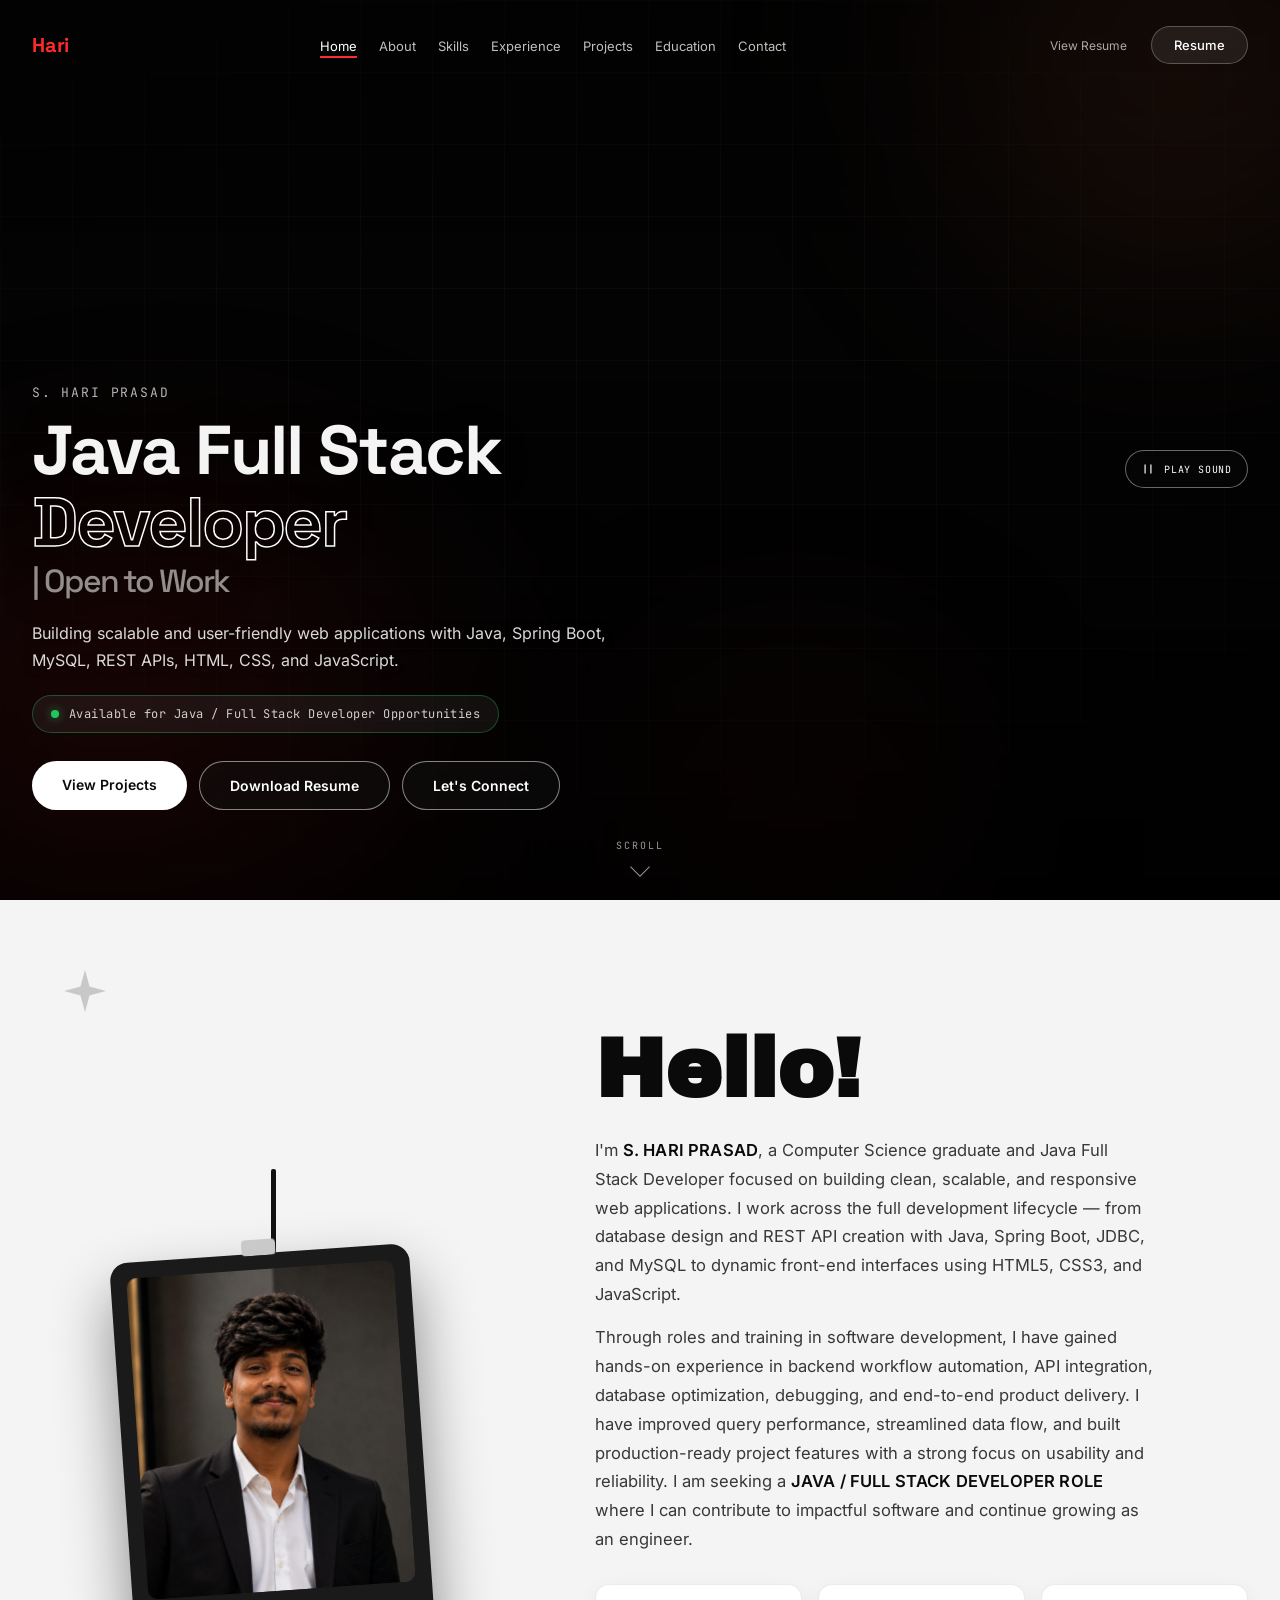
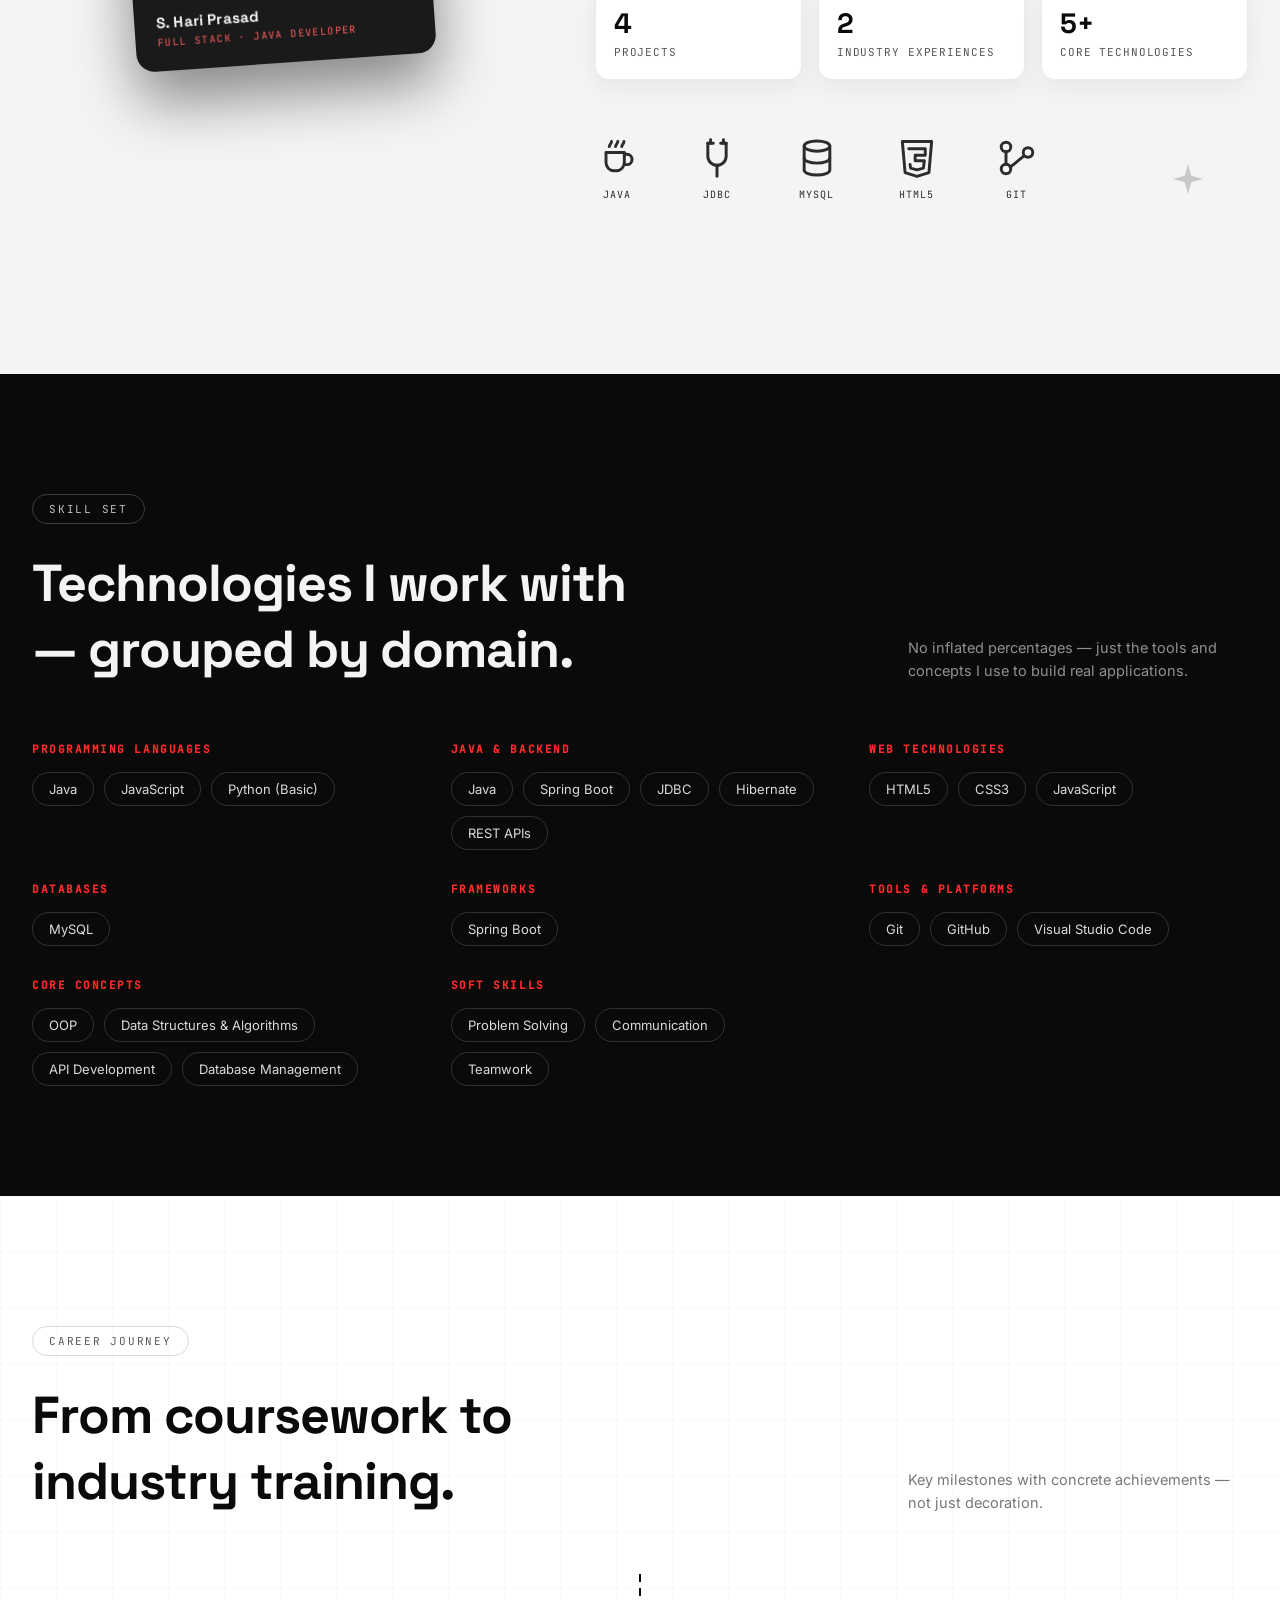
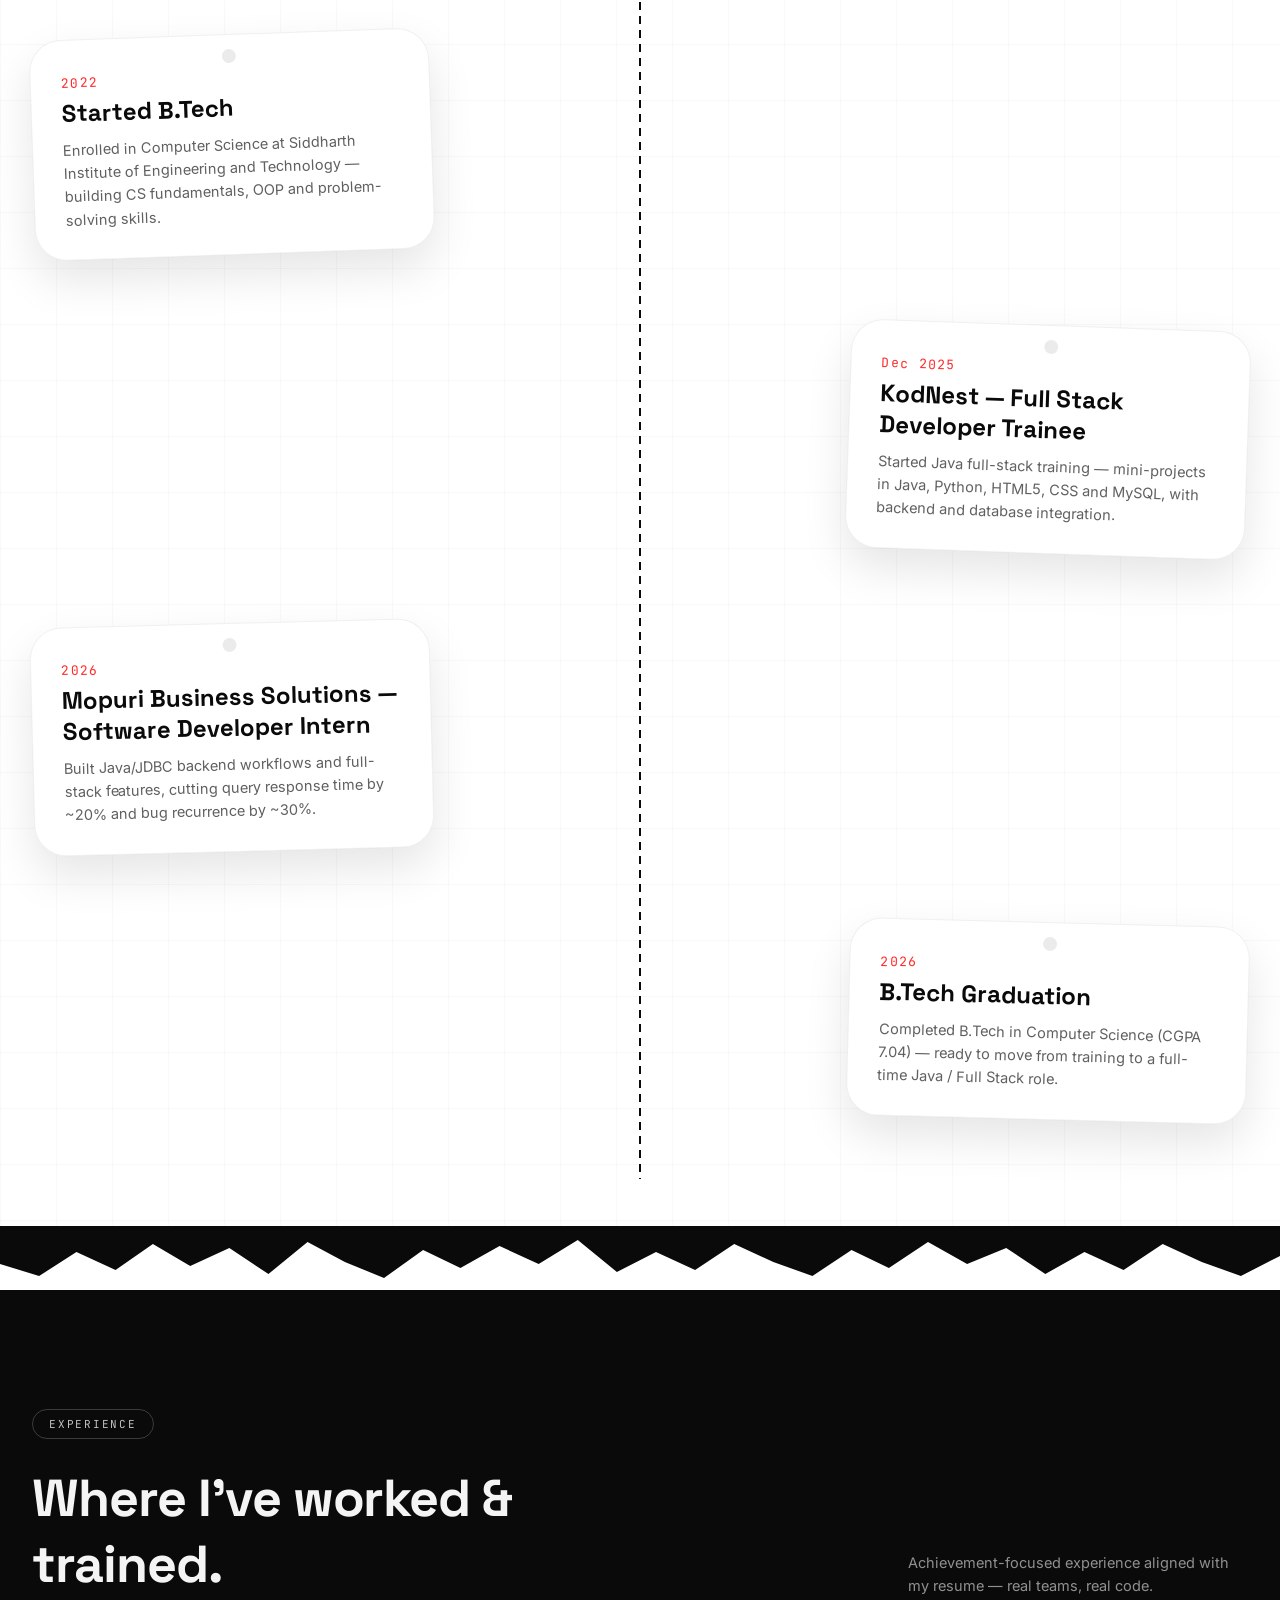
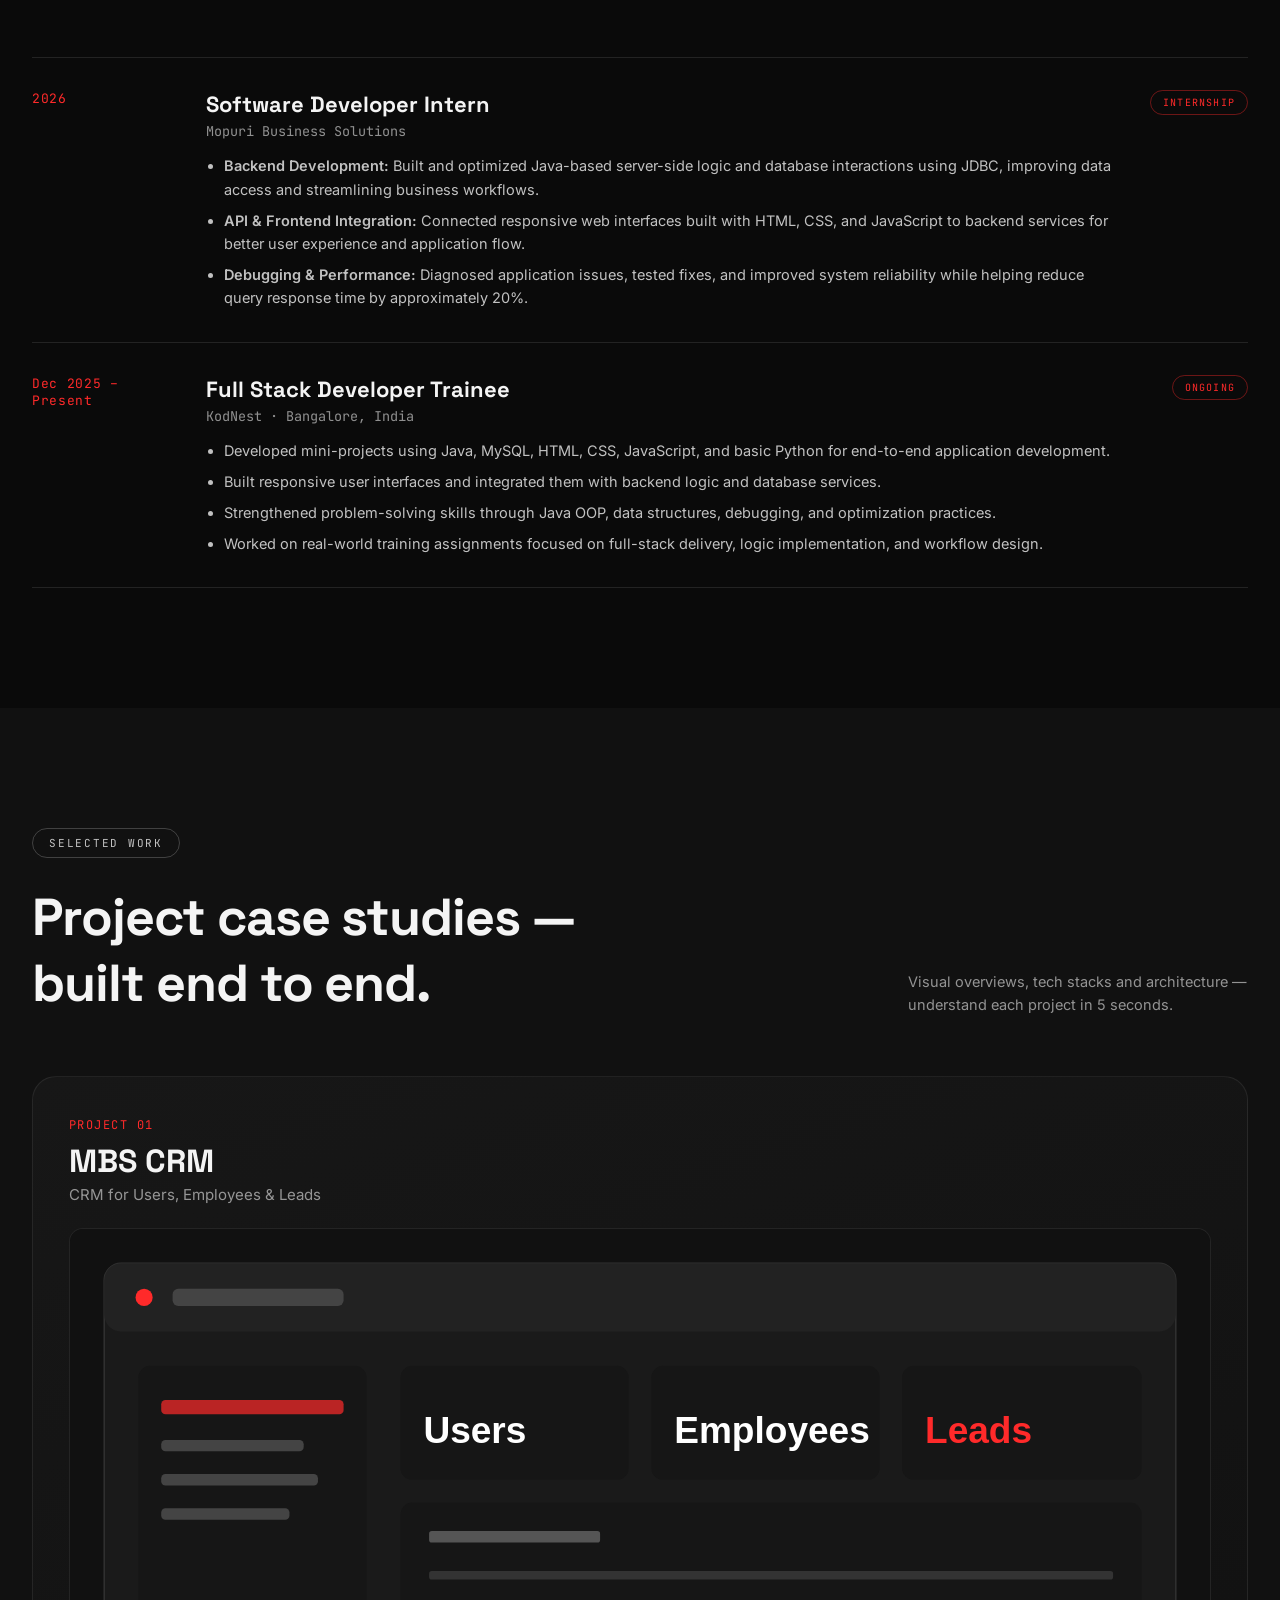
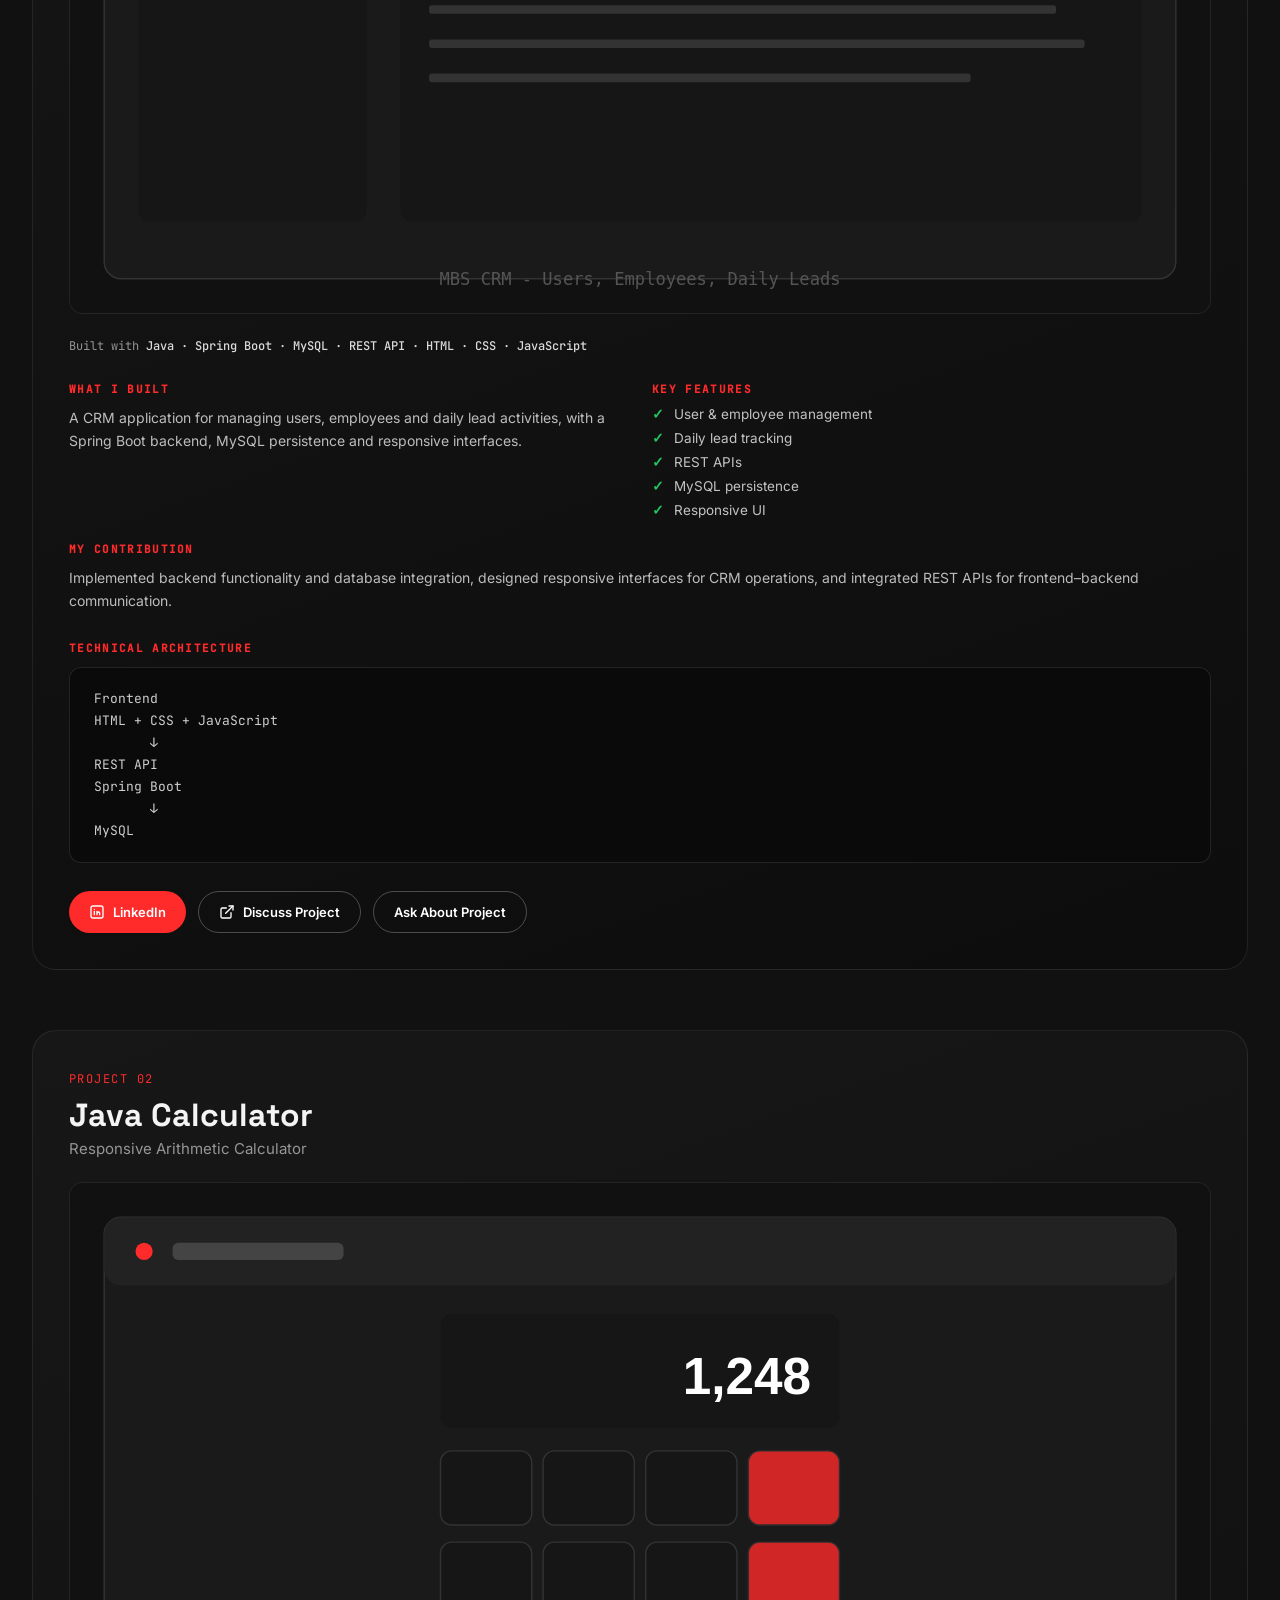
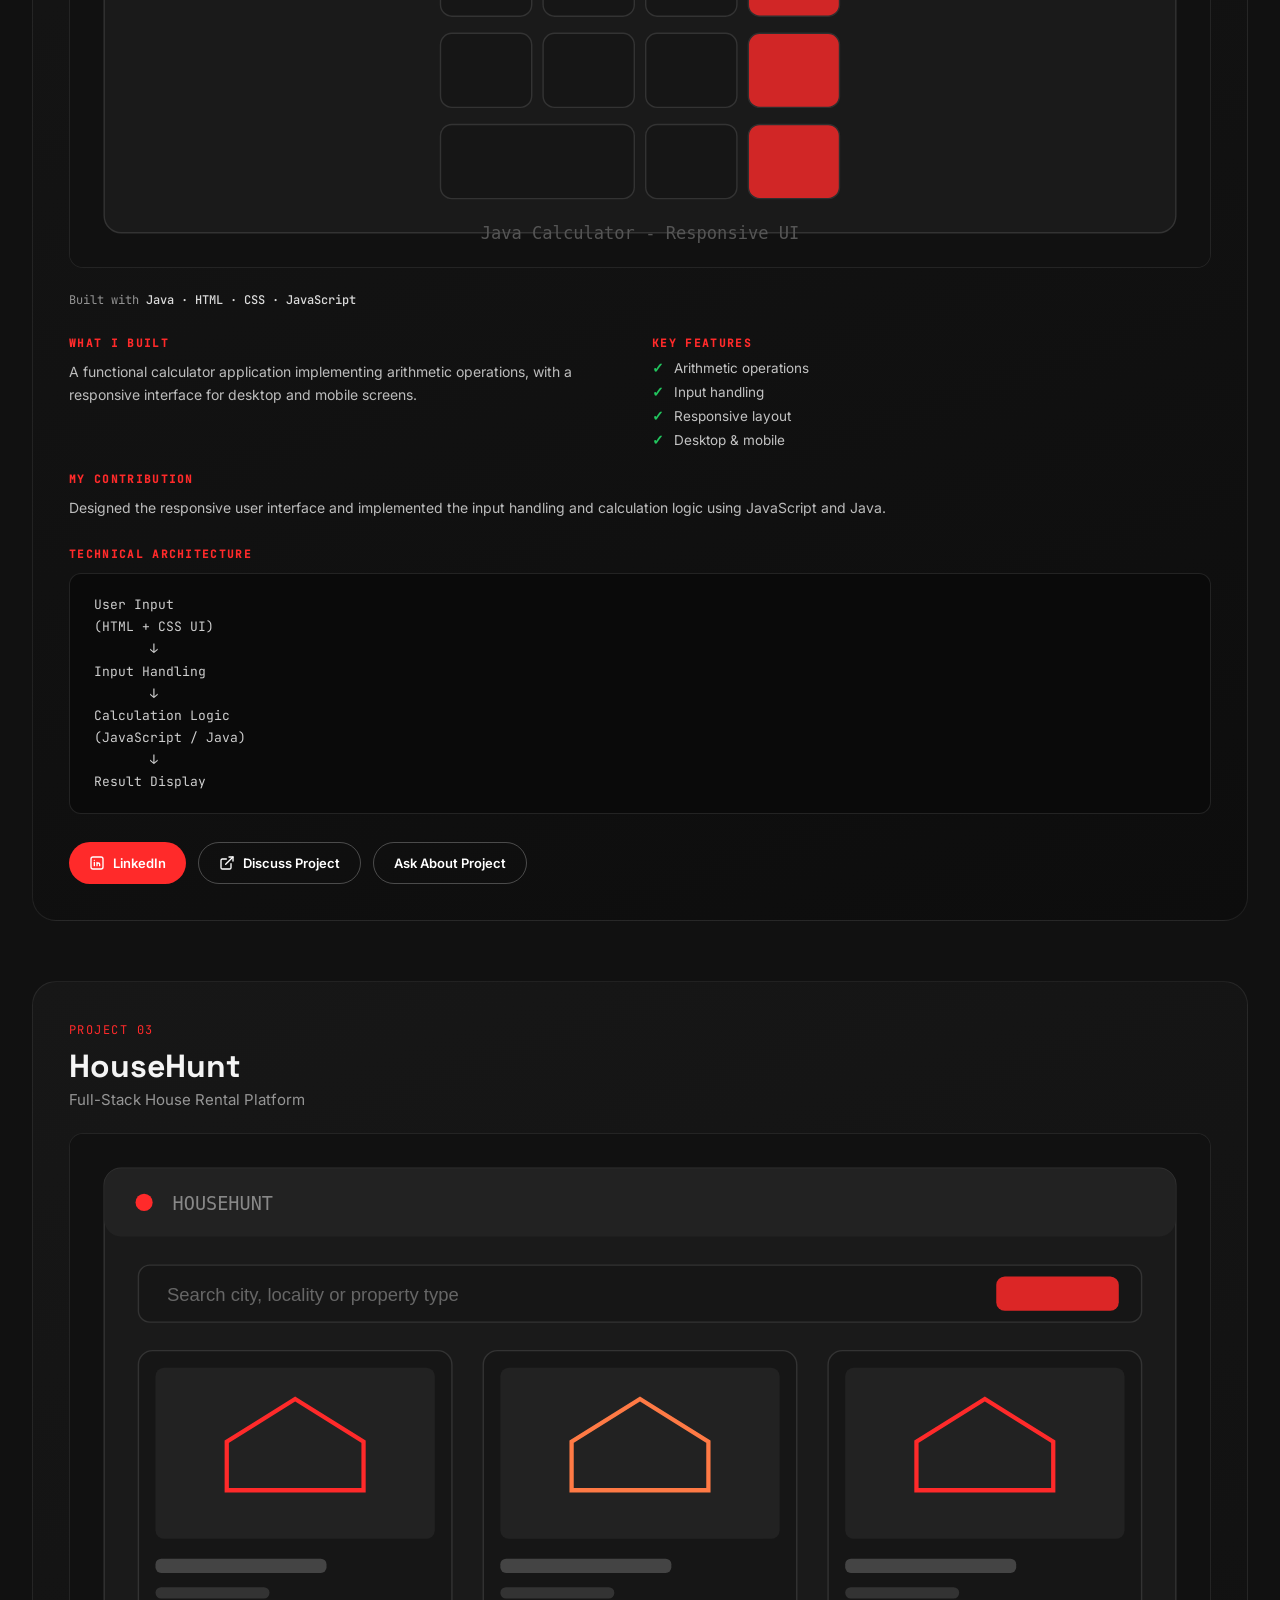
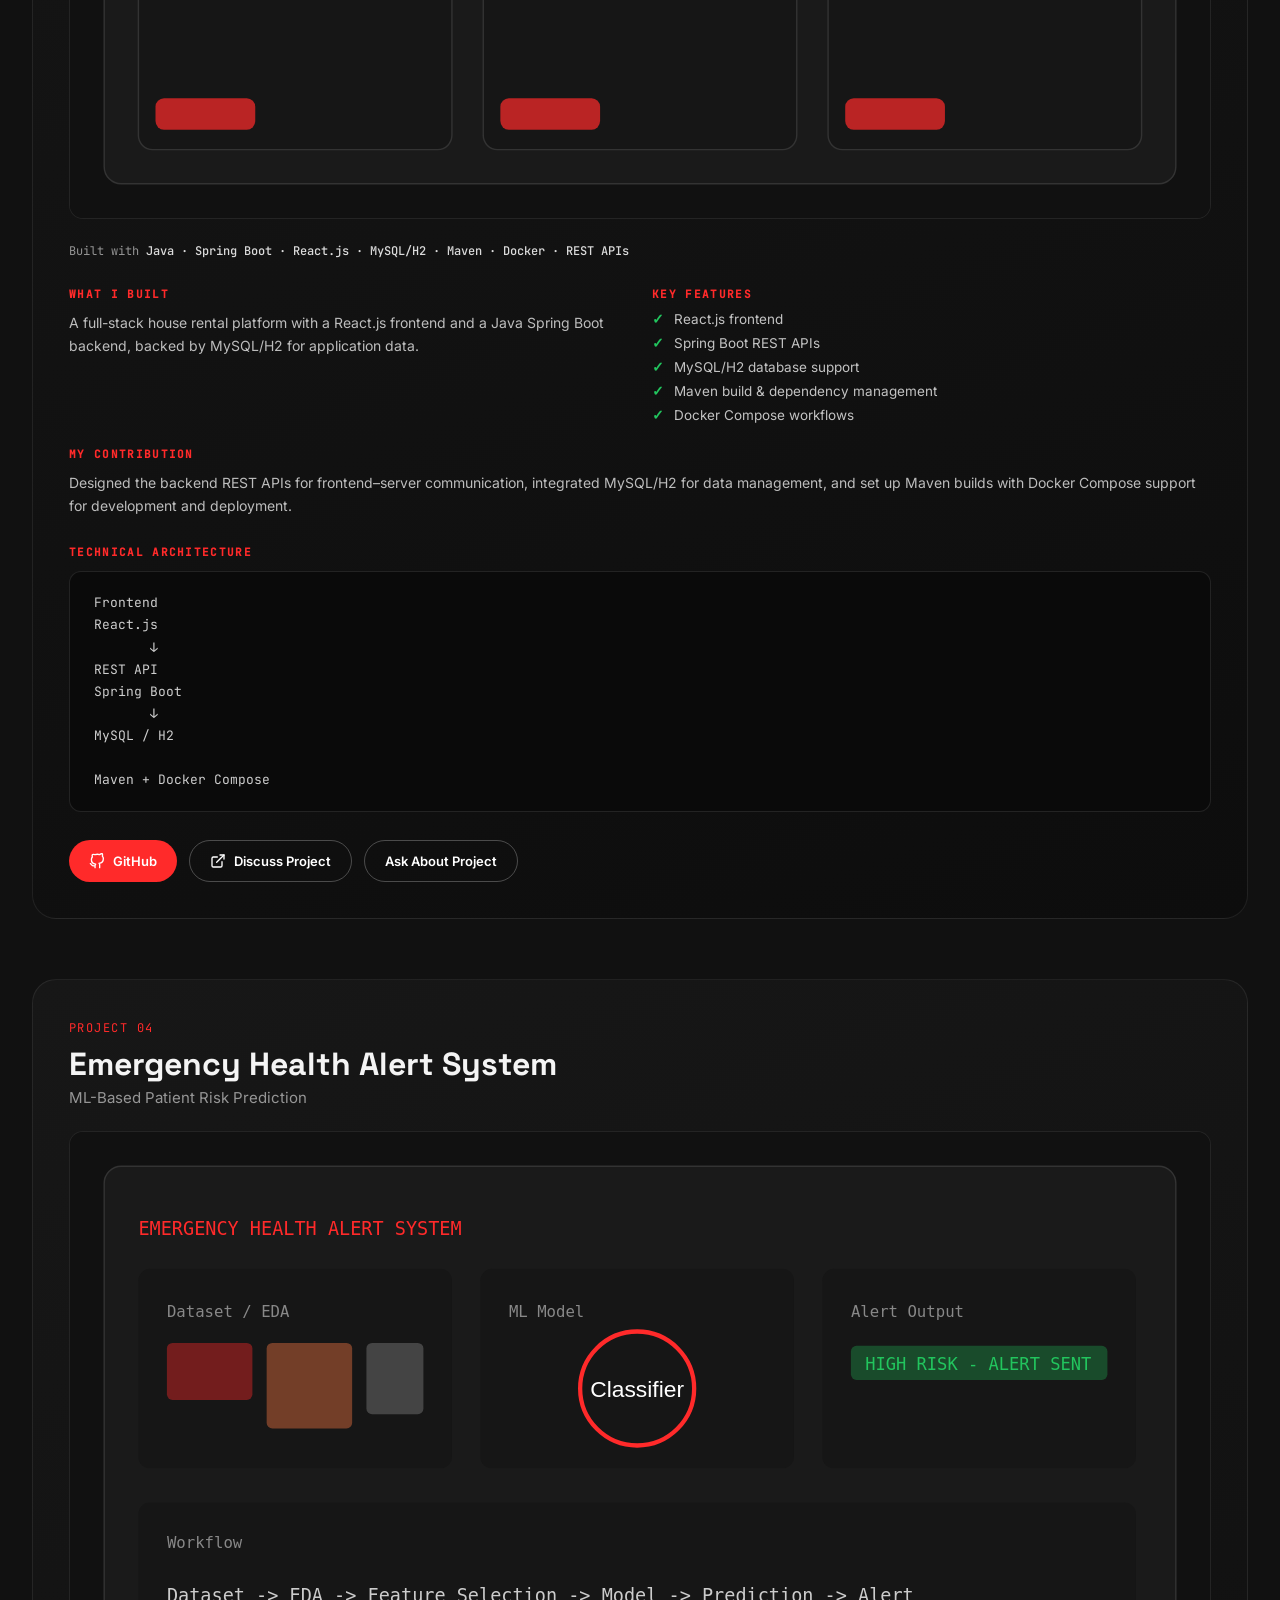
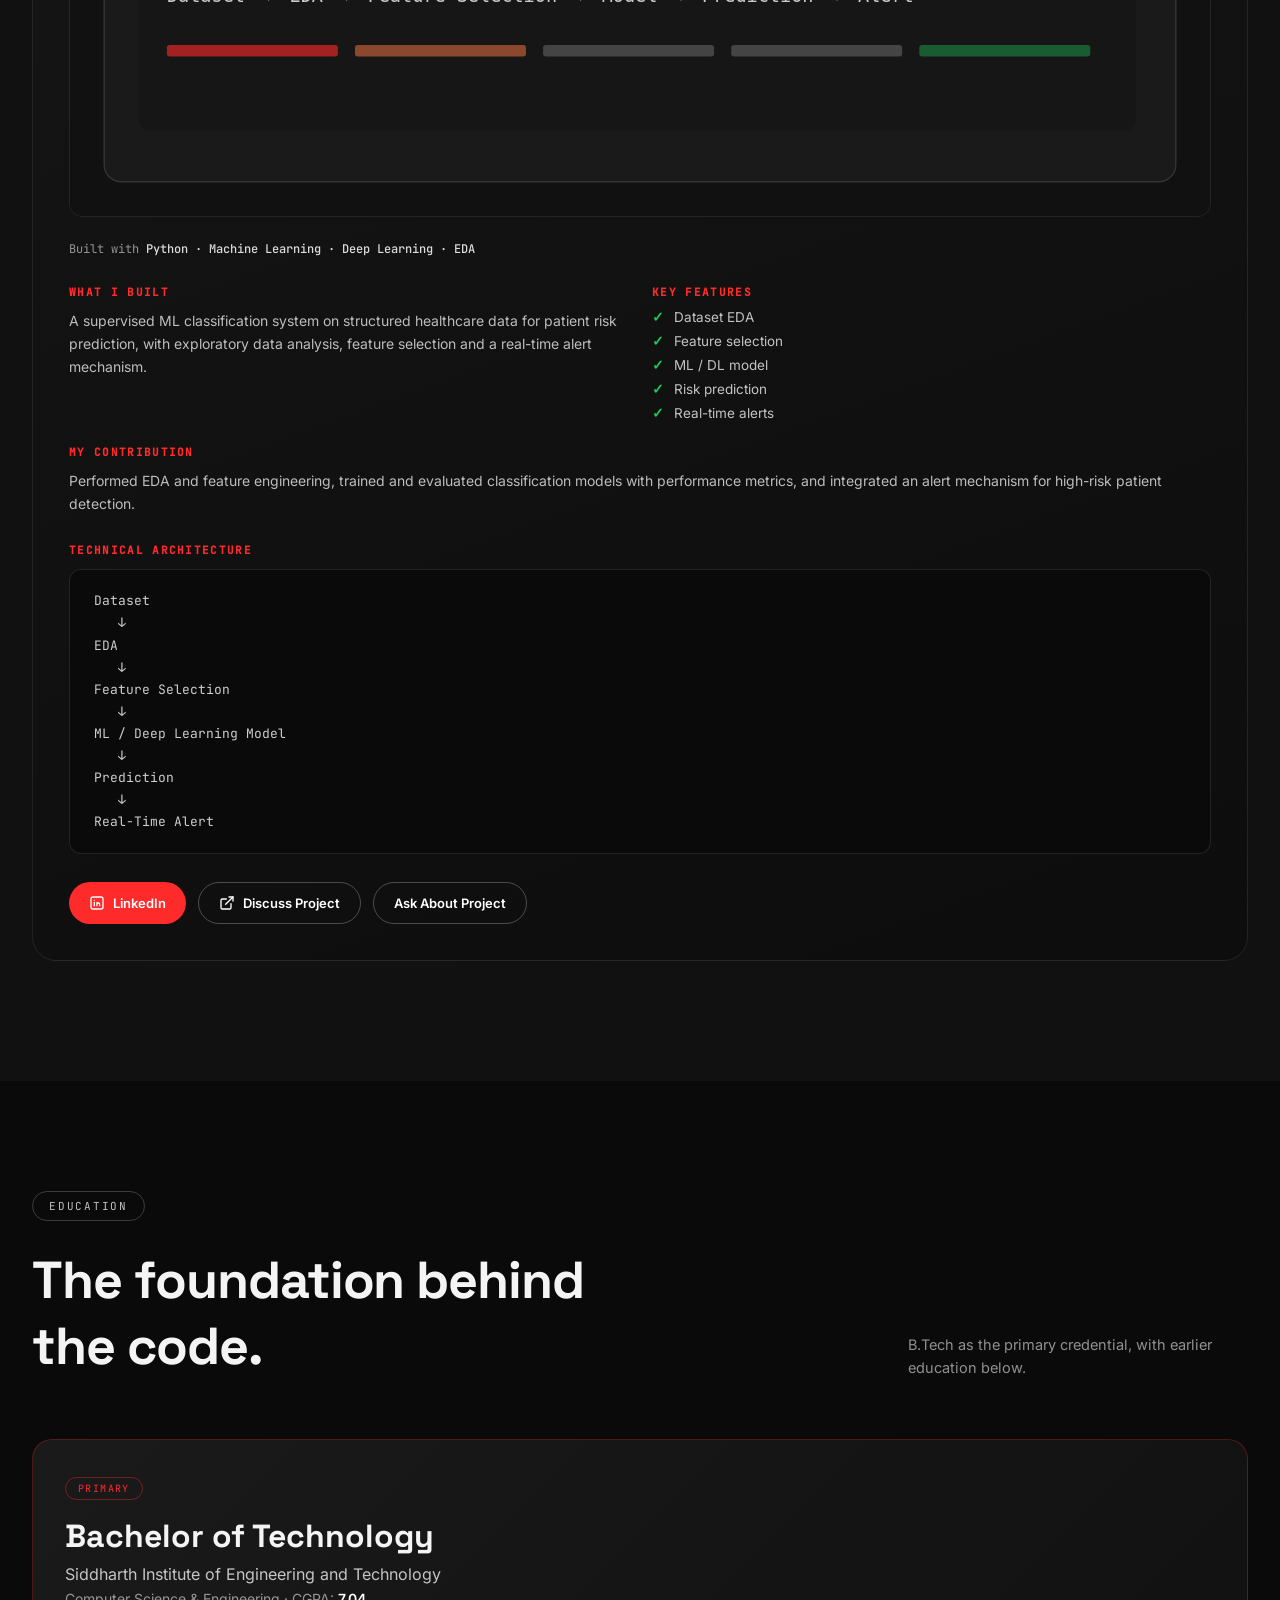
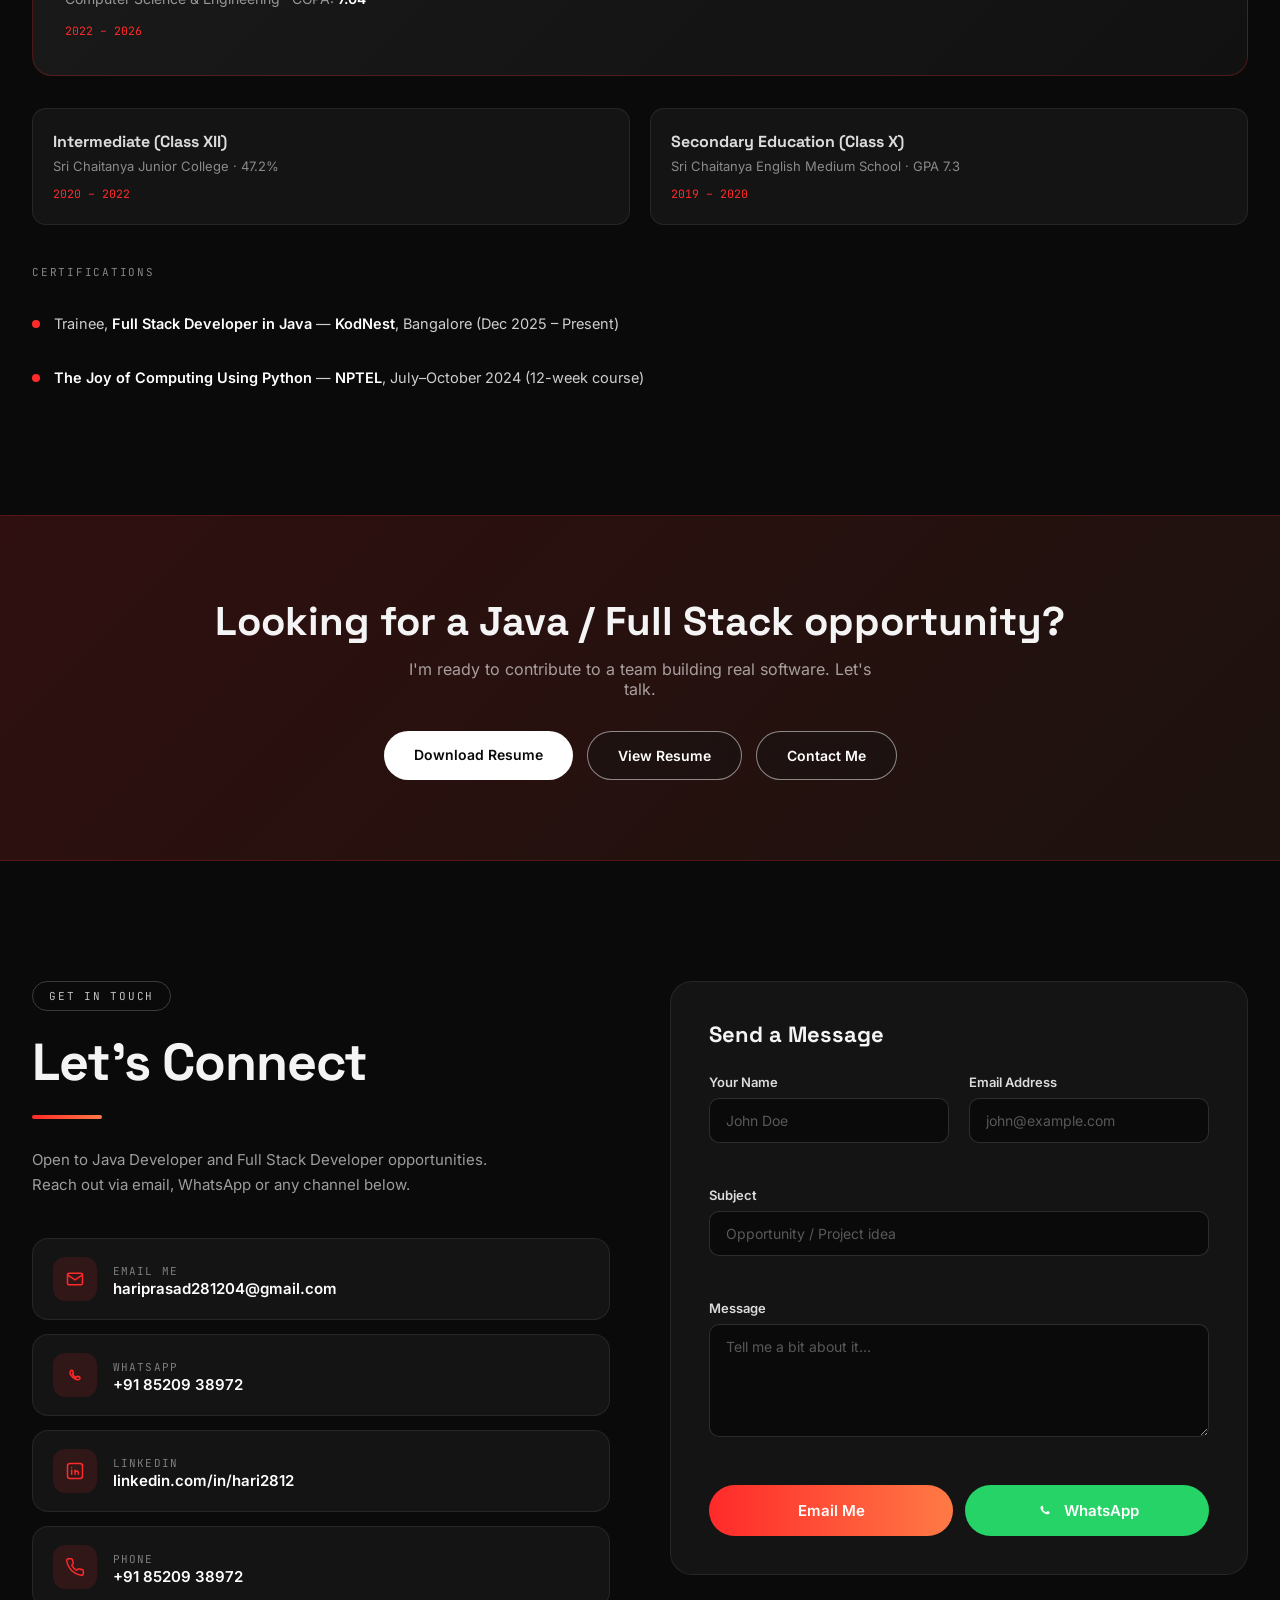
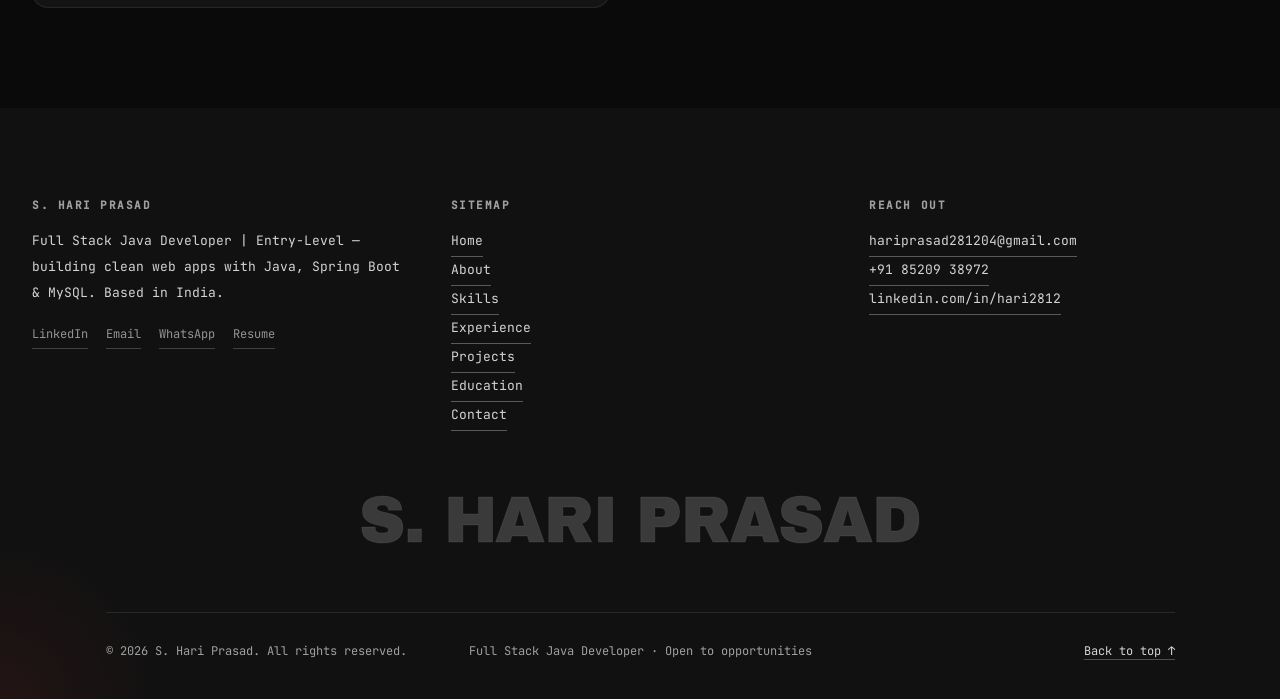
<file: index.html>
<!DOCTYPE html>
<html lang="en">
<head>
<meta charset="UTF-8">
<meta name="viewport" content="width=device-width, initial-scale=1.0">
<title>S. Hari Prasad — Java Full Stack Developer | Open to Opportunities</title>
<meta name="description" content="Portfolio of S. Hari Prasad — Java Full Stack Developer focused on building responsive web applications, REST APIs, and database-driven systems with Java, Spring Boot, MySQL, JDBC, HTML, CSS, and JavaScript.">
<meta name="keywords" content="Java Full Stack Developer, Full Stack Java Developer, Java Developer, Spring Boot, Hibernate, JDBC, MySQL, REST APIs, HTML, CSS, JavaScript, portfolio, Bangalore">
<meta name="author" content="S. Hari Prasad">
<meta name="theme-color" content="#0A0A0A">
<link rel="canonical" href="https://hariprasad.dev/">
<meta property="og:type" content="website">
<meta property="og:title" content="S. Hari Prasad — Full Stack Java Developer">
<meta property="og:description" content="Building responsive web applications and backend systems using Java, Spring Boot, MySQL, REST APIs, HTML, CSS and JavaScript. Open to Full Stack / Java Developer opportunities.">
<meta property="og:image" content="assets/og-image.svg">
<meta property="og:url" content="https://hariprasad.dev/">
<meta name="twitter:card" content="summary_large_image">
<meta name="twitter:title" content="S. Hari Prasad — Full Stack Java Developer">
<meta name="twitter:description" content="Java, SQL, REST APIs, HTML, CSS & JavaScript. Open to Full Stack / Java Developer opportunities.">
<meta name="twitter:image" content="assets/og-image.svg">
<link rel="icon" href="data:image/svg+xml,%3Csvg xmlns='http://www.w3.org/2000/svg' viewBox='0 0 64 64'%3E%3Crect width='64' height='64' rx='14' fill='%23FF2A2A'/%3E%3Ctext x='32' y='45' font-family='Arial Black,Arial' font-size='34' font-weight='900' fill='white' text-anchor='middle'%3EH%3C/text%3E%3C/svg%3E">
<link rel="preload" href="assets/fonts/f17.woff2" as="font" type="font/woff2" crossorigin>
<link rel="stylesheet" href="assets/fonts/fonts.css">
<link rel="stylesheet" href="styles.css">
<script type="application/ld+json">
{
  "@context": "https://schema.org",
  "@type": "Person",
  "name": "S. Hari Prasad",
  "jobTitle": "Full Stack Java Developer",
  "url": "https://hariprasad.dev/",
  "email": "hariprasad281204@gmail.com",
  "telephone": "+918520938972",
  "sameAs": [
    "https://www.linkedin.com/in/hari2812/"
  ],
  "knowsAbout": ["Java", "Spring Boot", "Hibernate", "JDBC", "MySQL", "REST APIs", "HTML", "CSS", "JavaScript", "Git"],
  "alumniOf": {
    "@type": "CollegeOrUniversity",
    "name": "Siddharth Institute of Engineering and Technology"
  }
}
</script>
</head>
<body>

<!-- ================= PRELOADER ================= -->
<div id="preloader" aria-hidden="true">
  <div class="preload-textwrap">
    <span class="preload-ghost">Hari Prasad</span>
    <span class="preload-fill">Hari Prasad</span>
  </div>
</div>

<!-- ================= NAVBAR ================= -->
<header id="navbar">
  <nav class="container nav-inner">
    <a href="#hero" class="nav-logo">Hari</a>
    <ul class="nav-menu">
      <li><a href="#hero" data-nav="hero">Home</a></li>
      <li><a href="#about" data-nav="about">About</a></li>
      <li><a href="#skills" data-nav="skills">Skills</a></li>
      <li><a href="#experience" data-nav="experience">Experience</a></li>
      <li><a href="#projects" data-nav="projects">Projects</a></li>
      <li><a href="#education" data-nav="education">Education</a></li>
      <li><a href="#contact" data-nav="contact">Contact</a></li>
    </ul>
    <div class="nav-actions">
      <a href="assets/Hari_Prasad_Resume.pdf" class="nav-resume-view" target="_blank" rel="noopener">View Resume</a>
      <a href="assets/Hari_Prasad_Resume.pdf" class="hire-btn" download="Hari_Prasad_Resume.pdf">Resume</a>
    </div>
    <button class="nav-burger" id="burgerBtn" aria-label="Open menu" aria-expanded="false">
      <span></span><span></span><span></span>
    </button>
  </nav>
</header>

<div id="mobile-panel" aria-hidden="true">
  <button class="close-btn" id="closeBurger" aria-label="Close menu">&times;</button>
  <ul>
    <li><a href="#hero" data-nav="hero">Home</a></li>
    <li><a href="#about" data-nav="about">About</a></li>
    <li><a href="#skills" data-nav="skills">Skills</a></li>
    <li><a href="#experience" data-nav="experience">Experience</a></li>
    <li><a href="#projects" data-nav="projects">Projects</a></li>
    <li><a href="#education" data-nav="education">Education</a></li>
    <li><a href="#contact" data-nav="contact">Contact</a></li>
    <li><a href="assets/Hari_Prasad_Resume.pdf" target="_blank" rel="noopener">View Resume</a></li>
    <li><a href="assets/Hari_Prasad_Resume.pdf" download="Hari_Prasad_Resume.pdf">Download Resume</a></li>
  </ul>
</div>

<!-- ================= HERO ================= -->
<section id="hero">
  <div class="hero-bg" aria-hidden="true">
    <video class="hero-video" autoplay muted loop playsinline preload="auto" aria-hidden="true">
      <source src="uploads/combined_video.mp4" type="video/mp4">
    </video>
    <div class="hero-orb orb-1"></div>
    <div class="hero-orb orb-2"></div>
    <div class="hero-orb orb-3"></div>
    <div class="hero-grid-bg"></div>
    <div class="hero-scan"></div>
  </div>
  <div class="hero-overlay"></div>
  <button class="hero-video-toggle" id="hero-video-toggle" type="button" aria-label="Play video with sound" aria-pressed="false">
    <svg class="video-icon video-icon-play" viewBox="0 0 24 24" aria-hidden="true"><path d="m8 5 11 7-11 7Z"/></svg>
    <svg class="video-icon video-icon-pause" viewBox="0 0 24 24" aria-hidden="true"><path d="M7 5v14M17 5v14"/></svg>
    <span>Play video</span>
  </button>

  <div class="hero-content container">
    <p class="hero-name">S. Hari Prasad</p>
    <h1 class="hero-heading">
      <span class="line">Java Full Stack</span>
      <span class="line outline-text">Developer</span>
      <span class="line hero-role-sub">| Open to Work</span>
    </h1>
    <p class="hero-sub">
      Building scalable and user-friendly web applications with Java, Spring Boot,
      MySQL, REST APIs, HTML, CSS, and JavaScript.
    </p>
    <div class="hero-status" role="status">
      <span class="status-dot" aria-hidden="true"></span>
      Available for Java / Full Stack Developer Opportunities
    </div>
    <div class="hero-btns">
      <a href="#projects" class="btn-primary magnetic-btn">View Projects</a>
      <a href="assets/Hari_Prasad_Resume.pdf" class="btn-secondary magnetic-btn" download="Hari_Prasad_Resume.pdf">Download Resume</a>
      <a href="#contact" class="btn-secondary magnetic-btn">Let's Connect</a>
    </div>
  </div>

  <div class="scroll-indicator" aria-hidden="true">
    <span>SCROLL</span>
    <div class="scroll-arrow"></div>
  </div>
</section>

<!-- ================= ABOUT ================= -->
<section id="about">
  <svg class="star-deco" style="top:70px; left:5%; width:42px; height:42px;" viewBox="0 0 24 24" fill="currentColor" aria-hidden="true"><path d="M12 0l2.6 9.4L24 12l-9.4 2.6L12 24l-2.6-9.4L0 12l9.4-2.6z"/></svg>
  <svg class="star-deco" style="bottom:180px; right:6%; width:30px; height:30px; animation-delay:1.2s;" viewBox="0 0 24 24" fill="currentColor" aria-hidden="true"><path d="M12 0l2.6 9.4L24 12l-9.4 2.6L12 24l-2.6-9.4L0 12l9.4-2.6z"/></svg>

  <div class="container">
    <div class="about-grid">
      <div class="badge-wrap reveal">
        <div class="lanyard"></div>
        <div class="badge-card tilt-card">
          <div class="badge-clip"></div>
          <div class="badge-photo">
            <img src="assets/profile.jpg" alt="S. Hari Prasad — Full Stack Java Developer" loading="eager" width="268" height="322">
          </div>
          <div class="badge-info">
            <div class="b-name">S. Hari Prasad</div>
            <div class="b-role">Full Stack · Java Developer</div>
          </div>
        </div>
      </div>

      <div class="about-copy reveal">
        <h2>Hello!</h2>
        <p>
          I'm <strong>S. Hari Prasad</strong>, a Computer Science graduate and Java Full Stack
          Developer focused on building clean, scalable, and responsive web applications. I work
          across the full development lifecycle &mdash; from database design and REST API creation
          with Java, Spring Boot, JDBC, and MySQL to dynamic front-end interfaces using HTML5,
          CSS3, and JavaScript.
        </p>
        <p>
          Through roles and training in software development, I have gained hands-on experience in
          backend workflow automation, API integration, database optimization, debugging, and
          end-to-end product delivery. I have improved query performance, streamlined data flow,
          and built production-ready project features with a strong focus on usability and reliability.
          I am seeking a <strong>Java / Full Stack Developer role</strong> where I can contribute to
          impactful software and continue growing as an engineer.
        </p>
        <div class="stat-cards">
          <div class="stat-card">
            <span class="stat-num">4</span>
            <span class="stat-label">Projects</span>
          </div>
          <div class="stat-card">
            <span class="stat-num">2</span>
            <span class="stat-label">Industry Experiences</span>
          </div>
          <div class="stat-card">
            <span class="stat-num">5+</span>
            <span class="stat-label">Core Technologies</span>
          </div>
        </div>
        <div class="tech-row">
          <div class="tlogo">
            <svg viewBox="0 0 24 24" aria-hidden="true"><path d="M6 9h10v5.5A4.5 4.5 0 0 1 11.5 19h-1A4.5 4.5 0 0 1 6 14.5Z"/><path d="M16 10h1.4a2.8 2.8 0 0 1 0 5.6H16"/><path d="M9 3c0 1.2-1.2 1.6-1.2 2.8M12.4 3c0 1.2-1.2 1.6-1.2 2.8M15.8 3c0 1.2-1.2 1.6-1.2 2.8"/></svg>
            <span>JAVA</span>
          </div>
          <div class="tlogo">
            <svg viewBox="0 0 24 24" aria-hidden="true"><path d="M7 4v7a5 5 0 0 0 10 0V4"/><path d="M7 4h3M14 4h3"/><path d="M8.5 2v2M15.5 2v2"/><path d="M12 16v6"/></svg>
            <span>JDBC</span>
          </div>
          <div class="tlogo">
            <svg viewBox="0 0 24 24" aria-hidden="true"><ellipse cx="12" cy="5.5" rx="7" ry="2.8"/><path d="M5 5.5V12c0 1.6 3.1 2.8 7 2.8s7-1.2 7-2.8V5.5"/><path d="M5 12v6.5c0 1.6 3.1 2.8 7 2.8s7-1.2 7-2.8V12"/></svg>
            <span>MYSQL</span>
          </div>
          <div class="tlogo">
            <svg viewBox="0 0 24 24" aria-hidden="true"><path d="M4 3h16l-1.5 17L12 22l-6.5-2Z"/><path d="M7.5 7h9v3.5h-5.5v3H16l-.5 4-3.5 1-3.5-1-.3-2"/></svg>
            <span>HTML5</span>
          </div>
          <div class="tlogo">
            <svg viewBox="0 0 24 24" aria-hidden="true"><circle cx="6" cy="6" r="2.6"/><circle cx="6" cy="18" r="2.6"/><circle cx="18" cy="9" r="2.6"/><path d="M6 8.6v6.8"/><path d="M8.3 17l7.4-6"/></svg>
            <span>GIT</span>
          </div>
        </div>
      </div>
    </div>
  </div>

  <svg class="about-torn" viewBox="0 0 1440 64" preserveAspectRatio="none" aria-hidden="true">
    <path d="M0,0 L1440,0 L1440,26 L1402,40 L1366,18 L1326,48 L1286,24 L1244,44 L1200,16 L1162,38 L1120,22 L1078,50 L1034,26 L994,42 L952,18 L910,36 L866,52 L824,24 L780,40 L738,16 L694,46 L652,26 L608,40 L564,14 L524,34 L480,50 L436,20 L394,38 L350,16 L308,46 L266,24 L224,42 L180,18 L138,36 L94,50 L52,22 L26,34 L0,20 Z"></path>
  </svg>
</section>

<!-- ================= SKILLS ================= -->
<section id="skills">
  <div class="container">
    <div class="reveal">
      <span class="section-eyebrow">Skill set</span>
      <div class="section-head">
        <h2 class="section-title">Technologies I work with — grouped by domain.</h2>
        <p class="section-note">No inflated percentages — just the tools and concepts I use to
          build real applications.</p>
      </div>
    </div>

    <div class="skill-categories">
      <div class="skill-cat reveal">
        <h4>Programming Languages</h4>
        <div class="tag-row">
          <span class="tag">Java</span>
          <span class="tag">JavaScript</span>
          <span class="tag">Python (Basic)</span>
        </div>
      </div>
      <div class="skill-cat reveal">
        <h4>Java &amp; Backend</h4>
        <div class="tag-row">
          <span class="tag">Java</span>
          <span class="tag">Spring Boot</span>
          <span class="tag">JDBC</span>
          <span class="tag">Hibernate</span>
          <span class="tag">REST APIs</span>
        </div>
      </div>
      <div class="skill-cat reveal">
        <h4>Web Technologies</h4>
        <div class="tag-row">
          <span class="tag">HTML5</span>
          <span class="tag">CSS3</span>
          <span class="tag">JavaScript</span>
        </div>
      </div>
      <div class="skill-cat reveal">
        <h4>Databases</h4>
        <div class="tag-row">
          <span class="tag">MySQL</span>
        </div>
      </div>
      <div class="skill-cat reveal">
        <h4>Frameworks</h4>
        <div class="tag-row">
          <span class="tag">Spring Boot</span>
        </div>
      </div>
      <div class="skill-cat reveal">
        <h4>Tools &amp; Platforms</h4>
        <div class="tag-row">
          <span class="tag">Git</span>
          <span class="tag">GitHub</span>
          <span class="tag">Visual Studio Code</span>
        </div>
      </div>
      <div class="skill-cat reveal">
        <h4>Core Concepts</h4>
        <div class="tag-row">
          <span class="tag">OOP</span>
          <span class="tag">Data Structures &amp; Algorithms</span>
          <span class="tag">API Development</span>
          <span class="tag">Database Management</span>
        </div>
      </div>
      <div class="skill-cat reveal">
        <h4>Soft Skills</h4>
        <div class="tag-row">
          <span class="tag">Problem Solving</span>
          <span class="tag">Communication</span>
          <span class="tag">Teamwork</span>
        </div>
      </div>
    </div>
  </div>
</section>

<!-- ================= JOURNEY ================= -->
<section id="journey">
  <div class="grid-bg" aria-hidden="true"></div>
  <div class="container">
    <div class="reveal">
      <span class="section-eyebrow">Career journey</span>
      <div class="section-head">
        <h2 class="section-title">From coursework to industry training.</h2>
        <p class="section-note">Key milestones with concrete achievements — not just decoration.</p>
      </div>
    </div>

    <div class="timeline-track">
      <div class="track-line"></div>
      <div class="journey-cards">
        <div class="jcard reveal">
          <div class="jyear">2022</div>
          <h3>Started B.Tech</h3>
          <p>Enrolled in Computer Science at Siddharth Institute of Engineering and Technology &mdash; building CS fundamentals, OOP and problem-solving skills.</p>
        </div>
        <div class="jcard reveal">
          <div class="jyear">Dec 2025</div>
          <h3>KodNest &mdash; Full Stack Developer Trainee</h3>
          <p>Started Java full-stack training &mdash; mini-projects in Java, Python, HTML5, CSS and MySQL, with backend and database integration.</p>
        </div>
        <div class="jcard reveal">
          <div class="jyear">2026</div>
          <h3>Mopuri Business Solutions &mdash; Software Developer Intern</h3>
          <p>Built Java/JDBC backend workflows and full-stack features, cutting query response time by ~20% and bug recurrence by ~30%.</p>
        </div>
        <div class="jcard reveal">
          <div class="jyear">2026</div>
          <h3>B.Tech Graduation</h3>
          <p>Completed B.Tech in Computer Science (CGPA 7.04) &mdash; ready to move from training to a full-time Java / Full Stack role.</p>
        </div>
      </div>
    </div>
  </div>

  <svg class="exp-torn" viewBox="0 0 1440 64" preserveAspectRatio="none" aria-hidden="true" style="position:absolute; bottom:-1px; left:0;">
    <path d="M0,64 L0,38 L44,50 L86,26 L130,44 L172,18 L214,40 L258,22 L302,48 L346,16 L388,36 L432,52 L476,24 L518,42 L562,20 L606,38 L650,14 L694,46 L738,26 L782,44 L826,18 L870,36 L914,50 L958,24 L1000,42 L1044,16 L1088,38 L1132,22 L1176,48 L1220,26 L1264,44 L1308,18 L1352,36 L1396,50 L1440,30 L1440,64 Z"></path>
  </svg>
</section>

<!-- ================= EXPERIENCE ================= -->
<section id="experience">
  <div class="container">
    <div class="reveal">
      <span class="section-eyebrow">Experience</span>
      <div class="section-head">
        <h2 class="section-title">Where I've worked &amp; trained.</h2>
        <p class="section-note">Achievement-focused experience aligned with my resume — real teams, real code.</p>
      </div>
    </div>

    <div class="exp-list">
      <div class="exp-row reveal">
        <div class="exp-year">2026</div>
        <div class="exp-body">
          <h3>Software Developer Intern</h3>
          <div class="exp-org">Mopuri Business Solutions</div>
          <ul>
            <li><strong>Backend Development:</strong> Built and optimized Java-based server-side logic and database interactions using JDBC, improving data access and streamlining business workflows.</li>
            <li><strong>API &amp; Frontend Integration:</strong> Connected responsive web interfaces built with HTML, CSS, and JavaScript to backend services for better user experience and application flow.</li>
            <li><strong>Debugging &amp; Performance:</strong> Diagnosed application issues, tested fixes, and improved system reliability while helping reduce query response time by approximately 20%.</li>
          </ul>
        </div>
        <span class="exp-badge">Internship</span>
      </div>

      <div class="exp-row reveal">
        <div class="exp-year">Dec 2025 &ndash; Present</div>
        <div class="exp-body">
          <h3>Full Stack Developer Trainee</h3>
          <div class="exp-org">KodNest &middot; Bangalore, India</div>
          <ul>
            <li>Developed mini-projects using Java, MySQL, HTML, CSS, JavaScript, and basic Python for end-to-end application development.</li>
            <li>Built responsive user interfaces and integrated them with backend logic and database services.</li>
            <li>Strengthened problem-solving skills through Java OOP, data structures, debugging, and optimization practices.</li>
            <li>Worked on real-world training assignments focused on full-stack delivery, logic implementation, and workflow design.</li>
          </ul>
        </div>
        <span class="exp-badge">Ongoing</span>
      </div>
    </div>
  </div>
</section>

<!-- ================= PROJECTS ================= -->
<section id="projects">
  <div class="container">
    <div class="reveal">
      <span class="section-eyebrow">Selected work</span>
      <div class="section-head">
        <h2 class="section-title">Project case studies — built end to end.</h2>
        <p class="section-note">Visual overviews, tech stacks and architecture — understand each
          project in 5 seconds.</p>
      </div>
    </div>

    <div class="case-studies">
            <!-- PROJECT 01 -->
      <article class="case-study reveal">
        <div class="case-header">
          <span class="case-num">PROJECT 01</span>
          <h3>MBS CRM</h3>
          <p class="case-subtitle">CRM for Users, Employees &amp; Leads</p>
        </div>
        <div class="case-image-wrap">
          <img src="assets/projects/crm-preview.svg" alt="MBS CRM dashboard showing users, employees and daily lead activity" loading="lazy" width="800" height="480" class="case-image">
        </div>
        <div class="case-built">Built with <strong>Java &middot; Spring Boot &middot; MySQL &middot; REST API &middot; HTML &middot; CSS &middot; JavaScript</strong></div>

        <div class="case-grid">
          <div class="case-block">
            <h4>What I built</h4>
            <p>A CRM application for managing users, employees and daily lead activities, with a Spring Boot backend, MySQL persistence and responsive interfaces.</p>
          </div>
          <div class="case-block">
            <h4>Key features</h4>
            <ul class="feat-checks">
              <li>User &amp; employee management</li>
              <li>Daily lead tracking</li>
              <li>REST APIs</li>
              <li>MySQL persistence</li>
              <li>Responsive UI</li>
            </ul>
          </div>
          <div class="case-block case-full">
            <h4>My contribution</h4>
            <p>Implemented backend functionality and database integration, designed responsive interfaces for CRM operations, and integrated REST APIs for frontend&ndash;backend communication.</p>
          </div>
        </div>

        <div class="arch-diagram">
          <h4>Technical Architecture</h4>
          <pre class="arch-flow" aria-label="MBS CRM architecture diagram"><code>Frontend
HTML + CSS + JavaScript
       ↓
REST API
Spring Boot
       ↓
MySQL</code></pre>
        </div>

        <div class="case-actions">
          <a href="https://www.linkedin.com/in/hari2812/" class="case-btn" target="_blank" rel="noopener">
            <svg viewBox="0 0 24 24" aria-hidden="true"><rect x="3" y="3" width="18" height="18" rx="3"/><path d="M8 11v5M8 8v.01M12 16v-5M12 14c0-1.1.9-2 2-2s2 .9 2 2v2"/></svg>
            LinkedIn
          </a>
          <a href="#contact" class="case-btn case-btn-outline">
            <svg viewBox="0 0 24 24" aria-hidden="true"><path d="M18 13v6a2 2 0 0 1-2 2H5a2 2 0 0 1-2-2V8a2 2 0 0 1 2-2h6"/><path d="M15 3h6v6"/><path d="M10 14 21 3"/></svg>
            Discuss Project
          </a>
          <a href="#contact" class="case-btn case-btn-outline">Ask About Project</a>
        </div>
      </article>

      <!-- PROJECT 02 -->
      <article class="case-study reveal">
        <div class="case-header">
          <span class="case-num">PROJECT 02</span>
          <h3>Java Calculator</h3>
          <p class="case-subtitle">Responsive Arithmetic Calculator</p>
        </div>
        <div class="case-image-wrap">
          <img src="assets/projects/calculator-preview.svg" alt="Java Calculator interface with number keypad and arithmetic operations" loading="lazy" width="800" height="480" class="case-image">
        </div>
        <div class="case-built">Built with <strong>Java &middot; HTML &middot; CSS &middot; JavaScript</strong></div>

        <div class="case-grid">
          <div class="case-block">
            <h4>What I built</h4>
            <p>A functional calculator application implementing arithmetic operations, with a responsive interface for desktop and mobile screens.</p>
          </div>
          <div class="case-block">
            <h4>Key features</h4>
            <ul class="feat-checks">
              <li>Arithmetic operations</li>
              <li>Input handling</li>
              <li>Responsive layout</li>
              <li>Desktop &amp; mobile</li>
            </ul>
          </div>
          <div class="case-block case-full">
            <h4>My contribution</h4>
            <p>Designed the responsive user interface and implemented the input handling and calculation logic using JavaScript and Java.</p>
          </div>
        </div>

        <div class="arch-diagram">
          <h4>Technical Architecture</h4>
          <pre class="arch-flow" aria-label="Java Calculator architecture diagram"><code>User Input
(HTML + CSS UI)
       ↓
Input Handling
       ↓
Calculation Logic
(JavaScript / Java)
       ↓
Result Display</code></pre>
        </div>

        <div class="case-actions">
          <a href="https://www.linkedin.com/in/hari2812/" class="case-btn" target="_blank" rel="noopener">
            <svg viewBox="0 0 24 24" aria-hidden="true"><rect x="3" y="3" width="18" height="18" rx="3"/><path d="M8 11v5M8 8v.01M12 16v-5M12 14c0-1.1.9-2 2-2s2 .9 2 2v2"/></svg>
            LinkedIn
          </a>
          <a href="#contact" class="case-btn case-btn-outline">
            <svg viewBox="0 0 24 24" aria-hidden="true"><path d="M18 13v6a2 2 0 0 1-2 2H5a2 2 0 0 1-2-2V8a2 2 0 0 1 2-2h6"/><path d="M15 3h6v6"/><path d="M10 14 21 3"/></svg>
            Discuss Project
          </a>
          <a href="#contact" class="case-btn case-btn-outline">Ask About Project</a>
        </div>
      </article>

      <!-- PROJECT 03 -->
      <article class="case-study reveal">
        <div class="case-header">
          <span class="case-num">PROJECT 03</span>
          <h3>HouseHunt</h3>
          <p class="case-subtitle">Full-Stack House Rental Platform</p>
        </div>
        <div class="case-image-wrap">
          <img src="assets/projects/househunt-preview.svg" alt="HouseHunt house rental platform showing a property search bar and listing cards" loading="lazy" width="800" height="480" class="case-image">
        </div>
        <div class="case-built">Built with <strong>Java &middot; Spring Boot &middot; React.js &middot; MySQL/H2 &middot; Maven &middot; Docker &middot; REST APIs</strong></div>

        <div class="case-grid">
          <div class="case-block">
            <h4>What I built</h4>
            <p>A full-stack house rental platform with a React.js frontend and a Java Spring Boot backend, backed by MySQL/H2 for application data.</p>
          </div>
          <div class="case-block">
            <h4>Key features</h4>
            <ul class="feat-checks">
              <li>React.js frontend</li>
              <li>Spring Boot REST APIs</li>
              <li>MySQL/H2 database support</li>
              <li>Maven build &amp; dependency management</li>
              <li>Docker Compose workflows</li>
            </ul>
          </div>
          <div class="case-block case-full">
            <h4>My contribution</h4>
            <p>Designed the backend REST APIs for frontend&ndash;server communication, integrated MySQL/H2 for data management, and set up Maven builds with Docker Compose support for development and deployment.</p>
          </div>
        </div>

        <div class="arch-diagram">
          <h4>Technical Architecture</h4>
          <pre class="arch-flow" aria-label="HouseHunt architecture diagram"><code>Frontend
React.js
       ↓
REST API
Spring Boot
       ↓
MySQL / H2

Maven + Docker Compose</code></pre>
        </div>

        <div class="case-actions">
          <a href="https://github.com/Hariprasad2812/HouseHunt" class="case-btn" target="_blank" rel="noopener">
            <svg viewBox="0 0 24 24" aria-hidden="true"><path d="M9 19c-5 1.5-5-2.5-7-3m14 6v-3.9a3.4 3.4 0 0 0-.9-2.6c3.1-.3 6.4-1.5 6.4-7a5.4 5.4 0 0 0-1.5-3.8 5 5 0 0 0-.1-3.7s-1.2-.4-3.9 1.4a13.4 13.4 0 0 0-7 0C6.4 1.9 5.2 2.3 5.2 2.3a5 5 0 0 0-.1 3.7A5.4 5.4 0 0 0 3.6 9.8c0 5.4 3.3 6.6 6.4 7a3.4 3.4 0 0 0-.9 2.6V22"/></svg>
            GitHub
          </a>
          <a href="#contact" class="case-btn case-btn-outline">
            <svg viewBox="0 0 24 24" aria-hidden="true"><path d="M18 13v6a2 2 0 0 1-2 2H5a2 2 0 0 1-2-2V8a2 2 0 0 1 2-2h6"/><path d="M15 3h6v6"/><path d="M10 14 21 3"/></svg>
            Discuss Project
          </a>
          <a href="#contact" class="case-btn case-btn-outline">Ask About Project</a>
        </div>
      </article>

      <!-- PROJECT 04 -->
      <article class="case-study reveal">
        <div class="case-header">
          <span class="case-num">PROJECT 04</span>
          <h3>Emergency Health Alert System</h3>
          <p class="case-subtitle">ML-Based Patient Risk Prediction</p>
        </div>
        <div class="case-image-wrap">
          <img src="assets/projects/health-alert-preview.svg" alt="Emergency Health Alert System showing EDA, model workflow and alert output" loading="lazy" width="800" height="480" class="case-image">
        </div>
        <div class="case-built">Built with <strong>Python · Machine Learning · Deep Learning · EDA</strong></div>

        <div class="case-grid">
          <div class="case-block">
            <h4>What I built</h4>
            <p>A supervised ML classification system on structured healthcare data for patient risk prediction, with exploratory data analysis, feature selection and a real-time alert mechanism.</p>
          </div>
          <div class="case-block">
            <h4>Key features</h4>
            <ul class="feat-checks">
              <li>Dataset EDA</li>
              <li>Feature selection</li>
              <li>ML / DL model</li>
              <li>Risk prediction</li>
              <li>Real-time alerts</li>
            </ul>
          </div>
          <div class="case-block case-full">
            <h4>My contribution</h4>
            <p>Performed EDA and feature engineering, trained and evaluated classification models with performance metrics, and integrated an alert mechanism for high-risk patient detection.</p>
          </div>
        </div>

        <div class="arch-diagram">
          <h4>Technical Architecture</h4>
          <pre class="arch-flow" aria-label="Health Alert System architecture diagram"><code>Dataset
   ↓
EDA
   ↓
Feature Selection
   ↓
ML / Deep Learning Model
   ↓
Prediction
   ↓
Real-Time Alert</code></pre>
        </div>

        <div class="case-actions">
          <a href="https://www.linkedin.com/in/hari2812/" class="case-btn" target="_blank" rel="noopener">
            <svg viewBox="0 0 24 24" aria-hidden="true"><rect x="3" y="3" width="18" height="18" rx="3"/><path d="M8 11v5M8 8v.01M12 16v-5M12 14c0-1.1.9-2 2-2s2 .9 2 2v2"/></svg>
            LinkedIn
          </a>
          <a href="#contact" class="case-btn case-btn-outline">
            <svg viewBox="0 0 24 24" aria-hidden="true"><path d="M18 13v6a2 2 0 0 1-2 2H5a2 2 0 0 1-2-2V8a2 2 0 0 1 2-2h6"/><path d="M15 3h6v6"/><path d="M10 14 21 3"/></svg>
            Discuss Project
          </a>
          <a href="#contact" class="case-btn case-btn-outline">Ask About Project</a>
        </div>
      </article>
    </div>
  </div>
</section>

<!-- ================= EDUCATION ================= -->
<section id="education">
  <div class="container">
    <div class="reveal">
      <span class="section-eyebrow">Education</span>
      <div class="section-head">
        <h2 class="section-title">The foundation behind the code.</h2>
        <p class="section-note">B.Tech as the primary credential, with earlier education below.</p>
      </div>
    </div>

    <div class="edu-layout">
      <div class="edu-primary reveal">
        <div class="edu-primary-badge">Primary</div>
        <h3>Bachelor of Technology</h3>
        <p class="edu-inst">Siddharth Institute of Engineering and Technology</p>
        <p class="edu-detail">Computer Science &amp; Engineering · CGPA: <strong>7.04</strong></p>
        <span class="edu-yr">2022 – 2026</span>
      </div>

      <div class="edu-secondary-grid reveal">
        <div class="edu-secondary">
          <h4>Intermediate (Class XII)</h4>
          <p>Sri Chaitanya Junior College · 47.2%</p>
          <span class="edu-yr">2020 – 2022</span>
        </div>
        <div class="edu-secondary">
          <h4>Secondary Education (Class X)</h4>
          <p>Sri Chaitanya English Medium School · GPA 7.3</p>
          <span class="edu-yr">2019 – 2020</span>
        </div>
      </div>

      <div class="edu-certs reveal">
        <div class="col-label">Certifications</div>
        <div class="cert-item">
          <span class="cert-dot"></span>
          <p>Trainee, <strong>Full Stack Developer in Java</strong> — <strong>KodNest</strong>, Bangalore (Dec 2025 – Present)</p>
        </div>
        <div class="cert-item">
          <span class="cert-dot"></span>
          <p><strong>The Joy of Computing Using Python</strong> — <strong>NPTEL</strong>, July–October 2024 (12-week course)</p>
        </div>
      </div>
    </div>
  </div>
</section>

<!-- ================= OPEN TO WORK CTA ================= -->
<section id="cta" class="cta-band">
  <div class="container reveal">
    <h2>Looking for a Java / Full Stack opportunity?</h2>
    <p>I'm ready to contribute to a team building real software. Let's talk.</p>
    <div class="cta-btns">
      <a href="assets/Hari_Prasad_Resume.pdf" class="btn-primary magnetic-btn" download="Hari_Prasad_Resume.pdf">Download Resume</a>
      <a href="assets/Hari_Prasad_Resume.pdf" class="btn-secondary magnetic-btn" target="_blank" rel="noopener">View Resume</a>
      <a href="#contact" class="btn-secondary magnetic-btn">Contact Me</a>
    </div>
  </div>
</section>

<!-- ================= CONTACT ================= -->
<section id="contact">
  <div class="container">
    <div class="contact-grid">
      <div class="contact-left reveal">
        <span class="section-eyebrow">Get In Touch</span>
        <h2 class="section-title contact-title">Let's Connect</h2>
        <div class="contact-divider"></div>
        <p class="contact-lead">Open to Java Developer and Full Stack Developer opportunities.
          Reach out via email, WhatsApp or any channel below.</p>

        <div class="contact-channels">
          <a class="contact-info-card" href="mailto:hariprasad281204@gmail.com">
            <span class="cic-icon">
              <svg viewBox="0 0 24 24" aria-hidden="true"><rect x="3" y="5" width="18" height="14" rx="2"/><path d="m3 7 9 6 9-6"/></svg>
            </span>
            <span>
              <span class="cic-label">Email Me</span>
              <span class="cic-value">hariprasad281204@gmail.com</span>
            </span>
          </a>
          <a class="contact-info-card" href="https://wa.me/918520938972" target="_blank" rel="noopener">
            <span class="cic-icon">
              <svg viewBox="0 0 24 24" aria-hidden="true"><path d="M17.5 14.4c-.3-.15-1.76-.87-2.03-.97-.27-.1-.47-.15-.67.15-.2.3-.77.97-.94 1.17-.17.2-.35.22-.65.07-.3-.15-1.26-.46-2.4-1.48-.89-.79-1.49-1.77-1.66-2.07-.17-.3-.02-.46.13-.61.13-.13.3-.35.45-.52.15-.17.2-.3.3-.5.1-.2.05-.37-.02-.52-.07-.15-.67-1.62-.92-2.22-.24-.58-.49-.5-.67-.51h-.57c-.2 0-.52.07-.8.37-.27.3-1.04 1.02-1.04 2.5 0 1.47 1.07 2.9 1.22 3.1.15.2 2.11 3.22 5.1 4.51.71.31 1.27.49 1.7.63.72.23 1.37.2 1.88.12.57-.09 1.76-.72 2.01-1.42.25-.7.25-1.3.17-1.42-.07-.12-.27-.2-.57-.35Z"/></svg>
            </span>
            <span>
              <span class="cic-label">WhatsApp</span>
              <span class="cic-value">+91 85209 38972</span>
            </span>
          </a>
          <a class="contact-info-card" href="https://www.linkedin.com/in/hari2812/" target="_blank" rel="noopener">
            <span class="cic-icon">
              <svg viewBox="0 0 24 24" aria-hidden="true"><rect x="3" y="3" width="18" height="18" rx="3"/><path d="M8 11v5M8 8v.01M12 16v-5M12 14c0-1.1.9-2 2-2s2 .9 2 2v2"/></svg>
            </span>
            <span>
              <span class="cic-label">LinkedIn</span>
              <span class="cic-value">linkedin.com/in/hari2812</span>
            </span>
          </a>
          <a class="contact-info-card" href="tel:+918520938972">
            <span class="cic-icon">
              <svg viewBox="0 0 24 24" aria-hidden="true"><path d="M22 16.9v3a2 2 0 0 1-2.2 2 19.8 19.8 0 0 1-8.6-3.1 19.5 19.5 0 0 1-6-6A19.8 19.8 0 0 1 2.1 4.2 2 2 0 0 1 4.1 2h3a2 2 0 0 1 2 1.7c.1 1 .4 2 .7 2.9a2 2 0 0 1-.4 2.1L8.1 10a16 16 0 0 0 6 6l1.3-1.3a2 2 0 0 1 2.1-.4c.9.3 1.9.6 2.9.7a2 2 0 0 1 1.6 2Z"/></svg>
            </span>
            <span>
              <span class="cic-label">Phone</span>
              <span class="cic-value">+91 85209 38972</span>
            </span>
          </a>
        </div>
      </div>

      <div class="contact-form-card reveal">
        <h3>Send a Message</h3>
        <form id="contact-form" novalidate>
          <input type="text" name="_honey" class="hp-field" tabindex="-1" autocomplete="off" aria-hidden="true">
          <input type="hidden" name="_subject" value="Portfolio Contact — S. Hari Prasad">
          <input type="hidden" name="_captcha" value="false">
          <div class="cf-row">
            <div class="cf-field">
              <label for="cf-name">Your Name</label>
              <input id="cf-name" name="name" type="text" placeholder="John Doe" required autocomplete="name" aria-describedby="err-name">
              <span class="cf-error" id="err-name" role="alert"></span>
            </div>
            <div class="cf-field">
              <label for="cf-email">Email Address</label>
              <input id="cf-email" name="email" type="email" placeholder="john@example.com" required autocomplete="email" aria-describedby="err-email">
              <span class="cf-error" id="err-email" role="alert"></span>
            </div>
          </div>
          <div class="cf-field">
            <label for="cf-subject">Subject</label>
            <input id="cf-subject" name="subject" type="text" placeholder="Opportunity / Project idea" required aria-describedby="err-subject">
            <span class="cf-error" id="err-subject" role="alert"></span>
          </div>
          <div class="cf-field">
            <label for="cf-message">Message</label>
            <textarea id="cf-message" name="message" rows="5" placeholder="Tell me a bit about it…" required aria-describedby="err-message"></textarea>
            <span class="cf-error" id="err-message" role="alert"></span>
          </div>
          <div class="form-status" id="form-status" role="status" aria-live="polite"></div>
          <div class="cf-actions">
            <button type="submit" class="cf-submit" id="cf-submit-btn">
              <span class="cf-btn-text">Email Me</span>
              <span class="cf-spinner" aria-hidden="true"></span>
            </button>
            <button type="button" class="cf-whatsapp" id="cf-whatsapp-btn" aria-label="Send message via WhatsApp">
              <svg viewBox="0 0 24 24" aria-hidden="true"><path d="M17.5 14.4c-.3-.15-1.76-.87-2.03-.97-.27-.1-.47-.15-.67.15-.2.3-.77.97-.94 1.17-.17.2-.35.22-.65.07-.3-.15-1.26-.46-2.4-1.48-.89-.79-1.49-1.77-1.66-2.07-.17-.3-.02-.46.13-.61.13-.13.3-.35.45-.52.15-.17.2-.3.3-.5.1-.2.05-.37-.02-.52-.07-.15-.67-1.62-.92-2.22-.24-.58-.49-.5-.67-.51h-.57c-.2 0-.52.07-.8.37-.27.3-1.04 1.02-1.04 2.5 0 1.47 1.07 2.9 1.22 3.1.15.2 2.11 3.22 5.1 4.51.71.31 1.27.49 1.7.63.72.23 1.37.2 1.88.12.57-.09 1.76-.72 2.01-1.42.25-.7.25-1.3.17-1.42-.07-.12-.27-.2-.57-.35Z"/></svg>
              WhatsApp
            </button>
          </div>
        </form>
      </div>
    </div>
  </div>
</section>

<!-- ================= FOOTER ================= -->
<footer id="footer">
  <div class="container">
    <div class="footer-top">
      <div class="footer-col">
        <h5>S. Hari Prasad</h5>
        <p>Full Stack Java Developer | Entry-Level — building clean web apps with Java, Spring Boot
          &amp; MySQL. Based in India.</p>
        <div class="footer-social">
          <a href="https://www.linkedin.com/in/hari2812/" target="_blank" rel="noopener" aria-label="LinkedIn">LinkedIn</a>
          <a href="mailto:hariprasad281204@gmail.com" aria-label="Email">Email</a>
          <a href="https://wa.me/918520938972" target="_blank" rel="noopener" aria-label="WhatsApp">WhatsApp</a>
          <a href="assets/Hari_Prasad_Resume.pdf" download="Hari_Prasad_Resume.pdf" aria-label="Download Resume">Resume</a>
        </div>
      </div>
      <div class="footer-col">
        <h5>Sitemap</h5>
        <a href="#hero" class="underline-link">Home</a>
        <a href="#about" class="underline-link">About</a>
        <a href="#skills" class="underline-link">Skills</a>
        <a href="#experience" class="underline-link">Experience</a>
        <a href="#projects" class="underline-link">Projects</a>
        <a href="#education" class="underline-link">Education</a>
        <a href="#contact" class="underline-link">Contact</a>
      </div>
      <div class="footer-col">
        <h5>Reach out</h5>
        <a href="mailto:hariprasad281204@gmail.com" class="underline-link">hariprasad281204@gmail.com</a>
        <a href="tel:+918520938972" class="underline-link">+91 85209 38972</a>
        <a href="https://www.linkedin.com/in/hari2812/" target="_blank" rel="noopener" class="underline-link">linkedin.com/in/hari2812</a>
      </div>
    </div>
  </div>

  <div class="footer-hero-text" aria-hidden="true">S. HARI PRASAD</div>

  <div class="container">
    <div class="footer-bottom">
      <div>© <span id="year">2026</span> S. Hari Prasad. All rights reserved.</div>
      <div class="fcenter">Full Stack Java Developer · Open to opportunities</div>
      <div class="fright"><a href="#hero">Back to top ↑</a></div>
    </div>
  </div>
</footer>

<script src="script.js"></script>
</body>
</html>
</file>
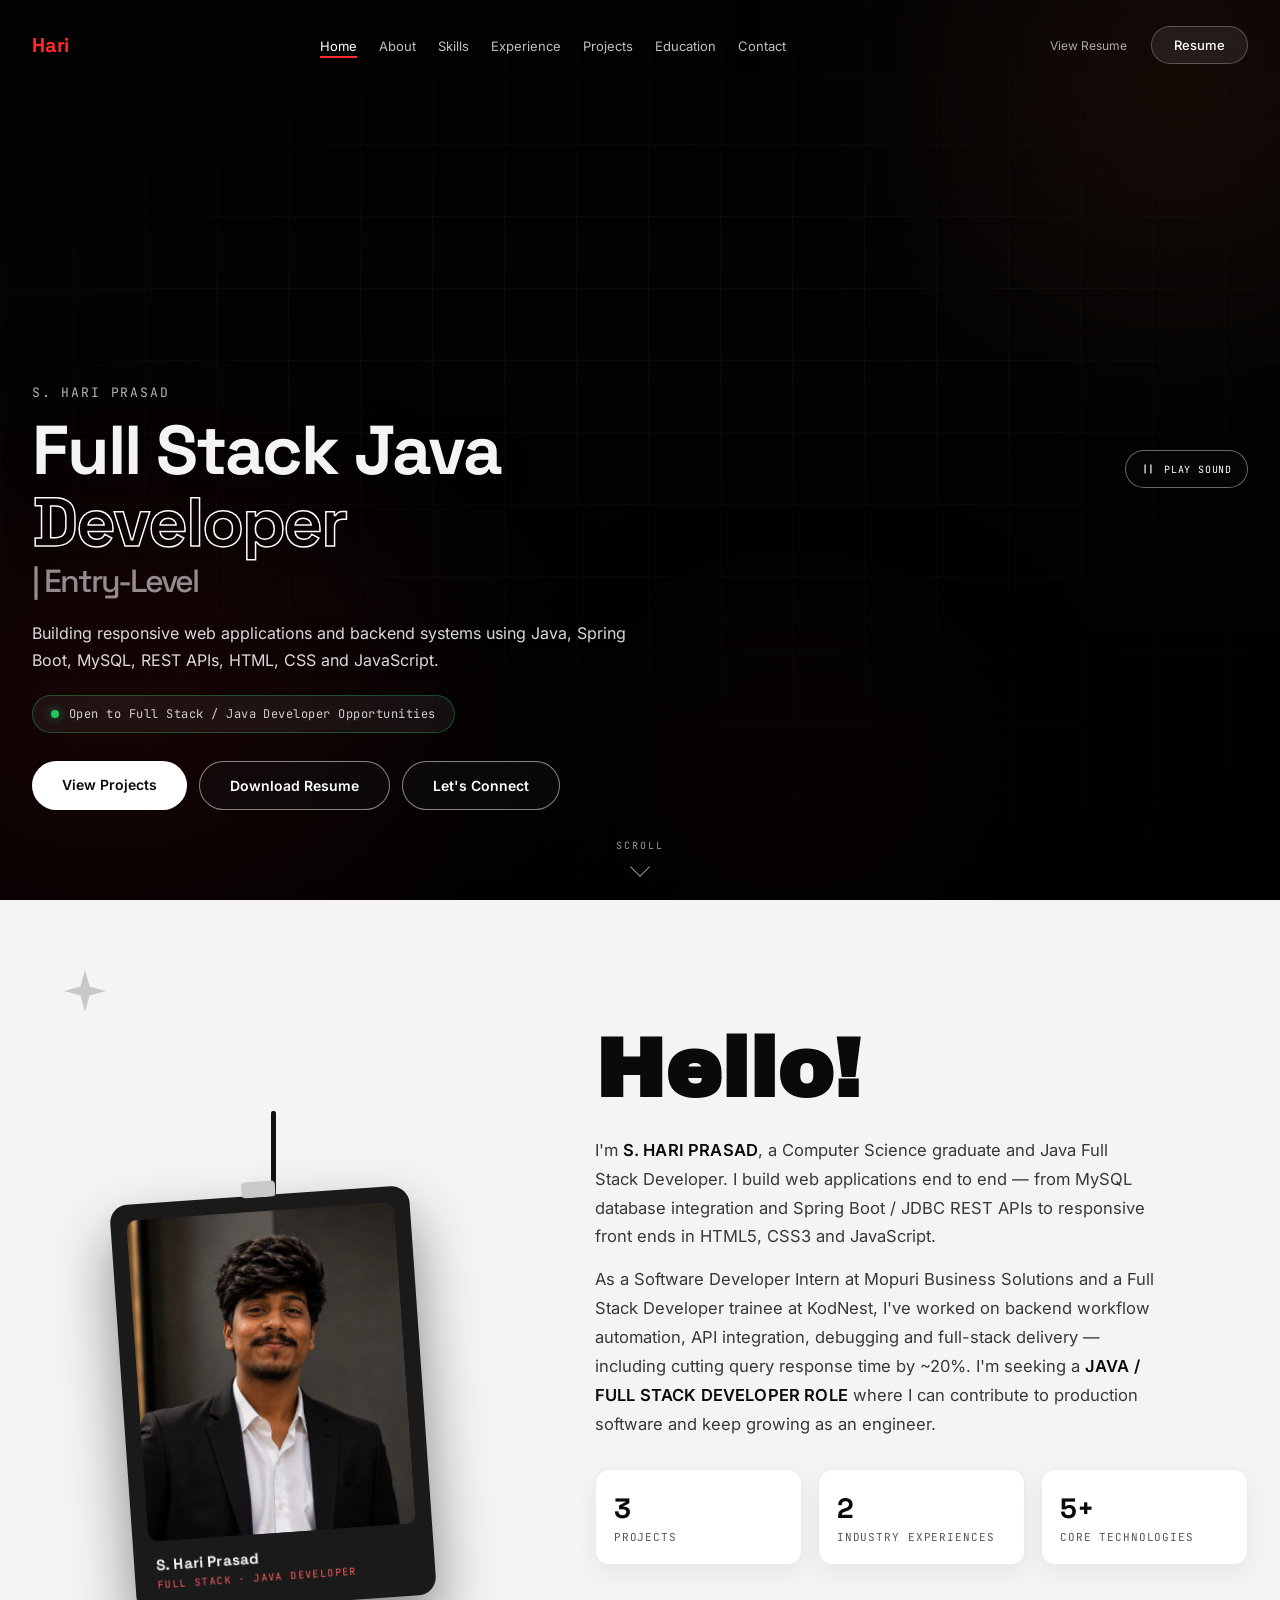
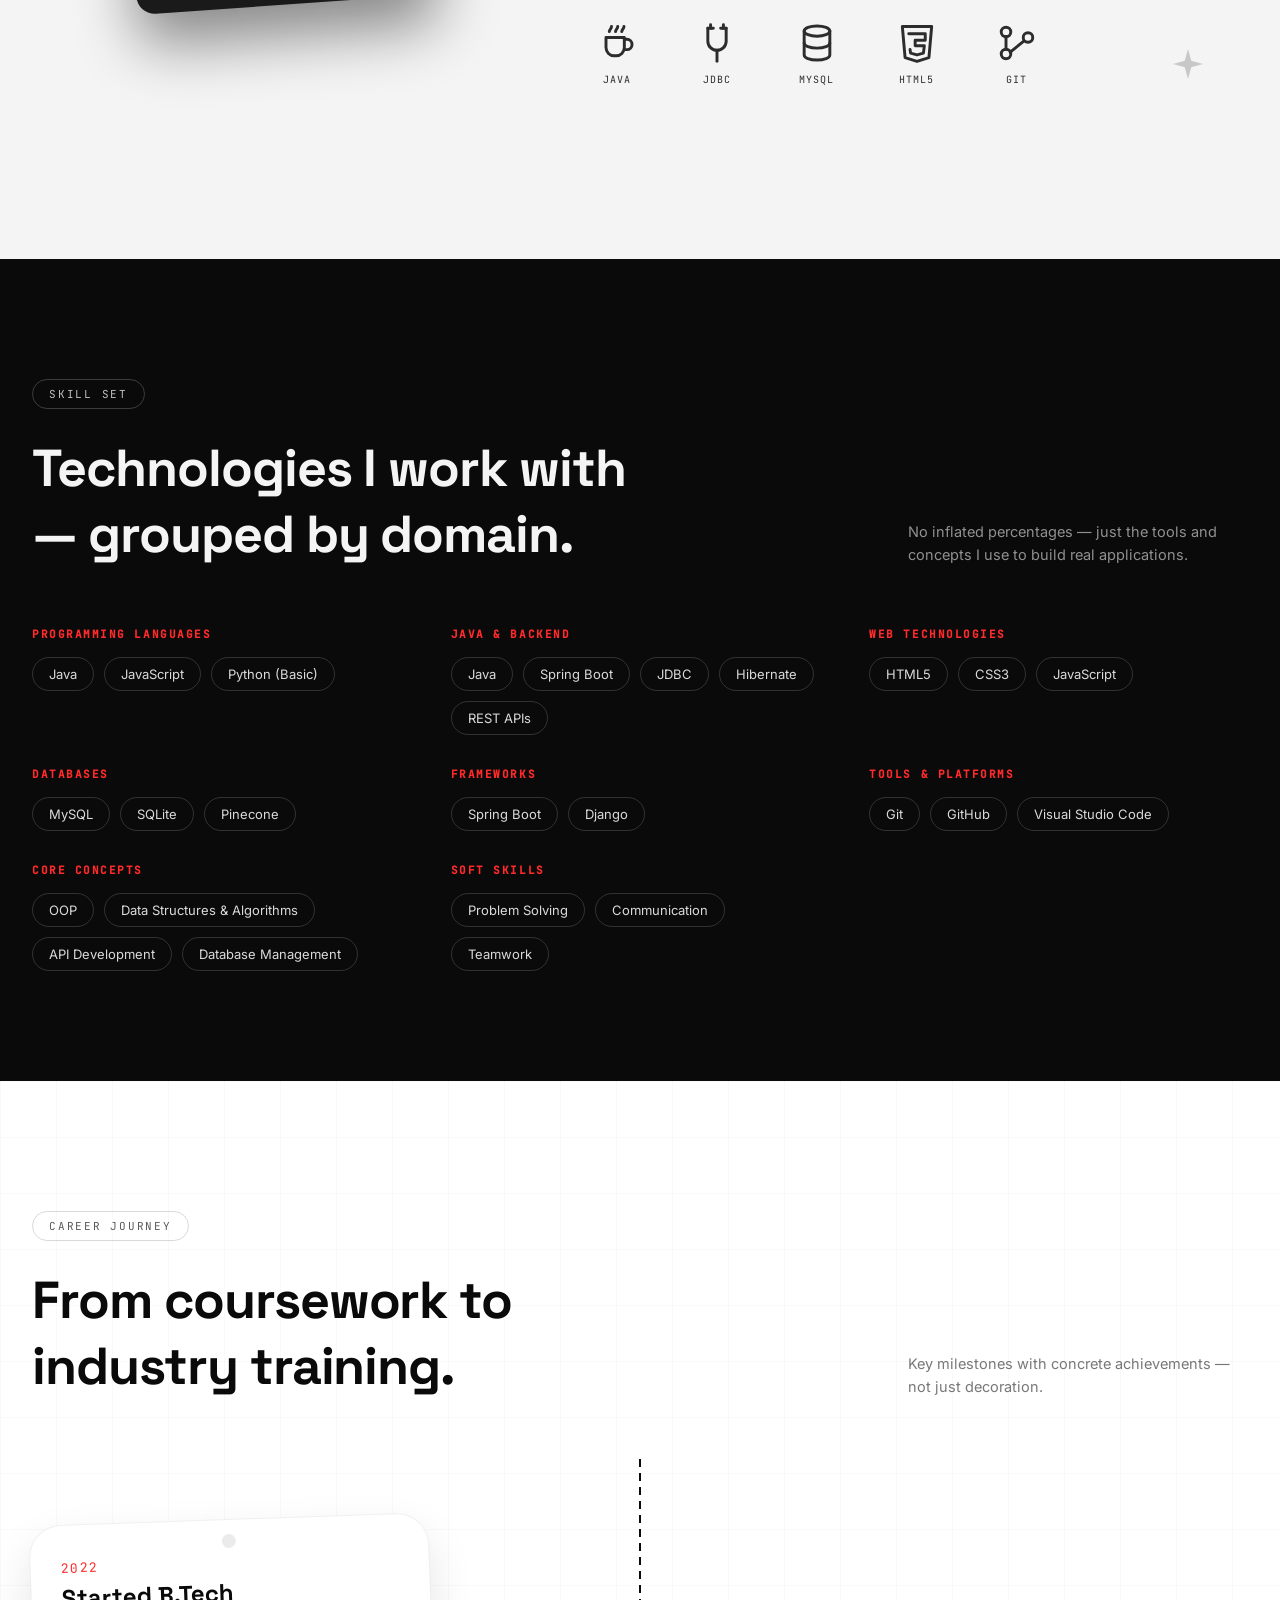
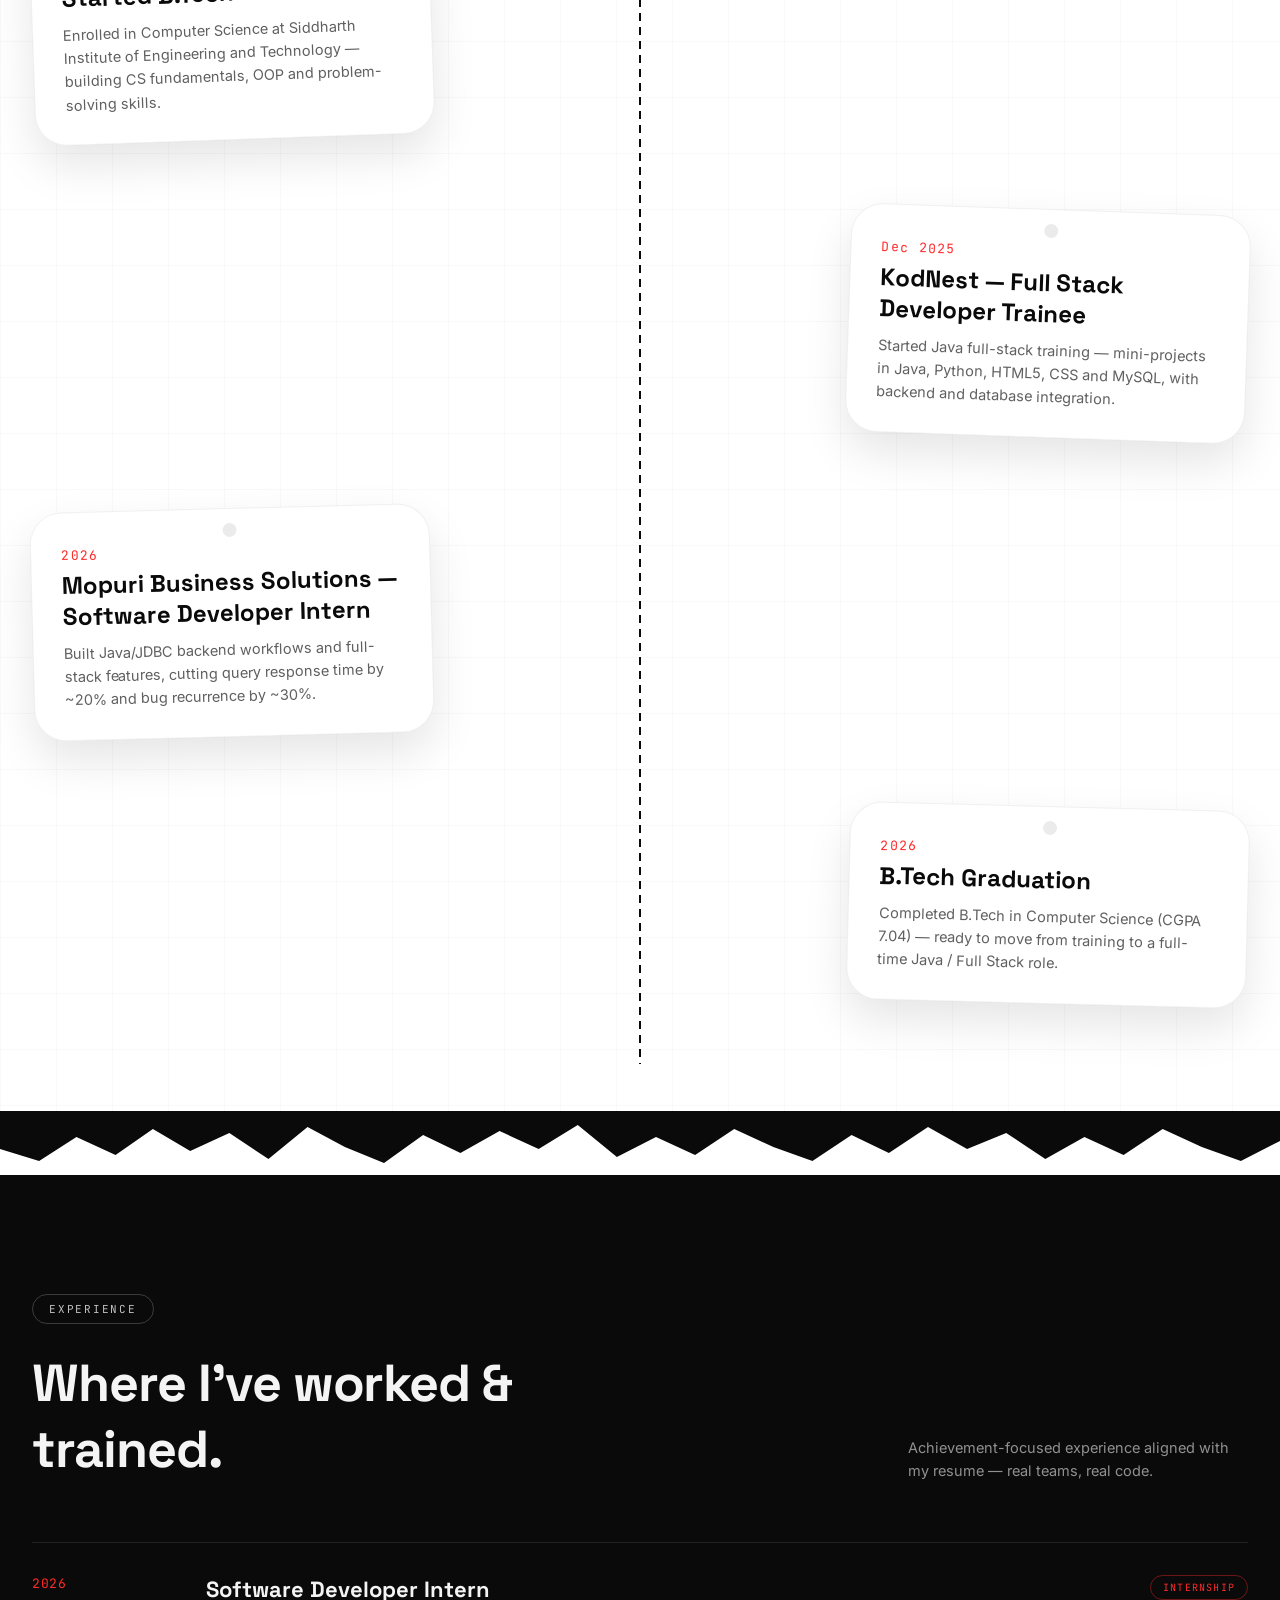
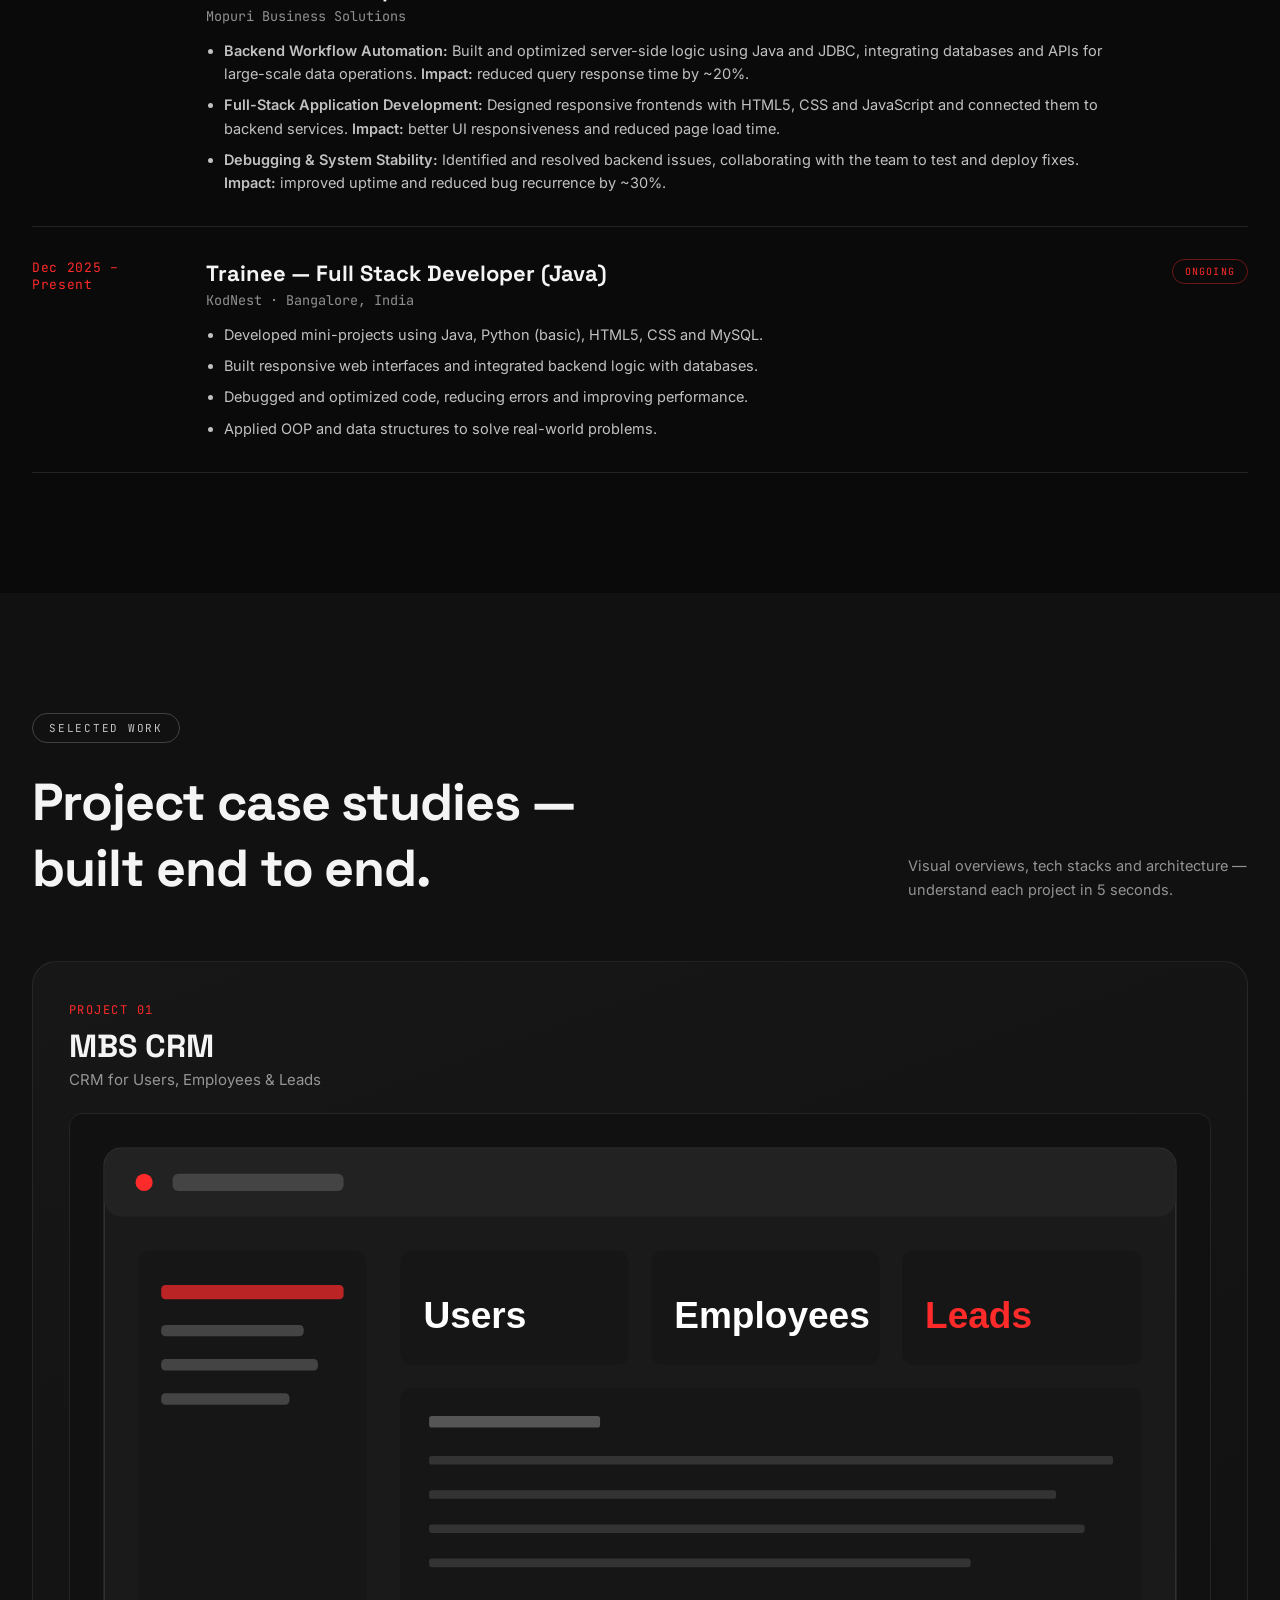
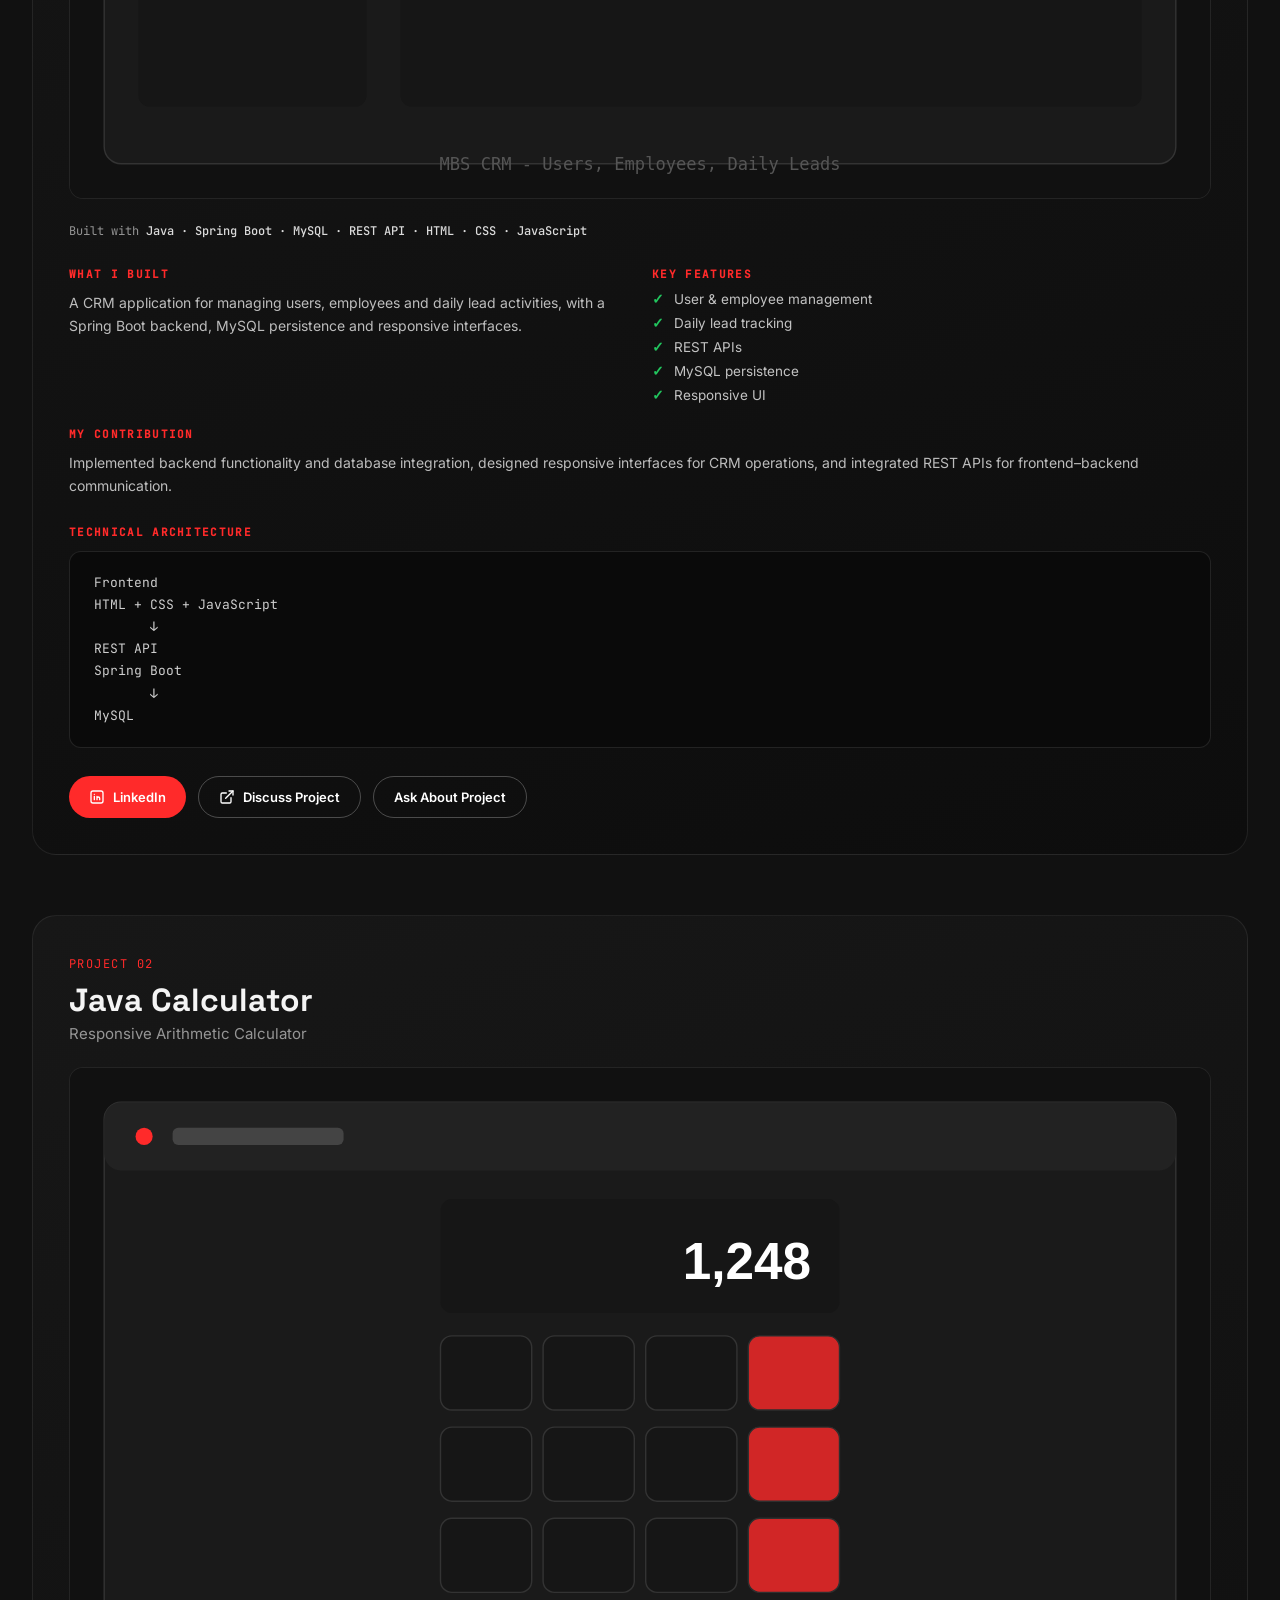
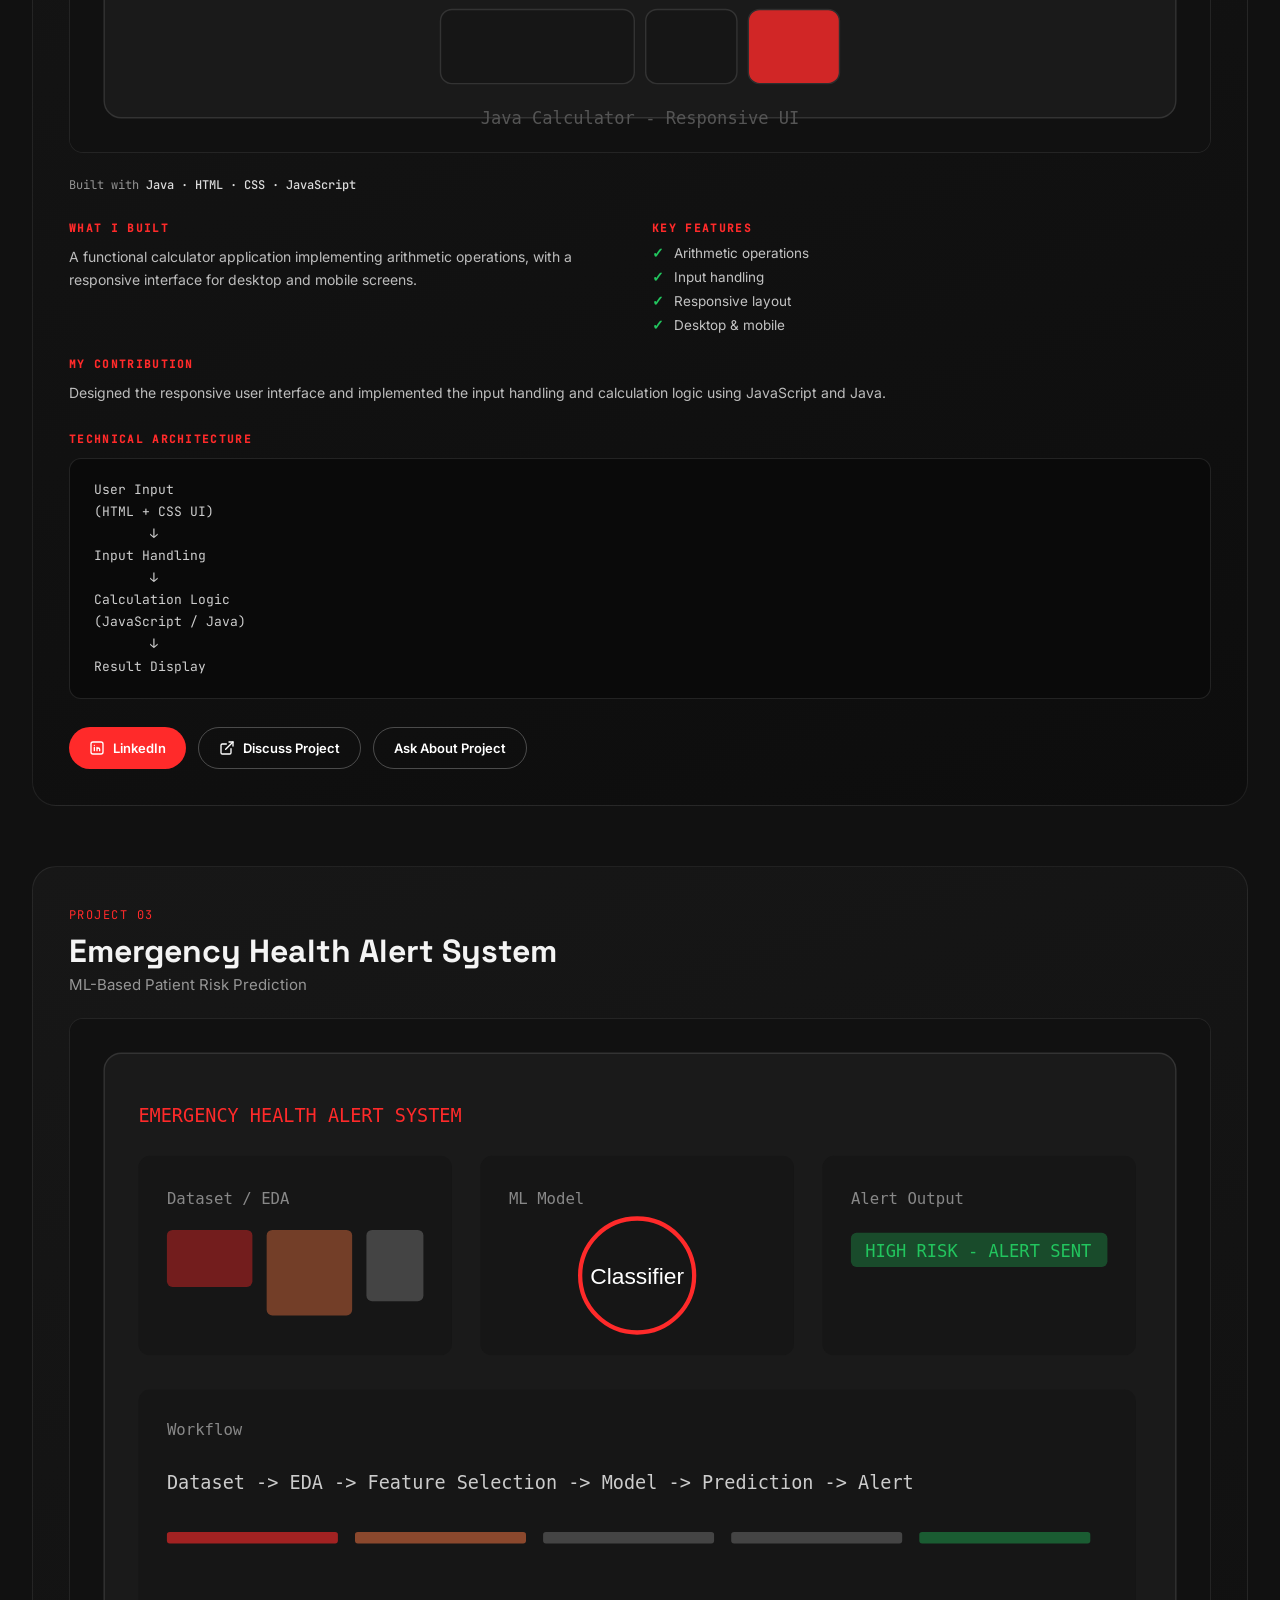
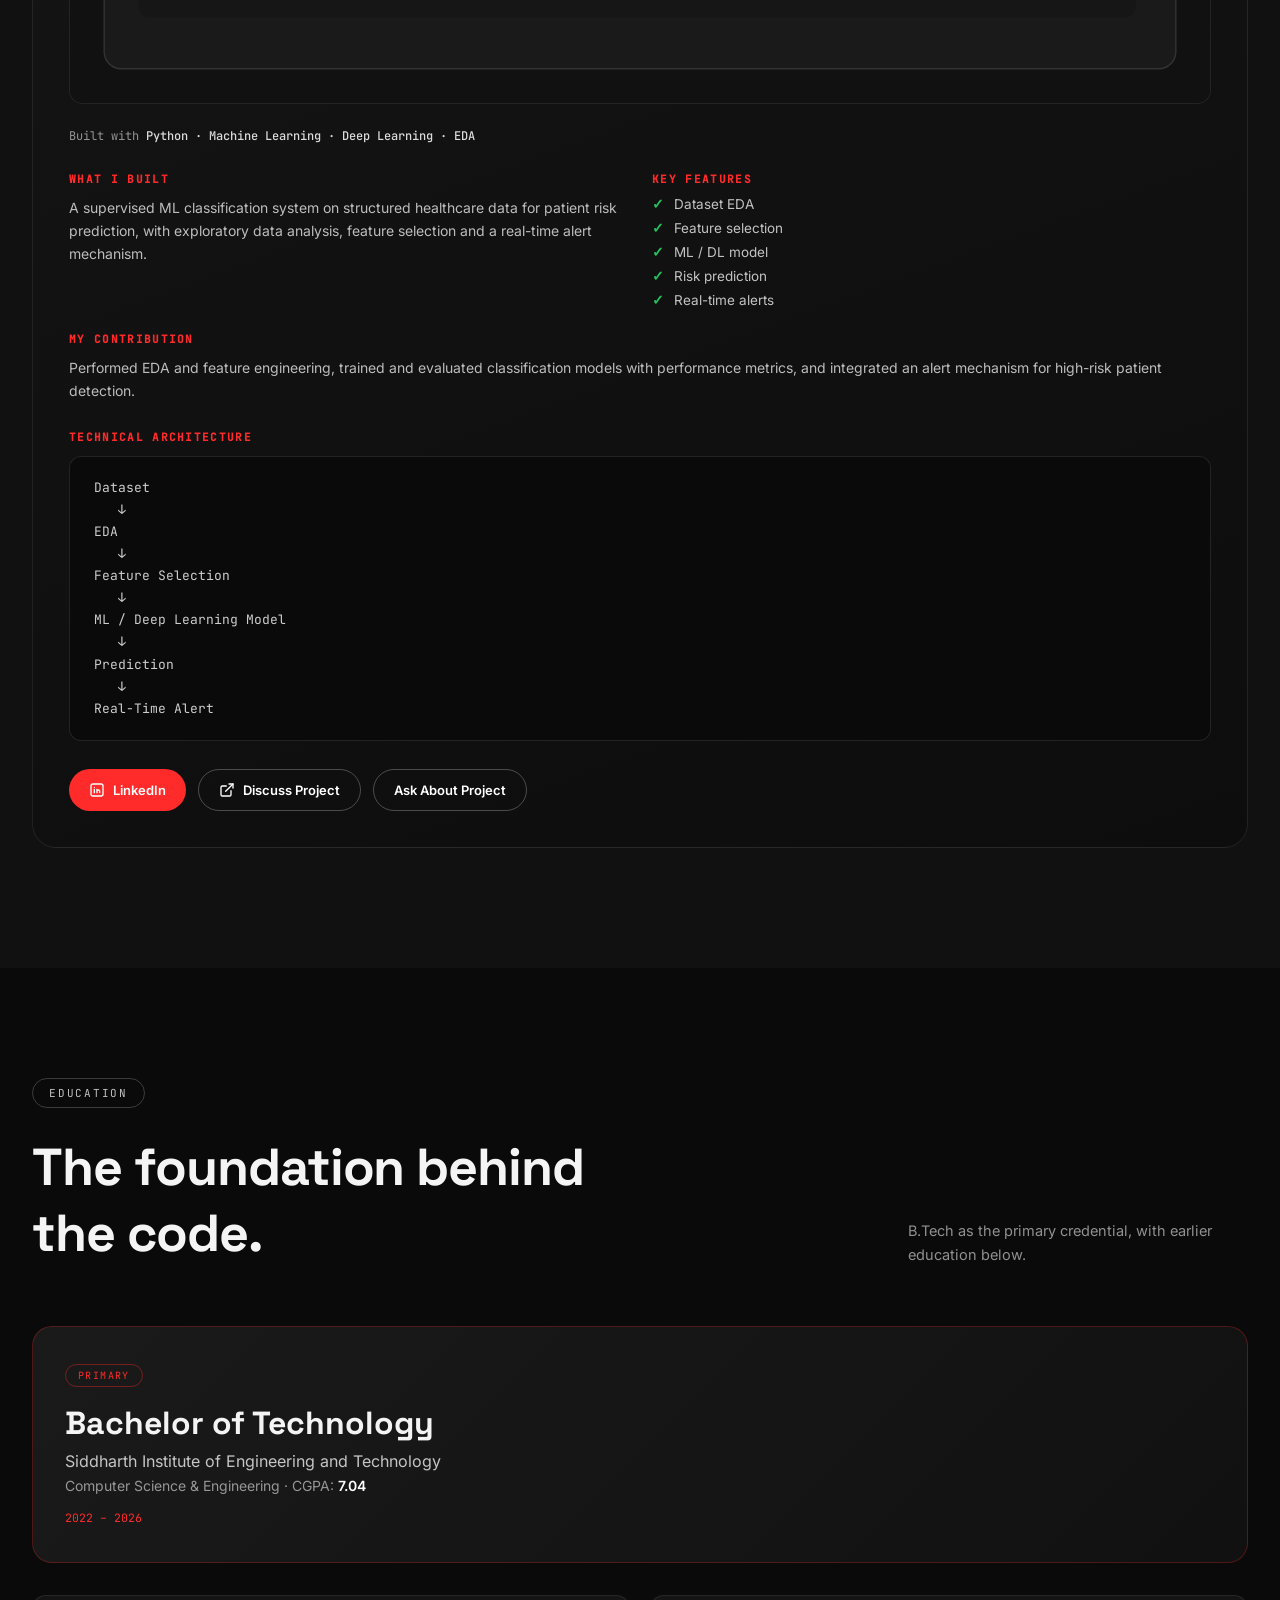
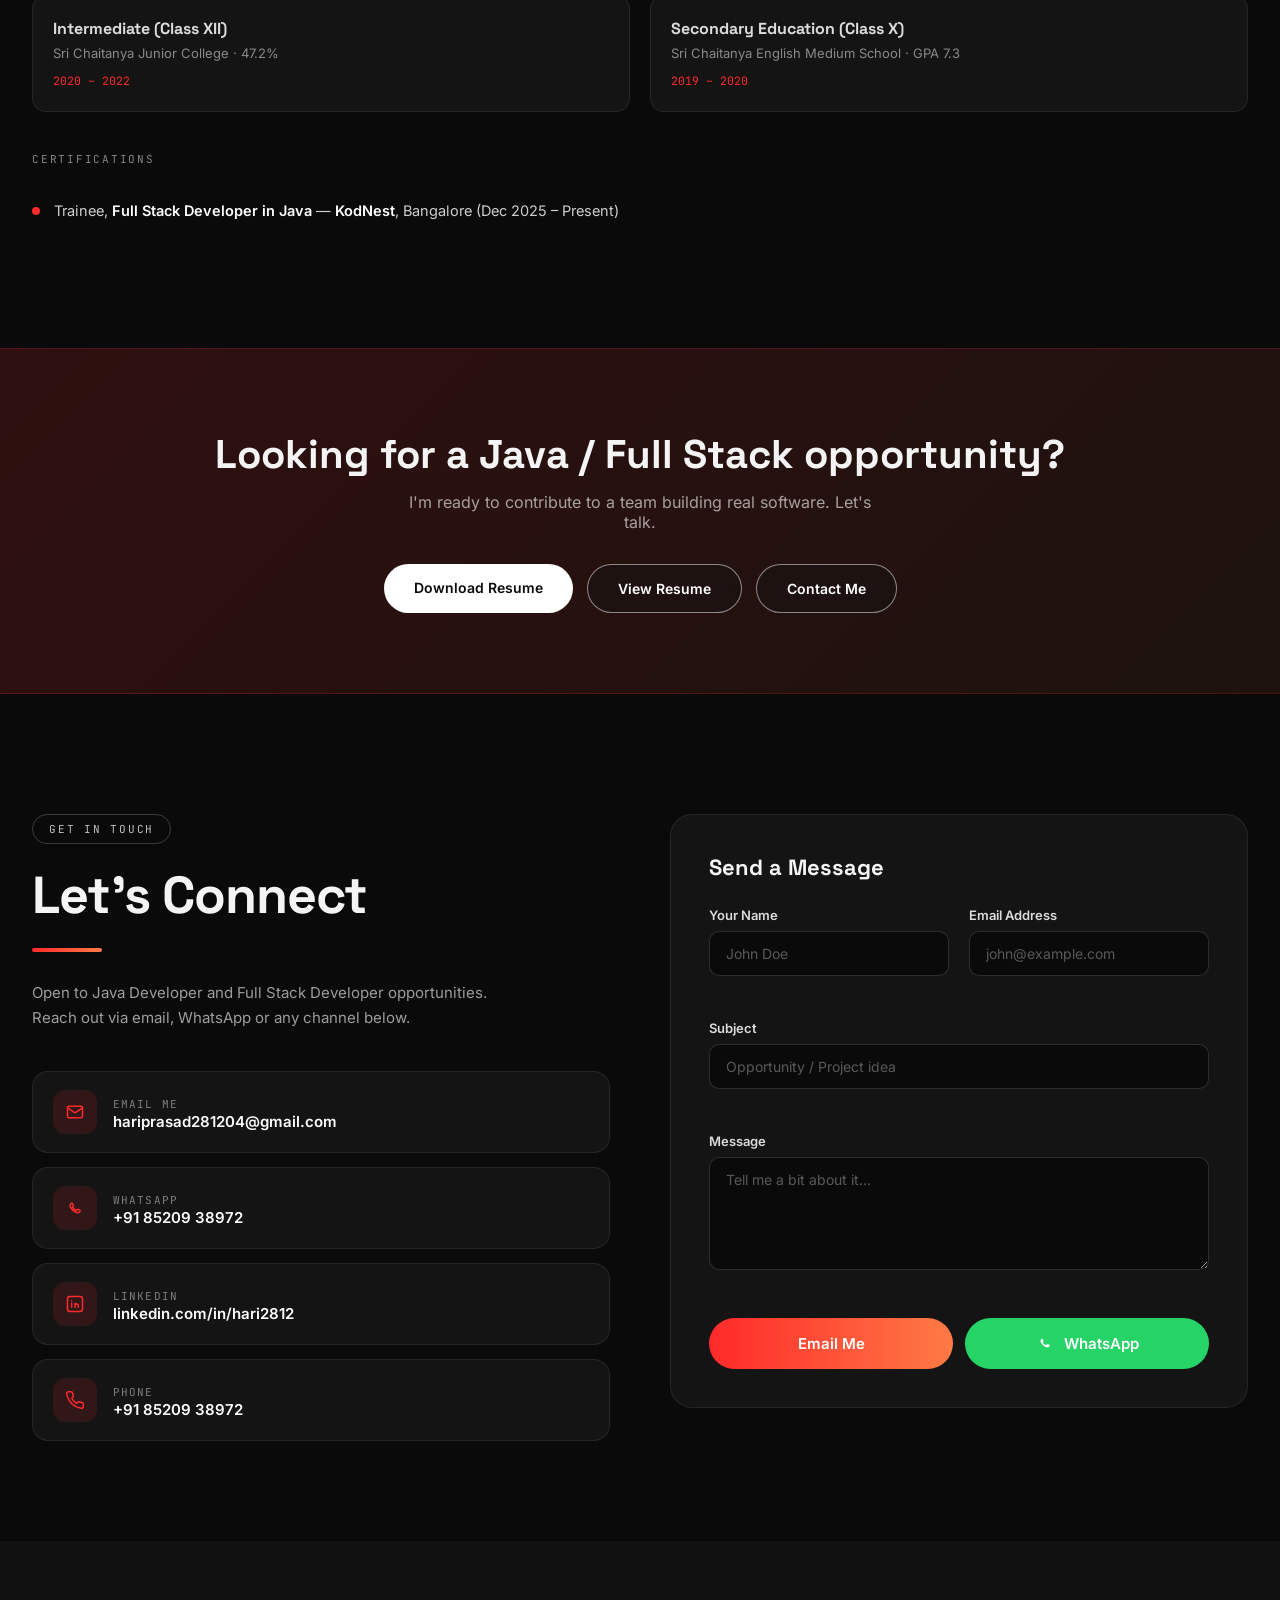
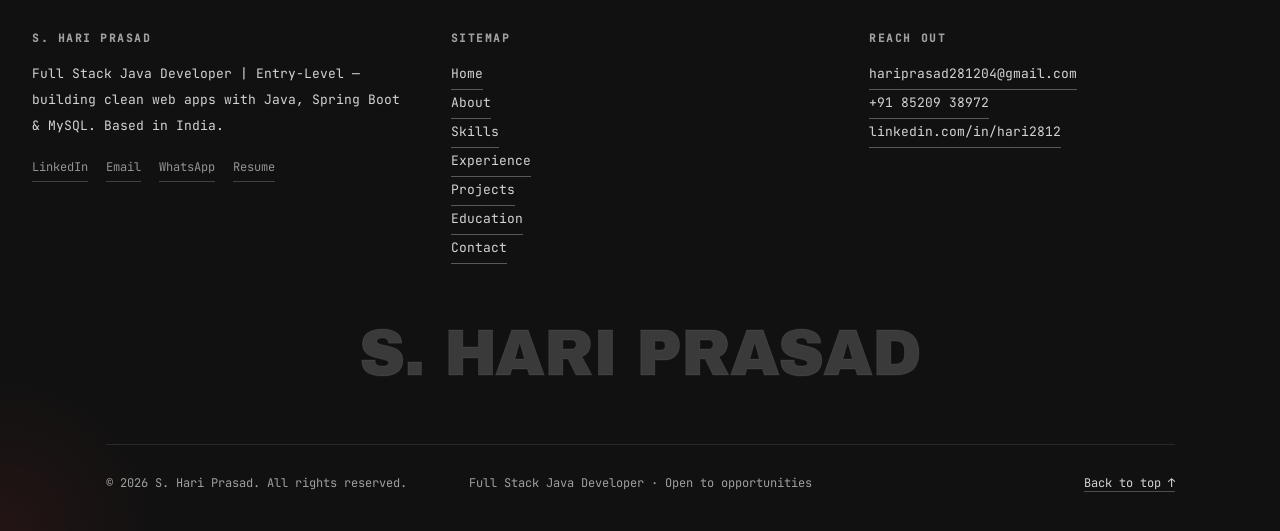
<file: portfolio/index.html>
<!DOCTYPE html>
<html lang="en">
<head>
<meta charset="UTF-8">
<meta name="viewport" content="width=device-width, initial-scale=1.0">
<title>S. Hari Prasad — Full Stack Java Developer | Entry-Level</title>
<meta name="description" content="Portfolio of S. Hari Prasad — Full Stack Java Developer. Building responsive web applications and backend systems with Java, Spring Boot, JDBC, MySQL, REST APIs, HTML, CSS and JavaScript. Open to Full Stack / Java Developer opportunities.">
<meta name="keywords" content="Full Stack Java Developer, Java Developer, Spring Boot, Hibernate, JDBC, MySQL, REST APIs, HTML, CSS, JavaScript, portfolio, entry-level developer, Bangalore">
<meta name="author" content="S. Hari Prasad">
<meta name="theme-color" content="#0A0A0A">
<link rel="canonical" href="https://hariprasad.dev/">
<meta property="og:type" content="website">
<meta property="og:title" content="S. Hari Prasad — Full Stack Java Developer">
<meta property="og:description" content="Building responsive web applications and backend systems using Java, Spring Boot, MySQL, REST APIs, HTML, CSS and JavaScript. Open to Full Stack / Java Developer opportunities.">
<meta property="og:image" content="assets/og-image.svg">
<meta property="og:url" content="https://hariprasad.dev/">
<meta name="twitter:card" content="summary_large_image">
<meta name="twitter:title" content="S. Hari Prasad — Full Stack Java Developer">
<meta name="twitter:description" content="Java, SQL, REST APIs, HTML, CSS & JavaScript. Open to Full Stack / Java Developer opportunities.">
<meta name="twitter:image" content="assets/og-image.svg">
<link rel="icon" href="data:image/svg+xml,%3Csvg xmlns='http://www.w3.org/2000/svg' viewBox='0 0 64 64'%3E%3Crect width='64' height='64' rx='14' fill='%23FF2A2A'/%3E%3Ctext x='32' y='45' font-family='Arial Black,Arial' font-size='34' font-weight='900' fill='white' text-anchor='middle'%3EH%3C/text%3E%3C/svg%3E">
<link rel="preload" href="assets/fonts/f17.woff2" as="font" type="font/woff2" crossorigin>
<link rel="stylesheet" href="assets/fonts/fonts.css">
<link rel="stylesheet" href="styles.css">
<script type="application/ld+json">
{
  "@context": "https://schema.org",
  "@type": "Person",
  "name": "S. Hari Prasad",
  "jobTitle": "Full Stack Java Developer",
  "url": "https://hariprasad.dev/",
  "email": "hariprasad281204@gmail.com",
  "telephone": "+918520938972",
  "sameAs": [
    "https://www.linkedin.com/in/hari2812/"
  ],
  "knowsAbout": ["Java", "Spring Boot", "Hibernate", "JDBC", "MySQL", "REST APIs", "HTML", "CSS", "JavaScript", "Git"],
  "alumniOf": {
    "@type": "CollegeOrUniversity",
    "name": "Siddharth Institute of Engineering and Technology"
  }
}
</script>
</head>
<body>

<!-- ================= PRELOADER ================= -->
<div id="preloader" aria-hidden="true">
  <div class="preload-textwrap">
    <span class="preload-ghost">Hari Prasad</span>
    <span class="preload-fill">Hari Prasad</span>
  </div>
</div>

<!-- ================= NAVBAR ================= -->
<header id="navbar">
  <nav class="container nav-inner">
    <a href="#hero" class="nav-logo">Hari</a>
    <ul class="nav-menu">
      <li><a href="#hero" data-nav="hero">Home</a></li>
      <li><a href="#about" data-nav="about">About</a></li>
      <li><a href="#skills" data-nav="skills">Skills</a></li>
      <li><a href="#experience" data-nav="experience">Experience</a></li>
      <li><a href="#projects" data-nav="projects">Projects</a></li>
      <li><a href="#education" data-nav="education">Education</a></li>
      <li><a href="#contact" data-nav="contact">Contact</a></li>
    </ul>
    <div class="nav-actions">
      <a href="assets/Hari_Prasad_Resume.pdf" class="nav-resume-view" target="_blank" rel="noopener">View Resume</a>
      <a href="assets/Hari_Prasad_Resume.pdf" class="hire-btn" download="Hari_Prasad_Resume.pdf">Resume</a>
    </div>
    <button class="nav-burger" id="burgerBtn" aria-label="Open menu" aria-expanded="false">
      <span></span><span></span><span></span>
    </button>
  </nav>
</header>

<div id="mobile-panel" aria-hidden="true">
  <button class="close-btn" id="closeBurger" aria-label="Close menu">&times;</button>
  <ul>
    <li><a href="#hero" data-nav="hero">Home</a></li>
    <li><a href="#about" data-nav="about">About</a></li>
    <li><a href="#skills" data-nav="skills">Skills</a></li>
    <li><a href="#experience" data-nav="experience">Experience</a></li>
    <li><a href="#projects" data-nav="projects">Projects</a></li>
    <li><a href="#education" data-nav="education">Education</a></li>
    <li><a href="#contact" data-nav="contact">Contact</a></li>
    <li><a href="assets/Hari_Prasad_Resume.pdf" target="_blank" rel="noopener">View Resume</a></li>
    <li><a href="assets/Hari_Prasad_Resume.pdf" download="Hari_Prasad_Resume.pdf">Download Resume</a></li>
  </ul>
</div>

<!-- ================= HERO ================= -->
<section id="hero">
  <div class="hero-bg" aria-hidden="true">
    <video class="hero-video" autoplay muted loop playsinline preload="auto" aria-hidden="true">
      <source src="../uploads/combined_video.mp4" type="video/mp4">
    </video>
    <div class="hero-orb orb-1"></div>
    <div class="hero-orb orb-2"></div>
    <div class="hero-orb orb-3"></div>
    <div class="hero-grid-bg"></div>
    <div class="hero-scan"></div>
  </div>
  <div class="hero-overlay"></div>
  <button class="hero-video-toggle" id="hero-video-toggle" type="button" aria-label="Play video with sound" aria-pressed="false">
    <svg class="video-icon video-icon-play" viewBox="0 0 24 24" aria-hidden="true"><path d="m8 5 11 7-11 7Z"/></svg>
    <svg class="video-icon video-icon-pause" viewBox="0 0 24 24" aria-hidden="true"><path d="M7 5v14M17 5v14"/></svg>
    <span>Play video</span>
  </button>

  <div class="hero-content container">
    <p class="hero-name">S. Hari Prasad</p>
    <h1 class="hero-heading">
      <span class="line">Full Stack Java</span>
      <span class="line outline-text">Developer</span>
      <span class="line hero-role-sub">| Entry-Level</span>
    </h1>
    <p class="hero-sub">
      Building responsive web applications and backend systems using Java, Spring Boot,
      MySQL, REST APIs, HTML, CSS and JavaScript.
    </p>
    <div class="hero-status" role="status">
      <span class="status-dot" aria-hidden="true"></span>
      Open to Full Stack / Java Developer Opportunities
    </div>
    <div class="hero-btns">
      <a href="#projects" class="btn-primary magnetic-btn">View Projects</a>
      <a href="assets/Hari_Prasad_Resume.pdf" class="btn-secondary magnetic-btn" download="Hari_Prasad_Resume.pdf">Download Resume</a>
      <a href="#contact" class="btn-secondary magnetic-btn">Let's Connect</a>
    </div>
  </div>

  <div class="scroll-indicator" aria-hidden="true">
    <span>SCROLL</span>
    <div class="scroll-arrow"></div>
  </div>
</section>

<!-- ================= ABOUT ================= -->
<section id="about">
  <svg class="star-deco" style="top:70px; left:5%; width:42px; height:42px;" viewBox="0 0 24 24" fill="currentColor" aria-hidden="true"><path d="M12 0l2.6 9.4L24 12l-9.4 2.6L12 24l-2.6-9.4L0 12l9.4-2.6z"/></svg>
  <svg class="star-deco" style="bottom:180px; right:6%; width:30px; height:30px; animation-delay:1.2s;" viewBox="0 0 24 24" fill="currentColor" aria-hidden="true"><path d="M12 0l2.6 9.4L24 12l-9.4 2.6L12 24l-2.6-9.4L0 12l9.4-2.6z"/></svg>

  <div class="container">
    <div class="about-grid">
      <div class="badge-wrap reveal">
        <div class="lanyard"></div>
        <div class="badge-card tilt-card">
          <div class="badge-clip"></div>
          <div class="badge-photo">
            <img src="assets/profile.jpg" alt="S. Hari Prasad — Full Stack Java Developer" loading="eager" width="268" height="322">
          </div>
          <div class="badge-info">
            <div class="b-name">S. Hari Prasad</div>
            <div class="b-role">Full Stack · Java Developer</div>
          </div>
        </div>
      </div>

      <div class="about-copy reveal">
        <h2>Hello!</h2>
        <p>
          I'm <strong>S. Hari Prasad</strong>, a Computer Science graduate and Java Full Stack
          Developer. I build web applications end to end &mdash; from MySQL database integration and
          Spring Boot / JDBC REST APIs to responsive front ends in HTML5, CSS3 and JavaScript.
        </p>
        <p>
          As a Software Developer Intern at Mopuri Business Solutions and a Full Stack Developer
          trainee at KodNest, I've worked on backend workflow automation, API integration,
          debugging and full-stack delivery &mdash; including cutting query response time by ~20%.
          I'm seeking a <strong>Java / Full Stack Developer role</strong> where I can contribute to
          production software and keep growing as an engineer.
        </p>
        <div class="stat-cards">
          <div class="stat-card">
            <span class="stat-num">3</span>
            <span class="stat-label">Projects</span>
          </div>
          <div class="stat-card">
            <span class="stat-num">2</span>
            <span class="stat-label">Industry Experiences</span>
          </div>
          <div class="stat-card">
            <span class="stat-num">5+</span>
            <span class="stat-label">Core Technologies</span>
          </div>
        </div>
        <div class="tech-row">
          <div class="tlogo">
            <svg viewBox="0 0 24 24" aria-hidden="true"><path d="M6 9h10v5.5A4.5 4.5 0 0 1 11.5 19h-1A4.5 4.5 0 0 1 6 14.5Z"/><path d="M16 10h1.4a2.8 2.8 0 0 1 0 5.6H16"/><path d="M9 3c0 1.2-1.2 1.6-1.2 2.8M12.4 3c0 1.2-1.2 1.6-1.2 2.8M15.8 3c0 1.2-1.2 1.6-1.2 2.8"/></svg>
            <span>JAVA</span>
          </div>
          <div class="tlogo">
            <svg viewBox="0 0 24 24" aria-hidden="true"><path d="M7 4v7a5 5 0 0 0 10 0V4"/><path d="M7 4h3M14 4h3"/><path d="M8.5 2v2M15.5 2v2"/><path d="M12 16v6"/></svg>
            <span>JDBC</span>
          </div>
          <div class="tlogo">
            <svg viewBox="0 0 24 24" aria-hidden="true"><ellipse cx="12" cy="5.5" rx="7" ry="2.8"/><path d="M5 5.5V12c0 1.6 3.1 2.8 7 2.8s7-1.2 7-2.8V5.5"/><path d="M5 12v6.5c0 1.6 3.1 2.8 7 2.8s7-1.2 7-2.8V12"/></svg>
            <span>MYSQL</span>
          </div>
          <div class="tlogo">
            <svg viewBox="0 0 24 24" aria-hidden="true"><path d="M4 3h16l-1.5 17L12 22l-6.5-2Z"/><path d="M7.5 7h9v3.5h-5.5v3H16l-.5 4-3.5 1-3.5-1-.3-2"/></svg>
            <span>HTML5</span>
          </div>
          <div class="tlogo">
            <svg viewBox="0 0 24 24" aria-hidden="true"><circle cx="6" cy="6" r="2.6"/><circle cx="6" cy="18" r="2.6"/><circle cx="18" cy="9" r="2.6"/><path d="M6 8.6v6.8"/><path d="M8.3 17l7.4-6"/></svg>
            <span>GIT</span>
          </div>
        </div>
      </div>
    </div>
  </div>

  <svg class="about-torn" viewBox="0 0 1440 64" preserveAspectRatio="none" aria-hidden="true">
    <path d="M0,0 L1440,0 L1440,26 L1402,40 L1366,18 L1326,48 L1286,24 L1244,44 L1200,16 L1162,38 L1120,22 L1078,50 L1034,26 L994,42 L952,18 L910,36 L866,52 L824,24 L780,40 L738,16 L694,46 L652,26 L608,40 L564,14 L524,34 L480,50 L436,20 L394,38 L350,16 L308,46 L266,24 L224,42 L180,18 L138,36 L94,50 L52,22 L26,34 L0,20 Z"></path>
  </svg>
</section>

<!-- ================= SKILLS ================= -->
<section id="skills">
  <div class="container">
    <div class="reveal">
      <span class="section-eyebrow">Skill set</span>
      <div class="section-head">
        <h2 class="section-title">Technologies I work with — grouped by domain.</h2>
        <p class="section-note">No inflated percentages — just the tools and concepts I use to
          build real applications.</p>
      </div>
    </div>

    <div class="skill-categories">
      <div class="skill-cat reveal">
        <h4>Programming Languages</h4>
        <div class="tag-row">
          <span class="tag">Java</span>
          <span class="tag">JavaScript</span>
          <span class="tag">Python (Basic)</span>
        </div>
      </div>
      <div class="skill-cat reveal">
        <h4>Java &amp; Backend</h4>
        <div class="tag-row">
          <span class="tag">Java</span>
          <span class="tag">Spring Boot</span>
          <span class="tag">JDBC</span>
          <span class="tag">Hibernate</span>
          <span class="tag">REST APIs</span>
        </div>
      </div>
      <div class="skill-cat reveal">
        <h4>Web Technologies</h4>
        <div class="tag-row">
          <span class="tag">HTML5</span>
          <span class="tag">CSS3</span>
          <span class="tag">JavaScript</span>
        </div>
      </div>
      <div class="skill-cat reveal">
        <h4>Databases</h4>
        <div class="tag-row">
          <span class="tag">MySQL</span>
          <span class="tag">SQLite</span>
          <span class="tag">Pinecone</span>
        </div>
      </div>
      <div class="skill-cat reveal">
        <h4>Frameworks</h4>
        <div class="tag-row">
          <span class="tag">Spring Boot</span>
          <span class="tag">Django</span>
        </div>
      </div>
      <div class="skill-cat reveal">
        <h4>Tools &amp; Platforms</h4>
        <div class="tag-row">
          <span class="tag">Git</span>
          <span class="tag">GitHub</span>
          <span class="tag">Visual Studio Code</span>
        </div>
      </div>
      <div class="skill-cat reveal">
        <h4>Core Concepts</h4>
        <div class="tag-row">
          <span class="tag">OOP</span>
          <span class="tag">Data Structures &amp; Algorithms</span>
          <span class="tag">API Development</span>
          <span class="tag">Database Management</span>
        </div>
      </div>
      <div class="skill-cat reveal">
        <h4>Soft Skills</h4>
        <div class="tag-row">
          <span class="tag">Problem Solving</span>
          <span class="tag">Communication</span>
          <span class="tag">Teamwork</span>
        </div>
      </div>
    </div>
  </div>
</section>

<!-- ================= JOURNEY ================= -->
<section id="journey">
  <div class="grid-bg" aria-hidden="true"></div>
  <div class="container">
    <div class="reveal">
      <span class="section-eyebrow">Career journey</span>
      <div class="section-head">
        <h2 class="section-title">From coursework to industry training.</h2>
        <p class="section-note">Key milestones with concrete achievements — not just decoration.</p>
      </div>
    </div>

    <div class="timeline-track">
      <div class="track-line"></div>
      <div class="journey-cards">
        <div class="jcard reveal">
          <div class="jyear">2022</div>
          <h3>Started B.Tech</h3>
          <p>Enrolled in Computer Science at Siddharth Institute of Engineering and Technology &mdash; building CS fundamentals, OOP and problem-solving skills.</p>
        </div>
        <div class="jcard reveal">
          <div class="jyear">Dec 2025</div>
          <h3>KodNest &mdash; Full Stack Developer Trainee</h3>
          <p>Started Java full-stack training &mdash; mini-projects in Java, Python, HTML5, CSS and MySQL, with backend and database integration.</p>
        </div>
        <div class="jcard reveal">
          <div class="jyear">2026</div>
          <h3>Mopuri Business Solutions &mdash; Software Developer Intern</h3>
          <p>Built Java/JDBC backend workflows and full-stack features, cutting query response time by ~20% and bug recurrence by ~30%.</p>
        </div>
        <div class="jcard reveal">
          <div class="jyear">2026</div>
          <h3>B.Tech Graduation</h3>
          <p>Completed B.Tech in Computer Science (CGPA 7.04) &mdash; ready to move from training to a full-time Java / Full Stack role.</p>
        </div>
      </div>
    </div>
  </div>

  <svg class="exp-torn" viewBox="0 0 1440 64" preserveAspectRatio="none" aria-hidden="true" style="position:absolute; bottom:-1px; left:0;">
    <path d="M0,64 L0,38 L44,50 L86,26 L130,44 L172,18 L214,40 L258,22 L302,48 L346,16 L388,36 L432,52 L476,24 L518,42 L562,20 L606,38 L650,14 L694,46 L738,26 L782,44 L826,18 L870,36 L914,50 L958,24 L1000,42 L1044,16 L1088,38 L1132,22 L1176,48 L1220,26 L1264,44 L1308,18 L1352,36 L1396,50 L1440,30 L1440,64 Z"></path>
  </svg>
</section>

<!-- ================= EXPERIENCE ================= -->
<section id="experience">
  <div class="container">
    <div class="reveal">
      <span class="section-eyebrow">Experience</span>
      <div class="section-head">
        <h2 class="section-title">Where I've worked &amp; trained.</h2>
        <p class="section-note">Achievement-focused experience aligned with my resume — real teams, real code.</p>
      </div>
    </div>

    <div class="exp-list">
      <div class="exp-row reveal">
        <div class="exp-year">2026</div>
        <div class="exp-body">
          <h3>Software Developer Intern</h3>
          <div class="exp-org">Mopuri Business Solutions</div>
          <ul>
            <li><strong>Backend Workflow Automation:</strong> Built and optimized server-side logic using Java and JDBC, integrating databases and APIs for large-scale data operations. <strong>Impact:</strong> reduced query response time by ~20%.</li>
            <li><strong>Full-Stack Application Development:</strong> Designed responsive frontends with HTML5, CSS and JavaScript and connected them to backend services. <strong>Impact:</strong> better UI responsiveness and reduced page load time.</li>
            <li><strong>Debugging &amp; System Stability:</strong> Identified and resolved backend issues, collaborating with the team to test and deploy fixes. <strong>Impact:</strong> improved uptime and reduced bug recurrence by ~30%.</li>
          </ul>
        </div>
        <span class="exp-badge">Internship</span>
      </div>

      <div class="exp-row reveal">
        <div class="exp-year">Dec 2025 &ndash; Present</div>
        <div class="exp-body">
          <h3>Trainee &mdash; Full Stack Developer (Java)</h3>
          <div class="exp-org">KodNest &middot; Bangalore, India</div>
          <ul>
            <li>Developed mini-projects using Java, Python (basic), HTML5, CSS and MySQL.</li>
            <li>Built responsive web interfaces and integrated backend logic with databases.</li>
            <li>Debugged and optimized code, reducing errors and improving performance.</li>
            <li>Applied OOP and data structures to solve real-world problems.</li>
          </ul>
        </div>
        <span class="exp-badge">Ongoing</span>
      </div>
    </div>
  </div>
</section>

<!-- ================= PROJECTS ================= -->
<section id="projects">
  <div class="container">
    <div class="reveal">
      <span class="section-eyebrow">Selected work</span>
      <div class="section-head">
        <h2 class="section-title">Project case studies — built end to end.</h2>
        <p class="section-note">Visual overviews, tech stacks and architecture — understand each
          project in 5 seconds.</p>
      </div>
    </div>

    <div class="case-studies">
            <!-- PROJECT 01 -->
      <article class="case-study reveal">
        <div class="case-header">
          <span class="case-num">PROJECT 01</span>
          <h3>MBS CRM</h3>
          <p class="case-subtitle">CRM for Users, Employees &amp; Leads</p>
        </div>
        <div class="case-image-wrap">
          <img src="assets/projects/crm-preview.svg" alt="MBS CRM dashboard showing users, employees and daily lead activity" loading="lazy" width="800" height="480" class="case-image">
        </div>
        <div class="case-built">Built with <strong>Java &middot; Spring Boot &middot; MySQL &middot; REST API &middot; HTML &middot; CSS &middot; JavaScript</strong></div>

        <div class="case-grid">
          <div class="case-block">
            <h4>What I built</h4>
            <p>A CRM application for managing users, employees and daily lead activities, with a Spring Boot backend, MySQL persistence and responsive interfaces.</p>
          </div>
          <div class="case-block">
            <h4>Key features</h4>
            <ul class="feat-checks">
              <li>User &amp; employee management</li>
              <li>Daily lead tracking</li>
              <li>REST APIs</li>
              <li>MySQL persistence</li>
              <li>Responsive UI</li>
            </ul>
          </div>
          <div class="case-block case-full">
            <h4>My contribution</h4>
            <p>Implemented backend functionality and database integration, designed responsive interfaces for CRM operations, and integrated REST APIs for frontend&ndash;backend communication.</p>
          </div>
        </div>

        <div class="arch-diagram">
          <h4>Technical Architecture</h4>
          <pre class="arch-flow" aria-label="MBS CRM architecture diagram"><code>Frontend
HTML + CSS + JavaScript
       ↓
REST API
Spring Boot
       ↓
MySQL</code></pre>
        </div>

        <div class="case-actions">
          <a href="https://www.linkedin.com/in/hari2812/" class="case-btn" target="_blank" rel="noopener">
            <svg viewBox="0 0 24 24" aria-hidden="true"><rect x="3" y="3" width="18" height="18" rx="3"/><path d="M8 11v5M8 8v.01M12 16v-5M12 14c0-1.1.9-2 2-2s2 .9 2 2v2"/></svg>
            LinkedIn
          </a>
          <a href="#contact" class="case-btn case-btn-outline">
            <svg viewBox="0 0 24 24" aria-hidden="true"><path d="M18 13v6a2 2 0 0 1-2 2H5a2 2 0 0 1-2-2V8a2 2 0 0 1 2-2h6"/><path d="M15 3h6v6"/><path d="M10 14 21 3"/></svg>
            Discuss Project
          </a>
          <a href="#contact" class="case-btn case-btn-outline">Ask About Project</a>
        </div>
      </article>

      <!-- PROJECT 02 -->
      <article class="case-study reveal">
        <div class="case-header">
          <span class="case-num">PROJECT 02</span>
          <h3>Java Calculator</h3>
          <p class="case-subtitle">Responsive Arithmetic Calculator</p>
        </div>
        <div class="case-image-wrap">
          <img src="assets/projects/calculator-preview.svg" alt="Java Calculator interface with number keypad and arithmetic operations" loading="lazy" width="800" height="480" class="case-image">
        </div>
        <div class="case-built">Built with <strong>Java &middot; HTML &middot; CSS &middot; JavaScript</strong></div>

        <div class="case-grid">
          <div class="case-block">
            <h4>What I built</h4>
            <p>A functional calculator application implementing arithmetic operations, with a responsive interface for desktop and mobile screens.</p>
          </div>
          <div class="case-block">
            <h4>Key features</h4>
            <ul class="feat-checks">
              <li>Arithmetic operations</li>
              <li>Input handling</li>
              <li>Responsive layout</li>
              <li>Desktop &amp; mobile</li>
            </ul>
          </div>
          <div class="case-block case-full">
            <h4>My contribution</h4>
            <p>Designed the responsive user interface and implemented the input handling and calculation logic using JavaScript and Java.</p>
          </div>
        </div>

        <div class="arch-diagram">
          <h4>Technical Architecture</h4>
          <pre class="arch-flow" aria-label="Java Calculator architecture diagram"><code>User Input
(HTML + CSS UI)
       ↓
Input Handling
       ↓
Calculation Logic
(JavaScript / Java)
       ↓
Result Display</code></pre>
        </div>

        <div class="case-actions">
          <a href="https://www.linkedin.com/in/hari2812/" class="case-btn" target="_blank" rel="noopener">
            <svg viewBox="0 0 24 24" aria-hidden="true"><rect x="3" y="3" width="18" height="18" rx="3"/><path d="M8 11v5M8 8v.01M12 16v-5M12 14c0-1.1.9-2 2-2s2 .9 2 2v2"/></svg>
            LinkedIn
          </a>
          <a href="#contact" class="case-btn case-btn-outline">
            <svg viewBox="0 0 24 24" aria-hidden="true"><path d="M18 13v6a2 2 0 0 1-2 2H5a2 2 0 0 1-2-2V8a2 2 0 0 1 2-2h6"/><path d="M15 3h6v6"/><path d="M10 14 21 3"/></svg>
            Discuss Project
          </a>
          <a href="#contact" class="case-btn case-btn-outline">Ask About Project</a>
        </div>
      </article>

      <!-- PROJECT 03 -->
      <article class="case-study reveal">
        <div class="case-header">
          <span class="case-num">PROJECT 03</span>
          <h3>Emergency Health Alert System</h3>
          <p class="case-subtitle">ML-Based Patient Risk Prediction</p>
        </div>
        <div class="case-image-wrap">
          <img src="assets/projects/health-alert-preview.svg" alt="Emergency Health Alert System showing EDA, model workflow and alert output" loading="lazy" width="800" height="480" class="case-image">
        </div>
        <div class="case-built">Built with <strong>Python · Machine Learning · Deep Learning · EDA</strong></div>

        <div class="case-grid">
          <div class="case-block">
            <h4>What I built</h4>
            <p>A supervised ML classification system on structured healthcare data for patient risk prediction, with exploratory data analysis, feature selection and a real-time alert mechanism.</p>
          </div>
          <div class="case-block">
            <h4>Key features</h4>
            <ul class="feat-checks">
              <li>Dataset EDA</li>
              <li>Feature selection</li>
              <li>ML / DL model</li>
              <li>Risk prediction</li>
              <li>Real-time alerts</li>
            </ul>
          </div>
          <div class="case-block case-full">
            <h4>My contribution</h4>
            <p>Performed EDA and feature engineering, trained and evaluated classification models with performance metrics, and integrated an alert mechanism for high-risk patient detection.</p>
          </div>
        </div>

        <div class="arch-diagram">
          <h4>Technical Architecture</h4>
          <pre class="arch-flow" aria-label="Health Alert System architecture diagram"><code>Dataset
   ↓
EDA
   ↓
Feature Selection
   ↓
ML / Deep Learning Model
   ↓
Prediction
   ↓
Real-Time Alert</code></pre>
        </div>

        <div class="case-actions">
          <a href="https://www.linkedin.com/in/hari2812/" class="case-btn" target="_blank" rel="noopener">
            <svg viewBox="0 0 24 24" aria-hidden="true"><rect x="3" y="3" width="18" height="18" rx="3"/><path d="M8 11v5M8 8v.01M12 16v-5M12 14c0-1.1.9-2 2-2s2 .9 2 2v2"/></svg>
            LinkedIn
          </a>
          <a href="#contact" class="case-btn case-btn-outline">
            <svg viewBox="0 0 24 24" aria-hidden="true"><path d="M18 13v6a2 2 0 0 1-2 2H5a2 2 0 0 1-2-2V8a2 2 0 0 1 2-2h6"/><path d="M15 3h6v6"/><path d="M10 14 21 3"/></svg>
            Discuss Project
          </a>
          <a href="#contact" class="case-btn case-btn-outline">Ask About Project</a>
        </div>
      </article>
    </div>
  </div>
</section>

<!-- ================= EDUCATION ================= -->
<section id="education">
  <div class="container">
    <div class="reveal">
      <span class="section-eyebrow">Education</span>
      <div class="section-head">
        <h2 class="section-title">The foundation behind the code.</h2>
        <p class="section-note">B.Tech as the primary credential, with earlier education below.</p>
      </div>
    </div>

    <div class="edu-layout">
      <div class="edu-primary reveal">
        <div class="edu-primary-badge">Primary</div>
        <h3>Bachelor of Technology</h3>
        <p class="edu-inst">Siddharth Institute of Engineering and Technology</p>
        <p class="edu-detail">Computer Science &amp; Engineering · CGPA: <strong>7.04</strong></p>
        <span class="edu-yr">2022 – 2026</span>
      </div>

      <div class="edu-secondary-grid reveal">
        <div class="edu-secondary">
          <h4>Intermediate (Class XII)</h4>
          <p>Sri Chaitanya Junior College · 47.2%</p>
          <span class="edu-yr">2020 – 2022</span>
        </div>
        <div class="edu-secondary">
          <h4>Secondary Education (Class X)</h4>
          <p>Sri Chaitanya English Medium School · GPA 7.3</p>
          <span class="edu-yr">2019 – 2020</span>
        </div>
      </div>

      <div class="edu-certs reveal">
        <div class="col-label">Certifications</div>
        <div class="cert-item">
          <span class="cert-dot"></span>
          <p>Trainee, <strong>Full Stack Developer in Java</strong> — <strong>KodNest</strong>, Bangalore (Dec 2025 – Present)</p>
        </div>
      </div>
    </div>
  </div>
</section>

<!-- ================= OPEN TO WORK CTA ================= -->
<section id="cta" class="cta-band">
  <div class="container reveal">
    <h2>Looking for a Java / Full Stack opportunity?</h2>
    <p>I'm ready to contribute to a team building real software. Let's talk.</p>
    <div class="cta-btns">
      <a href="assets/Hari_Prasad_Resume.pdf" class="btn-primary magnetic-btn" download="Hari_Prasad_Resume.pdf">Download Resume</a>
      <a href="assets/Hari_Prasad_Resume.pdf" class="btn-secondary magnetic-btn" target="_blank" rel="noopener">View Resume</a>
      <a href="#contact" class="btn-secondary magnetic-btn">Contact Me</a>
    </div>
  </div>
</section>

<!-- ================= CONTACT ================= -->
<section id="contact">
  <div class="container">
    <div class="contact-grid">
      <div class="contact-left reveal">
        <span class="section-eyebrow">Get In Touch</span>
        <h2 class="section-title contact-title">Let's Connect</h2>
        <div class="contact-divider"></div>
        <p class="contact-lead">Open to Java Developer and Full Stack Developer opportunities.
          Reach out via email, WhatsApp or any channel below.</p>

        <div class="contact-channels">
          <a class="contact-info-card" href="mailto:hariprasad281204@gmail.com">
            <span class="cic-icon">
              <svg viewBox="0 0 24 24" aria-hidden="true"><rect x="3" y="5" width="18" height="14" rx="2"/><path d="m3 7 9 6 9-6"/></svg>
            </span>
            <span>
              <span class="cic-label">Email Me</span>
              <span class="cic-value">hariprasad281204@gmail.com</span>
            </span>
          </a>
          <a class="contact-info-card" href="https://wa.me/918520938972" target="_blank" rel="noopener">
            <span class="cic-icon">
              <svg viewBox="0 0 24 24" aria-hidden="true"><path d="M17.5 14.4c-.3-.15-1.76-.87-2.03-.97-.27-.1-.47-.15-.67.15-.2.3-.77.97-.94 1.17-.17.2-.35.22-.65.07-.3-.15-1.26-.46-2.4-1.48-.89-.79-1.49-1.77-1.66-2.07-.17-.3-.02-.46.13-.61.13-.13.3-.35.45-.52.15-.17.2-.3.3-.5.1-.2.05-.37-.02-.52-.07-.15-.67-1.62-.92-2.22-.24-.58-.49-.5-.67-.51h-.57c-.2 0-.52.07-.8.37-.27.3-1.04 1.02-1.04 2.5 0 1.47 1.07 2.9 1.22 3.1.15.2 2.11 3.22 5.1 4.51.71.31 1.27.49 1.7.63.72.23 1.37.2 1.88.12.57-.09 1.76-.72 2.01-1.42.25-.7.25-1.3.17-1.42-.07-.12-.27-.2-.57-.35Z"/></svg>
            </span>
            <span>
              <span class="cic-label">WhatsApp</span>
              <span class="cic-value">+91 85209 38972</span>
            </span>
          </a>
          <a class="contact-info-card" href="https://www.linkedin.com/in/hari2812/" target="_blank" rel="noopener">
            <span class="cic-icon">
              <svg viewBox="0 0 24 24" aria-hidden="true"><rect x="3" y="3" width="18" height="18" rx="3"/><path d="M8 11v5M8 8v.01M12 16v-5M12 14c0-1.1.9-2 2-2s2 .9 2 2v2"/></svg>
            </span>
            <span>
              <span class="cic-label">LinkedIn</span>
              <span class="cic-value">linkedin.com/in/hari2812</span>
            </span>
          </a>
          <a class="contact-info-card" href="tel:+918520938972">
            <span class="cic-icon">
              <svg viewBox="0 0 24 24" aria-hidden="true"><path d="M22 16.9v3a2 2 0 0 1-2.2 2 19.8 19.8 0 0 1-8.6-3.1 19.5 19.5 0 0 1-6-6A19.8 19.8 0 0 1 2.1 4.2 2 2 0 0 1 4.1 2h3a2 2 0 0 1 2 1.7c.1 1 .4 2 .7 2.9a2 2 0 0 1-.4 2.1L8.1 10a16 16 0 0 0 6 6l1.3-1.3a2 2 0 0 1 2.1-.4c.9.3 1.9.6 2.9.7a2 2 0 0 1 1.6 2Z"/></svg>
            </span>
            <span>
              <span class="cic-label">Phone</span>
              <span class="cic-value">+91 85209 38972</span>
            </span>
          </a>
        </div>
      </div>

      <div class="contact-form-card reveal">
        <h3>Send a Message</h3>
        <form id="contact-form" novalidate>
          <input type="text" name="_honey" class="hp-field" tabindex="-1" autocomplete="off" aria-hidden="true">
          <input type="hidden" name="_subject" value="Portfolio Contact — S. Hari Prasad">
          <input type="hidden" name="_captcha" value="false">
          <div class="cf-row">
            <div class="cf-field">
              <label for="cf-name">Your Name</label>
              <input id="cf-name" name="name" type="text" placeholder="John Doe" required autocomplete="name" aria-describedby="err-name">
              <span class="cf-error" id="err-name" role="alert"></span>
            </div>
            <div class="cf-field">
              <label for="cf-email">Email Address</label>
              <input id="cf-email" name="email" type="email" placeholder="john@example.com" required autocomplete="email" aria-describedby="err-email">
              <span class="cf-error" id="err-email" role="alert"></span>
            </div>
          </div>
          <div class="cf-field">
            <label for="cf-subject">Subject</label>
            <input id="cf-subject" name="subject" type="text" placeholder="Opportunity / Project idea" required aria-describedby="err-subject">
            <span class="cf-error" id="err-subject" role="alert"></span>
          </div>
          <div class="cf-field">
            <label for="cf-message">Message</label>
            <textarea id="cf-message" name="message" rows="5" placeholder="Tell me a bit about it…" required aria-describedby="err-message"></textarea>
            <span class="cf-error" id="err-message" role="alert"></span>
          </div>
          <div class="form-status" id="form-status" role="status" aria-live="polite"></div>
          <div class="cf-actions">
            <button type="submit" class="cf-submit" id="cf-submit-btn">
              <span class="cf-btn-text">Email Me</span>
              <span class="cf-spinner" aria-hidden="true"></span>
            </button>
            <button type="button" class="cf-whatsapp" id="cf-whatsapp-btn" aria-label="Send message via WhatsApp">
              <svg viewBox="0 0 24 24" aria-hidden="true"><path d="M17.5 14.4c-.3-.15-1.76-.87-2.03-.97-.27-.1-.47-.15-.67.15-.2.3-.77.97-.94 1.17-.17.2-.35.22-.65.07-.3-.15-1.26-.46-2.4-1.48-.89-.79-1.49-1.77-1.66-2.07-.17-.3-.02-.46.13-.61.13-.13.3-.35.45-.52.15-.17.2-.3.3-.5.1-.2.05-.37-.02-.52-.07-.15-.67-1.62-.92-2.22-.24-.58-.49-.5-.67-.51h-.57c-.2 0-.52.07-.8.37-.27.3-1.04 1.02-1.04 2.5 0 1.47 1.07 2.9 1.22 3.1.15.2 2.11 3.22 5.1 4.51.71.31 1.27.49 1.7.63.72.23 1.37.2 1.88.12.57-.09 1.76-.72 2.01-1.42.25-.7.25-1.3.17-1.42-.07-.12-.27-.2-.57-.35Z"/></svg>
              WhatsApp
            </button>
          </div>
        </form>
      </div>
    </div>
  </div>
</section>

<!-- ================= FOOTER ================= -->
<footer id="footer">
  <div class="container">
    <div class="footer-top">
      <div class="footer-col">
        <h5>S. Hari Prasad</h5>
        <p>Full Stack Java Developer | Entry-Level — building clean web apps with Java, Spring Boot
          &amp; MySQL. Based in India.</p>
        <div class="footer-social">
          <a href="https://www.linkedin.com/in/hari2812/" target="_blank" rel="noopener" aria-label="LinkedIn">LinkedIn</a>
          <a href="mailto:hariprasad281204@gmail.com" aria-label="Email">Email</a>
          <a href="https://wa.me/918520938972" target="_blank" rel="noopener" aria-label="WhatsApp">WhatsApp</a>
          <a href="assets/Hari_Prasad_Resume.pdf" download="Hari_Prasad_Resume.pdf" aria-label="Download Resume">Resume</a>
        </div>
      </div>
      <div class="footer-col">
        <h5>Sitemap</h5>
        <a href="#hero" class="underline-link">Home</a>
        <a href="#about" class="underline-link">About</a>
        <a href="#skills" class="underline-link">Skills</a>
        <a href="#experience" class="underline-link">Experience</a>
        <a href="#projects" class="underline-link">Projects</a>
        <a href="#education" class="underline-link">Education</a>
        <a href="#contact" class="underline-link">Contact</a>
      </div>
      <div class="footer-col">
        <h5>Reach out</h5>
        <a href="mailto:hariprasad281204@gmail.com" class="underline-link">hariprasad281204@gmail.com</a>
        <a href="tel:+918520938972" class="underline-link">+91 85209 38972</a>
        <a href="https://www.linkedin.com/in/hari2812/" target="_blank" rel="noopener" class="underline-link">linkedin.com/in/hari2812</a>
      </div>
    </div>
  </div>

  <div class="footer-hero-text" aria-hidden="true">S. HARI PRASAD</div>

  <div class="container">
    <div class="footer-bottom">
      <div>© <span id="year">2026</span> S. Hari Prasad. All rights reserved.</div>
      <div class="fcenter">Full Stack Java Developer · Open to opportunities</div>
      <div class="fright"><a href="#hero">Back to top ↑</a></div>
    </div>
  </div>
</footer>

<script src="script.js"></script>
</body>
</html>
</file>
<file: assets/fonts/fonts.css>
/* latin-ext */
@font-face {
  font-family: 'Archivo Black';
  font-style: normal;
  font-weight: 400;
  font-display: swap;
  src: url(f00.woff2) format('woff2');
  unicode-range: U+0100-02BA, U+02BD-02C5, U+02C7-02CC, U+02CE-02D7, U+02DD-02FF, U+0304, U+0308, U+0329, U+1D00-1DBF, U+1E00-1E9F, U+1EF2-1EFF, U+2020, U+20A0-20AB, U+20AD-20C0, U+2113, U+2C60-2C7F, U+A720-A7FF;
}
/* latin */
@font-face {
  font-family: 'Archivo Black';
  font-style: normal;
  font-weight: 400;
  font-display: swap;
  src: url(f01.woff2) format('woff2');
  unicode-range: U+0000-00FF, U+0131, U+0152-0153, U+02BB-02BC, U+02C6, U+02DA, U+02DC, U+0304, U+0308, U+0329, U+2000-206F, U+20AC, U+2122, U+2191, U+2193, U+2212, U+2215, U+FEFF, U+FFFD;
}
/* cyrillic-ext */
@font-face {
  font-family: 'Inter';
  font-style: normal;
  font-weight: 400;
  font-display: swap;
  src: url(f06.woff2) format('woff2');
  unicode-range: U+0460-052F, U+1C80-1C8A, U+20B4, U+2DE0-2DFF, U+A640-A69F, U+FE2E-FE2F;
}
/* cyrillic */
@font-face {
  font-family: 'Inter';
  font-style: normal;
  font-weight: 400;
  font-display: swap;
  src: url(f02.woff2) format('woff2');
  unicode-range: U+0301, U+0400-045F, U+0490-0491, U+04B0-04B1, U+2116;
}
/* greek-ext */
@font-face {
  font-family: 'Inter';
  font-style: normal;
  font-weight: 400;
  font-display: swap;
  src: url(f07.woff2) format('woff2');
  unicode-range: U+1F00-1FFF;
}
/* greek */
@font-face {
  font-family: 'Inter';
  font-style: normal;
  font-weight: 400;
  font-display: swap;
  src: url(f04.woff2) format('woff2');
  unicode-range: U+0370-0377, U+037A-037F, U+0384-038A, U+038C, U+038E-03A1, U+03A3-03FF;
}
/* vietnamese */
@font-face {
  font-family: 'Inter';
  font-style: normal;
  font-weight: 400;
  font-display: swap;
  src: url(f08.woff2) format('woff2');
  unicode-range: U+0102-0103, U+0110-0111, U+0128-0129, U+0168-0169, U+01A0-01A1, U+01AF-01B0, U+0300-0301, U+0303-0304, U+0308-0309, U+0323, U+0329, U+1EA0-1EF9, U+20AB;
}
/* latin-ext */
@font-face {
  font-family: 'Inter';
  font-style: normal;
  font-weight: 400;
  font-display: swap;
  src: url(f05.woff2) format('woff2');
  unicode-range: U+0100-02BA, U+02BD-02C5, U+02C7-02CC, U+02CE-02D7, U+02DD-02FF, U+0304, U+0308, U+0329, U+1D00-1DBF, U+1E00-1E9F, U+1EF2-1EFF, U+2020, U+20A0-20AB, U+20AD-20C0, U+2113, U+2C60-2C7F, U+A720-A7FF;
}
/* latin */
@font-face {
  font-family: 'Inter';
  font-style: normal;
  font-weight: 400;
  font-display: swap;
  src: url(f03.woff2) format('woff2');
  unicode-range: U+0000-00FF, U+0131, U+0152-0153, U+02BB-02BC, U+02C6, U+02DA, U+02DC, U+0304, U+0308, U+0329, U+2000-206F, U+20AC, U+2122, U+2191, U+2193, U+2212, U+2215, U+FEFF, U+FFFD;
}
/* cyrillic-ext */
@font-face {
  font-family: 'Inter';
  font-style: normal;
  font-weight: 500;
  font-display: swap;
  src: url(f06.woff2) format('woff2');
  unicode-range: U+0460-052F, U+1C80-1C8A, U+20B4, U+2DE0-2DFF, U+A640-A69F, U+FE2E-FE2F;
}
/* cyrillic */
@font-face {
  font-family: 'Inter';
  font-style: normal;
  font-weight: 500;
  font-display: swap;
  src: url(f02.woff2) format('woff2');
  unicode-range: U+0301, U+0400-045F, U+0490-0491, U+04B0-04B1, U+2116;
}
/* greek-ext */
@font-face {
  font-family: 'Inter';
  font-style: normal;
  font-weight: 500;
  font-display: swap;
  src: url(f07.woff2) format('woff2');
  unicode-range: U+1F00-1FFF;
}
/* greek */
@font-face {
  font-family: 'Inter';
  font-style: normal;
  font-weight: 500;
  font-display: swap;
  src: url(f04.woff2) format('woff2');
  unicode-range: U+0370-0377, U+037A-037F, U+0384-038A, U+038C, U+038E-03A1, U+03A3-03FF;
}
/* vietnamese */
@font-face {
  font-family: 'Inter';
  font-style: normal;
  font-weight: 500;
  font-display: swap;
  src: url(f08.woff2) format('woff2');
  unicode-range: U+0102-0103, U+0110-0111, U+0128-0129, U+0168-0169, U+01A0-01A1, U+01AF-01B0, U+0300-0301, U+0303-0304, U+0308-0309, U+0323, U+0329, U+1EA0-1EF9, U+20AB;
}
/* latin-ext */
@font-face {
  font-family: 'Inter';
  font-style: normal;
  font-weight: 500;
  font-display: swap;
  src: url(f05.woff2) format('woff2');
  unicode-range: U+0100-02BA, U+02BD-02C5, U+02C7-02CC, U+02CE-02D7, U+02DD-02FF, U+0304, U+0308, U+0329, U+1D00-1DBF, U+1E00-1E9F, U+1EF2-1EFF, U+2020, U+20A0-20AB, U+20AD-20C0, U+2113, U+2C60-2C7F, U+A720-A7FF;
}
/* latin */
@font-face {
  font-family: 'Inter';
  font-style: normal;
  font-weight: 500;
  font-display: swap;
  src: url(f03.woff2) format('woff2');
  unicode-range: U+0000-00FF, U+0131, U+0152-0153, U+02BB-02BC, U+02C6, U+02DA, U+02DC, U+0304, U+0308, U+0329, U+2000-206F, U+20AC, U+2122, U+2191, U+2193, U+2212, U+2215, U+FEFF, U+FFFD;
}
/* cyrillic-ext */
@font-face {
  font-family: 'Inter';
  font-style: normal;
  font-weight: 600;
  font-display: swap;
  src: url(f06.woff2) format('woff2');
  unicode-range: U+0460-052F, U+1C80-1C8A, U+20B4, U+2DE0-2DFF, U+A640-A69F, U+FE2E-FE2F;
}
/* cyrillic */
@font-face {
  font-family: 'Inter';
  font-style: normal;
  font-weight: 600;
  font-display: swap;
  src: url(f02.woff2) format('woff2');
  unicode-range: U+0301, U+0400-045F, U+0490-0491, U+04B0-04B1, U+2116;
}
/* greek-ext */
@font-face {
  font-family: 'Inter';
  font-style: normal;
  font-weight: 600;
  font-display: swap;
  src: url(f07.woff2) format('woff2');
  unicode-range: U+1F00-1FFF;
}
/* greek */
@font-face {
  font-family: 'Inter';
  font-style: normal;
  font-weight: 600;
  font-display: swap;
  src: url(f04.woff2) format('woff2');
  unicode-range: U+0370-0377, U+037A-037F, U+0384-038A, U+038C, U+038E-03A1, U+03A3-03FF;
}
/* vietnamese */
@font-face {
  font-family: 'Inter';
  font-style: normal;
  font-weight: 600;
  font-display: swap;
  src: url(f08.woff2) format('woff2');
  unicode-range: U+0102-0103, U+0110-0111, U+0128-0129, U+0168-0169, U+01A0-01A1, U+01AF-01B0, U+0300-0301, U+0303-0304, U+0308-0309, U+0323, U+0329, U+1EA0-1EF9, U+20AB;
}
/* latin-ext */
@font-face {
  font-family: 'Inter';
  font-style: normal;
  font-weight: 600;
  font-display: swap;
  src: url(f05.woff2) format('woff2');
  unicode-range: U+0100-02BA, U+02BD-02C5, U+02C7-02CC, U+02CE-02D7, U+02DD-02FF, U+0304, U+0308, U+0329, U+1D00-1DBF, U+1E00-1E9F, U+1EF2-1EFF, U+2020, U+20A0-20AB, U+20AD-20C0, U+2113, U+2C60-2C7F, U+A720-A7FF;
}
/* latin */
@font-face {
  font-family: 'Inter';
  font-style: normal;
  font-weight: 600;
  font-display: swap;
  src: url(f03.woff2) format('woff2');
  unicode-range: U+0000-00FF, U+0131, U+0152-0153, U+02BB-02BC, U+02C6, U+02DA, U+02DC, U+0304, U+0308, U+0329, U+2000-206F, U+20AC, U+2122, U+2191, U+2193, U+2212, U+2215, U+FEFF, U+FFFD;
}
/* cyrillic-ext */
@font-face {
  font-family: 'JetBrains Mono';
  font-style: normal;
  font-weight: 400;
  font-display: swap;
  src: url(f09.woff2) format('woff2');
  unicode-range: U+0460-052F, U+1C80-1C8A, U+20B4, U+2DE0-2DFF, U+A640-A69F, U+FE2E-FE2F;
}
/* cyrillic */
@font-face {
  font-family: 'JetBrains Mono';
  font-style: normal;
  font-weight: 400;
  font-display: swap;
  src: url(f13.woff2) format('woff2');
  unicode-range: U+0301, U+0400-045F, U+0490-0491, U+04B0-04B1, U+2116;
}
/* greek */
@font-face {
  font-family: 'JetBrains Mono';
  font-style: normal;
  font-weight: 400;
  font-display: swap;
  src: url(f12.woff2) format('woff2');
  unicode-range: U+0370-0377, U+037A-037F, U+0384-038A, U+038C, U+038E-03A1, U+03A3-03FF;
}
/* vietnamese */
@font-face {
  font-family: 'JetBrains Mono';
  font-style: normal;
  font-weight: 400;
  font-display: swap;
  src: url(f14.woff2) format('woff2');
  unicode-range: U+0102-0103, U+0110-0111, U+0128-0129, U+0168-0169, U+01A0-01A1, U+01AF-01B0, U+0300-0301, U+0303-0304, U+0308-0309, U+0323, U+0329, U+1EA0-1EF9, U+20AB;
}
/* latin-ext */
@font-face {
  font-family: 'JetBrains Mono';
  font-style: normal;
  font-weight: 400;
  font-display: swap;
  src: url(f10.woff2) format('woff2');
  unicode-range: U+0100-02BA, U+02BD-02C5, U+02C7-02CC, U+02CE-02D7, U+02DD-02FF, U+0304, U+0308, U+0329, U+1D00-1DBF, U+1E00-1E9F, U+1EF2-1EFF, U+2020, U+20A0-20AB, U+20AD-20C0, U+2113, U+2C60-2C7F, U+A720-A7FF;
}
/* latin */
@font-face {
  font-family: 'JetBrains Mono';
  font-style: normal;
  font-weight: 400;
  font-display: swap;
  src: url(f11.woff2) format('woff2');
  unicode-range: U+0000-00FF, U+0131, U+0152-0153, U+02BB-02BC, U+02C6, U+02DA, U+02DC, U+0304, U+0308, U+0329, U+2000-206F, U+20AC, U+2122, U+2191, U+2193, U+2212, U+2215, U+FEFF, U+FFFD;
}
/* cyrillic-ext */
@font-face {
  font-family: 'JetBrains Mono';
  font-style: normal;
  font-weight: 500;
  font-display: swap;
  src: url(f09.woff2) format('woff2');
  unicode-range: U+0460-052F, U+1C80-1C8A, U+20B4, U+2DE0-2DFF, U+A640-A69F, U+FE2E-FE2F;
}
/* cyrillic */
@font-face {
  font-family: 'JetBrains Mono';
  font-style: normal;
  font-weight: 500;
  font-display: swap;
  src: url(f13.woff2) format('woff2');
  unicode-range: U+0301, U+0400-045F, U+0490-0491, U+04B0-04B1, U+2116;
}
/* greek */
@font-face {
  font-family: 'JetBrains Mono';
  font-style: normal;
  font-weight: 500;
  font-display: swap;
  src: url(f12.woff2) format('woff2');
  unicode-range: U+0370-0377, U+037A-037F, U+0384-038A, U+038C, U+038E-03A1, U+03A3-03FF;
}
/* vietnamese */
@font-face {
  font-family: 'JetBrains Mono';
  font-style: normal;
  font-weight: 500;
  font-display: swap;
  src: url(f14.woff2) format('woff2');
  unicode-range: U+0102-0103, U+0110-0111, U+0128-0129, U+0168-0169, U+01A0-01A1, U+01AF-01B0, U+0300-0301, U+0303-0304, U+0308-0309, U+0323, U+0329, U+1EA0-1EF9, U+20AB;
}
/* latin-ext */
@font-face {
  font-family: 'JetBrains Mono';
  font-style: normal;
  font-weight: 500;
  font-display: swap;
  src: url(f10.woff2) format('woff2');
  unicode-range: U+0100-02BA, U+02BD-02C5, U+02C7-02CC, U+02CE-02D7, U+02DD-02FF, U+0304, U+0308, U+0329, U+1D00-1DBF, U+1E00-1E9F, U+1EF2-1EFF, U+2020, U+20A0-20AB, U+20AD-20C0, U+2113, U+2C60-2C7F, U+A720-A7FF;
}
/* latin */
@font-face {
  font-family: 'JetBrains Mono';
  font-style: normal;
  font-weight: 500;
  font-display: swap;
  src: url(f11.woff2) format('woff2');
  unicode-range: U+0000-00FF, U+0131, U+0152-0153, U+02BB-02BC, U+02C6, U+02DA, U+02DC, U+0304, U+0308, U+0329, U+2000-206F, U+20AC, U+2122, U+2191, U+2193, U+2212, U+2215, U+FEFF, U+FFFD;
}
/* vietnamese */
@font-face {
  font-family: 'Space Grotesk';
  font-style: normal;
  font-weight: 400;
  font-display: swap;
  src: url(f15.woff2) format('woff2');
  unicode-range: U+0102-0103, U+0110-0111, U+0128-0129, U+0168-0169, U+01A0-01A1, U+01AF-01B0, U+0300-0301, U+0303-0304, U+0308-0309, U+0323, U+0329, U+1EA0-1EF9, U+20AB;
}
/* latin-ext */
@font-face {
  font-family: 'Space Grotesk';
  font-style: normal;
  font-weight: 400;
  font-display: swap;
  src: url(f16.woff2) format('woff2');
  unicode-range: U+0100-02BA, U+02BD-02C5, U+02C7-02CC, U+02CE-02D7, U+02DD-02FF, U+0304, U+0308, U+0329, U+1D00-1DBF, U+1E00-1E9F, U+1EF2-1EFF, U+2020, U+20A0-20AB, U+20AD-20C0, U+2113, U+2C60-2C7F, U+A720-A7FF;
}
/* latin */
@font-face {
  font-family: 'Space Grotesk';
  font-style: normal;
  font-weight: 400;
  font-display: swap;
  src: url(f17.woff2) format('woff2');
  unicode-range: U+0000-00FF, U+0131, U+0152-0153, U+02BB-02BC, U+02C6, U+02DA, U+02DC, U+0304, U+0308, U+0329, U+2000-206F, U+20AC, U+2122, U+2191, U+2193, U+2212, U+2215, U+FEFF, U+FFFD;
}
/* vietnamese */
@font-face {
  font-family: 'Space Grotesk';
  font-style: normal;
  font-weight: 500;
  font-display: swap;
  src: url(f15.woff2) format('woff2');
  unicode-range: U+0102-0103, U+0110-0111, U+0128-0129, U+0168-0169, U+01A0-01A1, U+01AF-01B0, U+0300-0301, U+0303-0304, U+0308-0309, U+0323, U+0329, U+1EA0-1EF9, U+20AB;
}
/* latin-ext */
@font-face {
  font-family: 'Space Grotesk';
  font-style: normal;
  font-weight: 500;
  font-display: swap;
  src: url(f16.woff2) format('woff2');
  unicode-range: U+0100-02BA, U+02BD-02C5, U+02C7-02CC, U+02CE-02D7, U+02DD-02FF, U+0304, U+0308, U+0329, U+1D00-1DBF, U+1E00-1E9F, U+1EF2-1EFF, U+2020, U+20A0-20AB, U+20AD-20C0, U+2113, U+2C60-2C7F, U+A720-A7FF;
}
/* latin */
@font-face {
  font-family: 'Space Grotesk';
  font-style: normal;
  font-weight: 500;
  font-display: swap;
  src: url(f17.woff2) format('woff2');
  unicode-range: U+0000-00FF, U+0131, U+0152-0153, U+02BB-02BC, U+02C6, U+02DA, U+02DC, U+0304, U+0308, U+0329, U+2000-206F, U+20AC, U+2122, U+2191, U+2193, U+2212, U+2215, U+FEFF, U+FFFD;
}
/* vietnamese */
@font-face {
  font-family: 'Space Grotesk';
  font-style: normal;
  font-weight: 600;
  font-display: swap;
  src: url(f15.woff2) format('woff2');
  unicode-range: U+0102-0103, U+0110-0111, U+0128-0129, U+0168-0169, U+01A0-01A1, U+01AF-01B0, U+0300-0301, U+0303-0304, U+0308-0309, U+0323, U+0329, U+1EA0-1EF9, U+20AB;
}
/* latin-ext */
@font-face {
  font-family: 'Space Grotesk';
  font-style: normal;
  font-weight: 600;
  font-display: swap;
  src: url(f16.woff2) format('woff2');
  unicode-range: U+0100-02BA, U+02BD-02C5, U+02C7-02CC, U+02CE-02D7, U+02DD-02FF, U+0304, U+0308, U+0329, U+1D00-1DBF, U+1E00-1E9F, U+1EF2-1EFF, U+2020, U+20A0-20AB, U+20AD-20C0, U+2113, U+2C60-2C7F, U+A720-A7FF;
}
/* latin */
@font-face {
  font-family: 'Space Grotesk';
  font-style: normal;
  font-weight: 600;
  font-display: swap;
  src: url(f17.woff2) format('woff2');
  unicode-range: U+0000-00FF, U+0131, U+0152-0153, U+02BB-02BC, U+02C6, U+02DA, U+02DC, U+0304, U+0308, U+0329, U+2000-206F, U+20AC, U+2122, U+2191, U+2193, U+2212, U+2215, U+FEFF, U+FFFD;
}
/* vietnamese */
@font-face {
  font-family: 'Space Grotesk';
  font-style: normal;
  font-weight: 700;
  font-display: swap;
  src: url(f15.woff2) format('woff2');
  unicode-range: U+0102-0103, U+0110-0111, U+0128-0129, U+0168-0169, U+01A0-01A1, U+01AF-01B0, U+0300-0301, U+0303-0304, U+0308-0309, U+0323, U+0329, U+1EA0-1EF9, U+20AB;
}
/* latin-ext */
@font-face {
  font-family: 'Space Grotesk';
  font-style: normal;
  font-weight: 700;
  font-display: swap;
  src: url(f16.woff2) format('woff2');
  unicode-range: U+0100-02BA, U+02BD-02C5, U+02C7-02CC, U+02CE-02D7, U+02DD-02FF, U+0304, U+0308, U+0329, U+1D00-1DBF, U+1E00-1E9F, U+1EF2-1EFF, U+2020, U+20A0-20AB, U+20AD-20C0, U+2113, U+2C60-2C7F, U+A720-A7FF;
}
/* latin */
@font-face {
  font-family: 'Space Grotesk';
  font-style: normal;
  font-weight: 700;
  font-display: swap;
  src: url(f17.woff2) format('woff2');
  unicode-range: U+0000-00FF, U+0131, U+0152-0153, U+02BB-02BC, U+02C6, U+02DA, U+02DC, U+0304, U+0308, U+0329, U+2000-206F, U+20AC, U+2122, U+2191, U+2193, U+2212, U+2215, U+FEFF, U+FFFD;
}
</file>
<file: styles.css>
:root{
  --red:#FF2A2A;
  --red-dark:#C41F1F;
  --orange:#ff7a45;
  --black:#0A0A0A;
  --near-black:#111111;
  --off-white:#F4F4F4;
  --muted:#D4D4D4;
  --muted-60: rgba(255,255,255,0.6);
  --font-display:'Archivo Black', 'Space Grotesk', sans-serif;
  --font-head:'Space Grotesk', sans-serif;
  --font-body:'Inter', sans-serif;
  --font-mono:'JetBrains Mono', monospace;
}
*{box-sizing:border-box; margin:0; padding:0;}
html{scroll-behavior:smooth; scroll-padding-top:86px;}
body{
  background:var(--black);
  color:var(--off-white);
  font-family:var(--font-body);
  overflow-x:hidden;
}
::selection{background:var(--red); color:#fff;}
a{color:inherit; text-decoration:none;}
img{max-width:100%; display:block;}
button{font-family:inherit;}
.container{max-width:1280px; margin:0 auto; padding:0 32px;}
@media(max-width:640px){.container{padding:0 20px;}}

a:focus-visible, button:focus-visible{outline:2px solid var(--red); outline-offset:3px;}

@media (prefers-reduced-motion: reduce){
  *{animation-duration:0.01ms !important; animation-iteration-count:1 !important; transition-duration:0.01ms !important; scroll-behavior:auto !important;}
}

/* =====================================================
   PRELOADER
===================================================== */
#preloader{
  position:fixed; inset:0; z-index:100000;
  background:var(--red);
  display:flex; align-items:center; justify-content:center;
  overflow:hidden;
}
.preload-textwrap{
  position:relative;
  font-family:var(--font-display);
  font-weight:900;
  font-size:clamp(28px, 6vw, 68px);
  letter-spacing:-0.02em;
  white-space:nowrap;
}
.preload-ghost{ color:rgba(0,0,0,0.28); }
.preload-fill{
  position:absolute; inset:0;
  color:#fff;
  clip-path: inset(100% 0 0 0);
  animation: fillUp 1.6s cubic-bezier(.65,0,.35,1) 0.15s forwards;
}
@keyframes fillUp{ to{ clip-path: inset(0% 0 0 0); } }
#preloader.exit{
  animation: shutterUp 0.9s cubic-bezier(.76,0,.24,1) forwards;
}
#preloader.exit .preload-textwrap{
  animation: logoOut 0.5s ease forwards;
}
@keyframes shutterUp{ to{ transform: translateY(-100%); } }
@keyframes logoOut{ to{ opacity:0; transform: scale(0.92); } }

/* =====================================================
   NAVBAR
===================================================== */
#navbar{
  position:fixed; top:0; left:0; right:0; z-index:900;
  padding:26px 0;
  transition: padding .35s ease, background .35s ease, backdrop-filter .35s ease;
}
#navbar.scrolled{
  padding:14px 0;
  background:rgba(10,10,10,0.72);
  backdrop-filter: blur(14px);
  -webkit-backdrop-filter: blur(14px);
  border-bottom:1px solid rgba(255,255,255,0.08);
}
.nav-inner{display:flex; align-items:center; justify-content:space-between;}
.nav-logo{
  color:var(--red); font-family:var(--font-head); font-weight:700; font-size:20px; letter-spacing:-0.01em;
  display:flex; align-items:center; gap:6px;
}
#navbar .nav-logo{color:#FF2A2A !important;}
.nav-logo .dot{color:var(--red); font-size:26px; line-height:0;}
.nav-menu{display:flex; align-items:center; gap:22px; list-style:none;}
.nav-menu a{
  position:relative; font-size:13px; color:rgba(255,255,255,0.75);
  padding-bottom:4px; transition:color .25s ease;
}
.nav-menu a::after{
  content:''; position:absolute; left:0; bottom:0; width:0; height:2px; background:var(--red);
  transition:width .3s ease;
}
.nav-menu a:hover{color:#fff;}
.nav-menu a:hover::after{width:100%;}
.nav-menu a.active{color:#fff;}
.nav-menu a.active::after{width:100%;}
.nav-actions{display:flex; align-items:center; gap:10px;}
.nav-resume-view{
  font-size:12px; color:rgba(255,255,255,0.65); padding:8px 14px;
  transition:color .25s ease;
}
.nav-resume-view:hover{color:#fff;}
.hire-btn{
  padding:10px 22px; border-radius:999px; font-size:13px; font-weight:500;
  color:#fff; background:rgba(255,255,255,0.08); border:1px solid rgba(255,255,255,0.25);
  backdrop-filter: blur(10px); -webkit-backdrop-filter: blur(10px);
  transition: box-shadow .3s ease, background .3s ease;
}
.hire-btn:hover{ background:rgba(255,255,255,0.16); box-shadow:0 0 24px rgba(255,42,42,0.45); }
.nav-burger{ display:none; flex-direction:column; gap:5px; cursor:pointer; background:none; border:none; }
.nav-burger span{ width:24px; height:2px; background:#fff; display:block; transition:.3s; }
#mobile-panel{
  position:fixed; left:0; right:0; top:0; z-index:950;
  background:var(--red); transform:translateY(-100%);
  transition: transform .5s cubic-bezier(.76,0,.24,1);
  padding:100px 32px 40px;
}
#mobile-panel.open{ transform:translateY(0); }
#mobile-panel ul{ list-style:none; display:flex; flex-direction:column; gap:26px; }
#mobile-panel a{ font-family:var(--font-head); font-size:34px; font-weight:600; color:#111; }
#mobile-panel .close-btn{ position:absolute; top:28px; right:28px; background:none; border:none; color:#111; font-size:28px; cursor:pointer; }

@media(max-width:1024px){
  .nav-menu{gap:16px;}
  .nav-menu a{font-size:12px;}
  .nav-resume-view{display:none;}
}
@media(max-width:960px){
  .nav-menu{display:none;}
  .nav-actions{display:none;}
  .nav-burger{display:flex;}
}

/* =====================================================
   HERO
===================================================== */
#hero{
  position:relative; height:100svh; min-height:640px;
  display:flex; align-items:flex-end;
  overflow:hidden;
  background:#050505;
}
.hero-bg{ position:absolute; inset:0; z-index:0; overflow:hidden; }
.hero-video{
  position:absolute; inset:0; width:100%; height:100%; object-fit:cover;
  z-index:0; opacity:.72; filter:saturate(.8) contrast(1.05);
}
.hero-orb{
  position:absolute; z-index:1; border-radius:50%; filter:blur(100px);
  will-change:transform;
}
.orb-1{
  width:56vw; height:56vw; min-width:520px; min-height:520px;
  left:-14vw; bottom:-24vw;
  background:radial-gradient(circle at 40% 40%, rgba(255,42,42,0.34), rgba(255,42,42,0.05) 62%, transparent 75%);
  animation:orbOne 16s ease-in-out infinite alternate;
}
.orb-2{
  width:44vw; height:44vw; min-width:420px; min-height:420px;
  right:-12vw; top:-16vw;
  background:radial-gradient(circle at 55% 45%, rgba(255,122,69,0.22), rgba(255,122,69,0.04) 60%, transparent 75%);
  animation:orbTwo 19s ease-in-out infinite alternate;
}
.orb-3{
  width:32vw; height:32vw; min-width:300px; min-height:300px;
  right:22vw; bottom:-10vw;
  background:radial-gradient(circle at 50% 50%, rgba(196,31,31,0.3), transparent 70%);
  animation:orbOne 22s ease-in-out infinite alternate-reverse;
}
@keyframes orbOne{
  0%{ transform:translate(0,0) scale(1); }
  100%{ transform:translate(9vw,-7vh) scale(1.14); }
}
@keyframes orbTwo{
  0%{ transform:translate(0,0) scale(1.08); }
  100%{ transform:translate(-8vw,9vh) scale(0.94); }
}
.hero-grid-bg{
  position:absolute; z-index:1; inset:0;
  background-image:
    linear-gradient(rgba(255,255,255,0.045) 1px, transparent 1px),
    linear-gradient(90deg, rgba(255,255,255,0.045) 1px, transparent 1px);
  background-size:72px 72px;
  mask-image:radial-gradient(ellipse 90% 80% at 50% 45%, #000 30%, transparent 78%);
  -webkit-mask-image:radial-gradient(ellipse 90% 80% at 50% 45%, #000 30%, transparent 78%);
  animation:gridDrift 26s linear infinite;
}
@keyframes gridDrift{ from{background-position:0 0;} to{background-position:72px 72px;} }
.hero-scan{
  position:absolute; z-index:1; left:0; right:0; height:34%; top:-34%;
  background:linear-gradient(180deg, transparent, rgba(255,42,42,0.05), transparent);
  animation:scanMove 9s ease-in-out infinite;
}
@keyframes scanMove{ 0%,15%{ top:-34%; } 65%,100%{ top:110%; } }
.hero-overlay{
  position:absolute; inset:0; z-index:1;
  background:linear-gradient(180deg, rgba(0,0,0,0.55) 0%, rgba(0,0,0,0.35) 35%, rgba(0,0,0,0.82) 100%);
}
.hero-video-toggle{
  position:absolute; right:32px; top:50%; z-index:3;
  display:inline-flex; align-items:center; gap:9px;
  padding:11px 15px; border:1px solid rgba(255,255,255,0.4); border-radius:999px;
  background:rgba(10,10,10,0.42); color:#fff; cursor:pointer;
  font-family:var(--font-mono); font-size:10px; letter-spacing:.08em; text-transform:uppercase;
  backdrop-filter:blur(10px); -webkit-backdrop-filter:blur(10px);
  transition:background .25s ease, border-color .25s ease, transform .25s ease;
}
.hero-video-toggle:hover{ background:rgba(255,255,255,0.14); border-color:#fff; transform:translateX(-3px); }
.hero-video-toggle:focus-visible{ outline:2px solid var(--red); outline-offset:4px; }
.video-icon{ width:14px; height:14px; fill:none; stroke:currentColor; stroke-width:2; stroke-linecap:round; stroke-linejoin:round; }
.video-icon-pause{ display:none; }
.hero-video-toggle.is-playing .video-icon-play{ display:none; }
.hero-video-toggle.is-playing .video-icon-pause{ display:block; }
@media(max-width:640px){
  .hero-video-toggle{ right:20px; top:auto; bottom:24px; padding:10px 12px; }
  .hero-video-toggle span{ display:none; }
}
.hero-content{
  position:relative; z-index:2; width:100%;
  padding-bottom:min(10vh, 100px);
}
.hero-name{
  font-family:var(--font-mono); font-size:13px; letter-spacing:0.14em; text-transform:uppercase;
  color:rgba(255,255,255,0.7); margin-bottom:14px; opacity:0; transform:translateY(16px);
}
.hero-heading{
  font-family:var(--font-head); font-weight:700; letter-spacing:-0.03em;
  font-size:clamp(30px, 5.4vw, 72px); line-height:1.04; text-shadow:0 4px 30px rgba(0,0,0,0.4);
}
.hero-heading .line{ display:block; opacity:0; transform:translateY(28px); }
.hero-heading .outline-text{
  color:transparent; -webkit-text-stroke:1.5px #fff;
}
.hero-role-sub{
  font-size:clamp(18px, 2.5vw, 32px); color:rgba(255,255,255,0.55); font-weight:500;
  -webkit-text-stroke:0; margin-top:6px;
}
.hero-sub{
  max-width:620px; margin-top:22px; font-size:16px; line-height:1.65; color:rgba(255,255,255,0.85);
  text-shadow:0 2px 10px rgba(0,0,0,0.5);
  opacity:0; transform:translateY(16px);
}
.hero-status{
  display:inline-flex; align-items:center; gap:10px; margin-top:22px;
  font-family:var(--font-mono); font-size:12px; letter-spacing:.04em;
  color:rgba(255,255,255,0.8); padding:10px 18px; border-radius:999px;
  background:rgba(255,255,255,0.06); border:1px solid rgba(34,197,94,0.35);
  opacity:0; transform:translateY(16px);
}
.status-dot{
  width:8px; height:8px; border-radius:50%; background:#22C55E;
  box-shadow:0 0 10px rgba(34,197,94,0.6);
  animation:statusPulse 2s ease-in-out infinite;
}
@keyframes statusPulse{
  0%,100%{ opacity:1; transform:scale(1); }
  50%{ opacity:0.7; transform:scale(0.9); }
}
.hero-btns{ display:flex; gap:12px; margin-top:28px; flex-wrap:wrap; opacity:0; transform:translateY(16px); }
.btn-primary{
  background:#fff; color:#0a0a0a; padding:15px 30px; border-radius:999px; font-weight:600; font-size:14px;
  transition: transform .3s ease, box-shadow .3s ease;
  display:inline-block;
}
.btn-primary:hover{ transform:scale(1.05); box-shadow:0 8px 34px rgba(255,255,255,0.18); }
.btn-secondary{
  background:rgba(20,20,20,0.4); border:1px solid rgba(255,255,255,0.5); color:#fff;
  padding:15px 30px; border-radius:999px; font-weight:600; font-size:14px;
  backdrop-filter: blur(8px); -webkit-backdrop-filter: blur(8px);
  transition: background .3s ease, transform .3s ease;
}
.btn-secondary:hover{ background:rgba(255,255,255,0.14); transform:scale(1.05); }

/* hero entrance — fired when preloader exits */
body.hero-in .hero-name{ animation:heroIn 1s cubic-bezier(.22,1,.36,1) .08s forwards; }
body.hero-in .hero-heading .line:nth-child(1){ animation:heroIn 1s cubic-bezier(.22,1,.36,1) .18s forwards; }
body.hero-in .hero-heading .line:nth-child(2){ animation:heroIn 1s cubic-bezier(.22,1,.36,1) .3s forwards; }
body.hero-in .hero-heading .line:nth-child(3){ animation:heroIn 1s cubic-bezier(.22,1,.36,1) .42s forwards; }
body.hero-in .hero-sub{ animation:heroIn 1s cubic-bezier(.22,1,.36,1) .54s forwards; }
body.hero-in .hero-status{ animation:heroIn 1s cubic-bezier(.22,1,.36,1) .66s forwards; }
body.hero-in .hero-btns{ animation:heroIn 1s cubic-bezier(.22,1,.36,1) .78s forwards; }
@media(max-width:390px){
  .hero-status{font-size:10px; padding:8px 12px; max-width:100%;}
  .hero-btns .btn-primary, .hero-btns .btn-secondary{padding:13px 20px; font-size:13px;}
}
@keyframes heroIn{ to{ opacity:1; transform:none; } }

.scroll-indicator{
  position:absolute; bottom:26px; left:50%; transform:translateX(-50%); z-index:2;
  display:flex; flex-direction:column; align-items:center; gap:8px;
}
.scroll-indicator span{ font-family:var(--font-mono); font-size:10px; letter-spacing:0.2em; color:rgba(255,255,255,0.6); }
.scroll-arrow{ width:14px; height:14px; border-right:1.5px solid rgba(255,255,255,0.6); border-bottom:1.5px solid rgba(255,255,255,0.6); transform:rotate(45deg); animation: bounce 1.8s infinite; }
@keyframes bounce{ 0%,100%{ transform:rotate(45deg) translate(0,0);} 50%{ transform:rotate(45deg) translate(5px,5px);} }
@media(max-width:860px){ .scroll-indicator{display:none;} }

/* Reveal utility */
.reveal{ opacity:0; transform:translateY(28px); transition:opacity .8s ease, transform .8s ease; }
.reveal.in{ opacity:1; transform:none; }

/* =====================================================
   ABOUT
===================================================== */
#about{
  background:var(--off-white); color:#0a0a0a;
  padding:130px 0 0; position:relative; overflow:hidden;
}
.about-grid{ display:grid; grid-template-columns: 0.85fr 1.15fr; gap:80px; align-items:center; padding-bottom:110px; }
@media(max-width:900px){ .about-grid{grid-template-columns:1fr; gap:70px;} }

.badge-wrap{ position:relative; display:flex; flex-direction:column; align-items:center; }
.lanyard{ width:5px; height:90px; background:#111; margin:0 auto; border-radius:2px; position:relative; z-index:1; }
.badge-card{
  background:#1a1a1a; border-radius:18px; padding:16px;
  width:min(300px, 82%); transform:rotate(-4deg);
  box-shadow:0 30px 60px rgba(0,0,0,0.45);
  transition: transform .4s ease; position:relative; z-index:1; margin-top:-6px;
}
.badge-card:hover{ transform:rotate(0deg) translateY(-6px); }
.badge-clip{
  position:absolute; top:-14px; left:50%; transform:translateX(-50%);
  width:34px; height:16px; background:#c9c9c9; border-radius:4px; z-index:2;
}
.badge-photo{ border-radius:10px; overflow:hidden; aspect-ratio:3/3.6; background:#262626; }
.badge-photo img{ width:100%; height:100%; object-fit:cover; }
.badge-info{ padding:14px 6px 6px; color:#f4f4f4; }
.badge-info .b-name{ font-family:var(--font-head); font-weight:700; font-size:15px; letter-spacing:.01em; }
.badge-info .b-role{ font-family:var(--font-mono); font-size:10px; letter-spacing:.14em; text-transform:uppercase; color:#ff5c5c; margin-top:4px; }

.about-copy h2{
  font-family:var(--font-display); font-size:clamp(46px,7vw,84px); line-height:0.95; color:#0a0a0a; margin-bottom:26px;
}
.about-copy p{ font-size:16.5px; line-height:1.75; color:rgba(15,15,15,0.82); max-width:560px; margin-bottom:14px; }
.about-copy strong{ color:#0a0a0a; font-weight:800; text-transform:uppercase; letter-spacing:.01em; }
.stat-cards{ display:grid; grid-template-columns:repeat(3,1fr); gap:16px; margin-top:30px; }
@media(max-width:520px){ .stat-cards{ grid-template-columns:1fr; } }
.stat-card{
  background:#fff; border:1px solid rgba(0,0,0,0.08); border-radius:14px; padding:20px 18px;
  box-shadow:0 8px 24px rgba(0,0,0,0.06); transition:transform .3s ease, box-shadow .3s ease;
}
.stat-card:hover{ transform:translateY(-4px); box-shadow:0 14px 32px rgba(0,0,0,0.1); }
.stat-num{ display:block; font-family:var(--font-head); font-size:28px; font-weight:700; color:#0a0a0a; }
.stat-label{ display:block; font-family:var(--font-mono); font-size:11px; letter-spacing:.08em; text-transform:uppercase; color:#555; margin-top:4px; }

.tech-row{ display:flex; gap:56px; margin-top:56px; align-items:center; flex-wrap:wrap; }
.tech-row .tlogo{ display:flex; flex-direction:column; align-items:center; gap:8px; opacity:.88; transition: transform .3s ease, opacity .3s ease; }
.tech-row .tlogo:hover{ transform:translateY(-6px) scale(1.06); opacity:1; }
.tech-row svg{ width:44px; height:44px; stroke:#111; fill:none; stroke-width:1.6; stroke-linecap:round; stroke-linejoin:round; }
.tech-row span{ font-family:var(--font-mono); font-size:10px; letter-spacing:.1em; color:#111; }

.star-deco{ position:absolute; color:rgba(0,0,0,0.18); animation: pulseStar 3.6s ease-in-out infinite; }
@keyframes pulseStar{ 0%,100%{ opacity:.4; transform:scale(1);} 50%{ opacity:.9; transform:scale(1.15);} }

.about-torn{ display:block; width:100%; height:64px; margin-bottom:-1px; }
.about-torn path{ fill:var(--off-white); }

/* =====================================================
   SKILLS
===================================================== */
#skills{ padding:120px 0 110px; background:var(--black); }
.section-eyebrow{
  display:inline-block; font-family:var(--font-mono); font-size:11px; letter-spacing:.16em; text-transform:uppercase;
  padding:7px 16px; border:1px solid rgba(255,255,255,0.2); border-radius:999px; color:rgba(255,255,255,0.75);
  margin-bottom:26px;
}
.section-head{ display:flex; justify-content:space-between; align-items:flex-end; gap:40px; margin-bottom:60px; flex-wrap:wrap; }
.section-title{ font-family:var(--font-head); font-weight:700; letter-spacing:-0.02em; font-size:clamp(30px,4.2vw,52px); max-width:640px; }
.section-note{ max-width:340px; color:rgba(255,255,255,0.55); font-size:14.5px; line-height:1.6; }

.skill-categories{ display:grid; grid-template-columns:repeat(3,1fr); gap:32px 40px; }
@media(max-width:900px){ .skill-categories{grid-template-columns:repeat(2,1fr);} }
@media(max-width:520px){ .skill-categories{grid-template-columns:1fr;} }
.skill-cat h4{ font-family:var(--font-mono); font-size:11px; letter-spacing:.14em; text-transform:uppercase; color:var(--red); margin-bottom:16px; }
.skill-cat .tag{ animation:tagFade .5s ease backwards; }
.skill-cat .tag:nth-child(1){ animation-delay:.05s; }
.skill-cat .tag:nth-child(2){ animation-delay:.1s; }
.skill-cat .tag:nth-child(3){ animation-delay:.15s; }
.skill-cat .tag:nth-child(4){ animation-delay:.2s; }
.skill-cat.in .tag{ animation-name:tagPop; }
@keyframes tagPop{
  from{ opacity:0; transform:translateY(8px); }
  to{ opacity:1; transform:none; }
}
.tag-row{ display:flex; flex-wrap:wrap; gap:10px; }
.tag{
  font-size:13px; padding:8px 16px; border-radius:999px; border:1px solid rgba(255,255,255,0.16);
  color:rgba(255,255,255,0.85); transition: all .25s ease; font-family:var(--font-body);
}
.tag:hover{ background:var(--red); border-color:var(--red); color:#fff; transform:translateY(-2px); }

/* =====================================================
   JOURNEY / TIMELINE
===================================================== */
#journey{ background:#fff; color:#0a0a0a; padding:130px 0 110px; position:relative; }
.grid-bg{
  position:absolute; inset:0; opacity:.5;
  background-image: linear-gradient(rgba(0,0,0,0.05) 1px, transparent 1px), linear-gradient(90deg, rgba(0,0,0,0.05) 1px, transparent 1px);
  background-size:56px 56px;
}
#journey .container{ position:relative; z-index:1; }
#journey .section-title{ color:#0a0a0a; }
#journey .section-note{ color:rgba(10,10,10,0.55); }
#journey .section-eyebrow{ border-color:rgba(0,0,0,0.15); color:rgba(0,0,0,0.65); }

.timeline-track{ position:relative; margin-top:20px; }
.track-line{
  position:absolute; left:50%; top:0; bottom:0; width:2px;
  background-image:linear-gradient(#0a0a0a 55%, transparent 45%); background-size:2px 14px;
  transform:translateX(-50%) scaleY(0); transform-origin:top;
  transition: transform 1.4s cubic-bezier(.4,0,.2,1);
}
.track-line.in{ transform:translateX(-50%) scaleY(1); }
@media(max-width:820px){ .track-line{ left:22px; } }

.journey-cards{ display:flex; flex-direction:column; gap:70px; padding:60px 0; }
.jcard{
  width:min(400px, 46%); position:relative; background:#fff; border-radius:2rem; padding:34px 30px 28px;
  box-shadow:0 20px 45px rgba(0,0,0,0.1); border:1px solid rgba(0,0,0,0.06);
  transition: background .5s ease, color .5s ease, box-shadow .5s ease, transform .35s ease;
}
.jcard::before{
  content:''; position:absolute; top:14px; left:50%; transform:translateX(-50%);
  width:14px; height:14px; border-radius:50%; background:rgba(0,0,0,0.08);
}
.jcard.active, .jcard:hover{ background:var(--red); color:#fff; box-shadow:0 25px 60px rgba(255,42,42,0.35); }
.jcard.active p, .jcard:hover p{ color:rgba(255,255,255,0.92); }
.jcard:nth-child(1){ align-self:flex-start; transform:rotate(-2deg); }
.jcard:nth-child(2){ align-self:flex-end; transform:rotate(2deg); }
.jcard:nth-child(3){ align-self:flex-start; transform:rotate(-1.5deg); }
.jcard:nth-child(4){ align-self:flex-end; transform:rotate(1.5deg); }
.jcard:nth-child(1):hover{ transform:rotate(-2deg) translateY(-6px); }
.jcard:nth-child(2):hover{ transform:rotate(2deg) translateY(-6px); }
.jcard:nth-child(3):hover{ transform:rotate(-1.5deg) translateY(-6px); }
.jcard:nth-child(4):hover{ transform:rotate(1.5deg) translateY(-6px); }
.jyear{ font-family:var(--font-mono); font-size:13px; letter-spacing:.1em; color:var(--red); margin-bottom:6px; transition:color .5s ease; }
.jcard.active .jyear, .jcard:hover .jyear{ color:rgba(255,255,255,0.85); }
.jcard h3{ font-family:var(--font-head); font-size:24px; margin:6px 0 10px; }
.jcard p{ font-size:14.5px; line-height:1.6; color:rgba(10,10,10,0.65); transition:color .5s ease; }
@media(max-width:820px){
  .jcard{ width:calc(100% - 60px); margin-left:60px; align-self:flex-start !important; transform:none !important; }
  .jcard:hover{ transform:translateY(-4px) !important; }
}


/* torn divider at top of experience */
.exp-torn{ display:block; width:100%; height:64px; margin-top:-1px; background:var(--black); }
.exp-torn path{ fill:#fff; }

/* =====================================================
   EXPERIENCE
===================================================== */
#experience{ background:var(--black); padding:120px 0; }
.exp-list{ display:flex; flex-direction:column; }
.exp-row{
  display:grid; grid-template-columns: 150px 1fr auto; gap:24px; padding:32px 0; align-items:start;
  border-top:1px solid rgba(255,255,255,0.1);
}
.exp-list .exp-row:last-child{ border-bottom:1px solid rgba(255,255,255,0.1); }
.exp-year{ font-family:var(--font-mono); font-size:13px; color:var(--red); letter-spacing:.05em; }
.exp-badge{
  font-family:var(--font-mono); font-size:10px; letter-spacing:.12em; text-transform:uppercase;
  border:1px solid rgba(255,42,42,0.4); color:var(--red); padding:5px 12px; border-radius:999px; white-space:nowrap;
}
.exp-body h3{ font-family:var(--font-head); font-size:22px; margin-bottom:4px; }
.exp-body .exp-org{ color:rgba(255,255,255,0.55); font-size:13.5px; margin-bottom:14px; font-family:var(--font-mono); }
.exp-body ul{ padding-left:18px; display:flex; flex-direction:column; gap:8px; }
.exp-body li{ font-size:14.5px; line-height:1.6; color:rgba(255,255,255,0.75); }
@media(max-width:700px){ .exp-row{ grid-template-columns:1fr; gap:8px; } .exp-badge{ justify-self:start; } }

/* =====================================================
   PROJECTS — CASE STUDIES
===================================================== */
#projects{ background:var(--near-black); padding:120px 0; }
.case-studies{ display:flex; flex-direction:column; gap:60px; }
.case-study{
  background:linear-gradient(160deg, #171717, #0d0d0d); border:1px solid rgba(255,255,255,0.08);
  border-radius:24px; padding:36px; overflow:hidden;
  transition: border-color .35s ease, box-shadow .35s ease;
}
.case-study:hover{ border-color:rgba(255,42,42,0.35); box-shadow:0 24px 60px rgba(0,0,0,0.35); }
.case-num{ font-family:var(--font-mono); font-size:12px; color:var(--red); letter-spacing:.12em; }
.case-header h3{ font-family:var(--font-head); font-size:clamp(24px,3vw,32px); margin:8px 0 4px; }
.case-subtitle{ font-size:15px; color:rgba(255,255,255,0.55); margin-bottom:24px; }
.case-image-wrap{
  border-radius:14px; overflow:hidden; border:1px solid rgba(255,255,255,0.08);
  margin-bottom:24px; background:#111;
}
.case-image{
  width:100%; height:auto; display:block;
  transition: transform .6s cubic-bezier(.22,1,.36,1);
}
.case-study:hover .case-image{ transform:scale(1.03); }
.case-built{ font-family:var(--font-mono); font-size:12px; color:rgba(255,255,255,0.55); margin-bottom:28px; }
.case-built strong{ color:rgba(255,255,255,0.85); font-weight:500; }
.case-grid{ display:grid; grid-template-columns:1fr 1fr; gap:24px; margin-bottom:28px; }
@media(max-width:640px){ .case-grid{ grid-template-columns:1fr; } }
.case-block h4{ font-family:var(--font-mono); font-size:11px; letter-spacing:.12em; text-transform:uppercase; color:var(--red); margin-bottom:10px; }
.case-block p{ font-size:14px; line-height:1.65; color:rgba(255,255,255,0.72); }
.case-full{ grid-column:1 / -1; }
.feat-checks{ list-style:none; display:flex; flex-direction:column; gap:8px; }
.feat-checks li{
  font-size:13.5px; color:rgba(255,255,255,0.75); padding-left:22px; position:relative;
}
.feat-checks li::before{
  content:'✓'; position:absolute; left:0; color:#22C55E; font-weight:700;
}
.arch-diagram{ margin-bottom:28px; }
.arch-diagram h4{ font-family:var(--font-mono); font-size:11px; letter-spacing:.12em; text-transform:uppercase; color:var(--red); margin-bottom:12px; }
.arch-flow{
  background:#0a0a0a; border:1px solid rgba(255,255,255,0.1); border-radius:12px;
  padding:20px 24px; overflow-x:auto;
}
.arch-flow code{
  font-family:var(--font-mono); font-size:13px; line-height:1.7; color:rgba(255,255,255,0.8);
  white-space:pre;
}
.case-actions{ display:flex; flex-wrap:wrap; gap:12px; }
.case-btn{
  display:inline-flex; align-items:center; gap:8px; padding:12px 20px; border-radius:999px;
  font-size:13px; font-weight:600; background:var(--red); color:#fff;
  transition: transform .25s ease, box-shadow .25s ease, background .25s ease;
}
.case-btn svg{ width:16px; height:16px; stroke:currentColor; fill:none; stroke-width:2; stroke-linecap:round; stroke-linejoin:round; }
.case-btn:hover{ transform:translateY(-2px); box-shadow:0 8px 24px rgba(255,42,42,0.35); }
.case-btn-outline{
  background:transparent; border:1px solid rgba(255,255,255,0.25); color:#fff;
}
.case-btn-outline:hover{ background:rgba(255,255,255,0.08); box-shadow:none; }
@media(max-width:480px){
  .case-study{ padding:24px 18px; }
  .case-actions .case-btn{ flex:1 1 auto; justify-content:center; min-width:120px; }
}

/* =====================================================
   EDUCATION
===================================================== */
#education{ background:var(--black); padding:110px 0; }
.edu-layout{ display:flex; flex-direction:column; gap:32px; }
.edu-primary{
  background:linear-gradient(135deg, #1a1a1a, #111); border:1px solid rgba(255,42,42,0.25);
  border-radius:20px; padding:36px 32px; position:relative;
}
.edu-primary-badge{
  display:inline-block; font-family:var(--font-mono); font-size:10px; letter-spacing:.14em;
  text-transform:uppercase; color:var(--red); border:1px solid rgba(255,42,42,0.4);
  padding:4px 12px; border-radius:999px; margin-bottom:16px;
}
.edu-primary h3{ font-family:var(--font-head); font-size:clamp(24px,3vw,32px); margin-bottom:8px; }
.edu-inst{ font-size:16px; color:rgba(255,255,255,0.75); margin-bottom:6px; }
.edu-detail{ font-size:14px; color:rgba(255,255,255,0.55); margin-bottom:12px; }
.edu-detail strong{ color:#fff; }
.edu-secondary-grid{ display:grid; grid-template-columns:1fr 1fr; gap:20px; }
@media(max-width:640px){ .edu-secondary-grid{ grid-template-columns:1fr; } }
.edu-secondary{
  background:#141414; border:1px solid rgba(255,255,255,0.08); border-radius:14px; padding:22px 20px;
}
.edu-secondary h4{ font-family:var(--font-head); font-size:16px; margin-bottom:6px; color:rgba(255,255,255,0.85); }
.edu-secondary p{ font-size:13px; color:rgba(255,255,255,0.5); margin-bottom:8px; }
.edu-yr{ font-family:var(--font-mono); font-size:11.5px; color:var(--red); }
.edu-certs{ margin-top:8px; }
.col-label{ font-family:var(--font-mono); font-size:11px; letter-spacing:.16em; text-transform:uppercase; color:rgba(255,255,255,0.5); margin-bottom:18px; }
.cert-item{ display:flex; gap:14px; padding:16px 0; align-items:flex-start; }
.cert-dot{ width:8px; height:8px; border-radius:50%; background:var(--red); margin-top:7px; flex-shrink:0; }
.cert-item p{ font-size:14.5px; line-height:1.5; color:rgba(255,255,255,0.8); }
.cert-item strong{ color:#fff; }

/* =====================================================
   OPEN TO WORK CTA
===================================================== */
.cta-band{
  background:linear-gradient(135deg, rgba(255,42,42,0.15), rgba(255,122,69,0.08));
  border-top:1px solid rgba(255,42,42,0.2); border-bottom:1px solid rgba(255,42,42,0.2);
  padding:80px 0; text-align:center;
}
.cta-band h2{ font-family:var(--font-head); font-size:clamp(26px,4vw,40px); margin-bottom:12px; }
.cta-band p{ color:rgba(255,255,255,0.6); font-size:16px; margin-bottom:32px; max-width:480px; margin-left:auto; margin-right:auto; }
.cta-btns{ display:flex; gap:14px; justify-content:center; flex-wrap:wrap; }

/* =====================================================
   CONTACT
===================================================== */
#contact{ padding:120px 0 100px; background:var(--black); }
.contact-grid{ display:grid; grid-template-columns:1fr 1fr; gap:60px; align-items:start; }
@media(max-width:900px){ .contact-grid{ grid-template-columns:1fr; gap:50px; } }

.contact-left .section-eyebrow{ margin-bottom:0; }
.contact-title{ margin-top:18px; margin-bottom:20px; }
.contact-divider{ width:70px; height:4px; background:linear-gradient(90deg,var(--red),var(--orange)); border-radius:2px; margin-bottom:28px; }
.contact-lead{ color:rgba(255,255,255,0.6); font-size:15px; line-height:1.7; max-width:460px; margin-bottom:40px; }

.contact-channels{ display:flex; flex-direction:column; gap:14px; }
.contact-info-card{
  display:flex; align-items:center; gap:16px; background:#141414;
  border:1px solid rgba(255,255,255,0.08); border-radius:16px; padding:18px 20px;
  transition: border-color .25s ease, transform .25s ease;
}
.contact-info-card:hover{ border-color:rgba(255,42,42,0.45); transform:translateY(-3px); }
.cic-icon{
  width:44px; height:44px; border-radius:12px; background:rgba(255,42,42,0.12);
  display:flex; align-items:center; justify-content:center; flex-shrink:0;
}
.cic-icon svg{ width:20px; height:20px; stroke:var(--red); fill:none; stroke-width:1.8; stroke-linecap:round; stroke-linejoin:round; }
.cic-label{ font-family:var(--font-mono); font-size:11px; letter-spacing:.1em; text-transform:uppercase; color:rgba(255,255,255,0.45); margin-bottom:3px; }
.cic-value{ display:block; font-weight:600; font-size:15px; color:#fff; }

.contact-form-card{ background:#141414; border:1px solid rgba(255,255,255,0.08); border-radius:22px; padding:38px; }
.contact-form-card h3{ font-family:var(--font-head); font-weight:700; font-size:22px; margin-bottom:26px; }
.cf-row{ display:grid; grid-template-columns:1fr 1fr; gap:20px; }
@media(max-width:520px){ .cf-row{ grid-template-columns:1fr; } }
.cf-field{ margin-bottom:20px; }
.cf-field label{ display:block; font-size:13px; font-weight:600; margin-bottom:8px; color:rgba(255,255,255,0.85); }
.cf-field input, .cf-field textarea{
  width:100%; background:#0a0a0a; border:1px solid rgba(255,255,255,0.14); border-radius:10px;
  padding:13px 16px; color:#fff; font-family:var(--font-body); font-size:14px; resize:vertical;
  transition: border-color .25s ease;
}
.cf-field input::placeholder, .cf-field textarea::placeholder{ color:rgba(255,255,255,0.32); }
.cf-field input:focus, .cf-field textarea:focus{ outline:none; border-color:var(--red); }
.cf-field input.invalid, .cf-field textarea.invalid{ border-color:#ef4444; }
.cf-error{ display:block; font-size:12px; color:#ef4444; margin-top:6px; min-height:18px; }
.hp-field{ position:absolute; left:-9999px; opacity:0; height:0; width:0; pointer-events:none; }
.form-status{
  font-size:14px; padding:12px 16px; border-radius:10px; margin-bottom:12px; display:none;
}
.form-status.show{ display:block; }
.form-status.success{ background:rgba(34,197,94,0.12); border:1px solid rgba(34,197,94,0.35); color:#86efac; }
.form-status.error{ background:rgba(239,68,68,0.12); border:1px solid rgba(239,68,68,0.35); color:#fca5a5; }
.cf-actions{ display:flex; gap:12px; flex-wrap:wrap; }
.cf-submit{
  flex:1; min-width:140px; margin-top:0; padding:16px; border:none; border-radius:999px; cursor:pointer;
  background:linear-gradient(90deg,var(--red),var(--orange)); color:#fff; font-weight:700; font-size:15px;
  display:flex; align-items:center; justify-content:center; gap:10px;
  transition: transform .25s ease, box-shadow .25s ease, opacity .25s ease;
}
.cf-submit:disabled{ opacity:0.6; cursor:not-allowed; transform:none; }
.cf-submit.loading .cf-btn-text{ opacity:0; }
.cf-submit.loading .cf-spinner{ display:block; }
.cf-spinner{
  display:none; width:20px; height:20px; border:2px solid rgba(255,255,255,0.3);
  border-top-color:#fff; border-radius:50%; animation:spin .7s linear infinite;
  position:absolute;
}
@keyframes spin{ to{ transform:rotate(360deg); } }
.cf-submit:hover:not(:disabled){ transform:scale(1.02); box-shadow:0 10px 30px rgba(255,42,42,0.35); }
.cf-whatsapp{
  flex:1; min-width:140px; padding:16px; border-radius:999px; cursor:pointer;
  background:#25D366; color:#fff; font-weight:700; font-size:15px; border:none;
  display:flex; align-items:center; justify-content:center; gap:10px;
  transition: transform .25s ease, box-shadow .25s ease;
}
.cf-whatsapp:hover{ transform:scale(1.02); box-shadow:0 10px 30px rgba(37,211,102,0.35); }
.cf-whatsapp svg{ width:18px; height:18px; fill:#fff; }
@media(max-width:520px){ .cf-actions{ flex-direction:column; } }

/* =====================================================
   FOOTER
===================================================== */
#footer{ background:var(--near-black); color:var(--off-white); padding:90px 0 40px; min-height:52vh; display:flex; flex-direction:column; justify-content:space-between; gap:60px; }
.footer-top{ display:grid; grid-template-columns:repeat(3,1fr); gap:40px; }
@media(max-width:760px){ .footer-top{ grid-template-columns:1fr; gap:30px; } }
.footer-col h5{ font-family:var(--font-mono); font-size:11px; letter-spacing:.14em; text-transform:uppercase; color:var(--muted-60); margin-bottom:16px; }
.footer-col p, .footer-col a{ font-family:var(--font-mono); font-size:13px; color:var(--muted); line-height:2; display:block; }
.footer-social{ display:flex; flex-wrap:wrap; gap:12px 18px; margin-top:16px; }
.footer-social a{
  font-size:12px; color:rgba(255,255,255,0.55); border-bottom:1px solid rgba(255,255,255,0.2);
  padding-bottom:2px; transition:color .25s ease, border-color .25s ease;
}
.footer-social a:hover{ color:#fff; border-color:#fff; }
.footer-col a{ position:relative; width:fit-content; }
.footer-col a:hover{ color:#fff; }
.footer-col a.underline-link{ border-bottom:1px solid rgba(255,255,255,0.3); padding-bottom:2px; transition:border-color .3s ease, color .3s ease; }
.footer-col a.underline-link:hover{ border-color:#fff; color:#fff; }

.footer-hero-text{
  font-family:var(--font-display); color:#3a3a3a;
  font-size:clamp(28px, 5vw, 64px); line-height:0.95; text-align:center; letter-spacing:-0.02em;
  -webkit-text-stroke:1px rgba(255,255,255,0.08);
  transition: color .6s ease;
  user-select:none;
}
.footer-hero-text.in{ color:var(--off-white); }

.footer-bottom{ display:grid; grid-template-columns:repeat(3,1fr); gap:20px; padding-top:30px; border-top:1px solid rgba(255,255,255,0.1); }
@media(max-width:760px){ .footer-bottom{ grid-template-columns:1fr; gap:14px; text-align:left;} }
.footer-bottom div{ font-family:var(--font-mono); font-size:12px; color:var(--muted-60); }
.footer-bottom .fcenter{ text-align:center; }
.footer-bottom .fright{ text-align:right; }
@media(max-width:760px){ .footer-bottom .fcenter, .footer-bottom .fright{ text-align:left; } }
.footer-bottom a{ color:var(--muted); border-bottom:1px solid rgba(255,255,255,0.25); transition:color .25s ease, border-color .25s ease; }
.footer-bottom a:hover{ color:#fff; border-color:#fff; }

/* =====================================================
   ENHANCEMENTS — tilt, magnetic, cursor, utilities
===================================================== */
body.no-scroll{ overflow:hidden; }
#preloader.skip{ display:none !important; }

.tilt-card{ transition: transform .4s ease; transform-style:preserve-3d; }
@media (hover:hover){
  .magnetic-btn{ transition: transform .2s ease; }
}

#cursor-glow{
  position:fixed; width:320px; height:320px; border-radius:50%; pointer-events:none; z-index:9999;
  background:radial-gradient(circle, rgba(255,42,42,0.08), transparent 70%);
  transform:translate(-50%, -50%); opacity:0; transition:opacity .3s ease;
  mix-blend-mode:screen;
}
@media (hover:hover){ body.cursor-ready #cursor-glow{ opacity:1; } }
@media (max-width:860px), (pointer:coarse){ #cursor-glow{ display:none; } }

.jcard:nth-child(5){ align-self:flex-start; transform:rotate(-1deg); }
.jcard:nth-child(5):hover{ transform:rotate(-1deg) translateY(-6px); }
@media(max-width:820px){
  .jcard:nth-child(5){ transform:none !important; }
}
@media(max-width:320px){
  .container{padding:0 16px;}
  .footer-hero-text{font-size:24px; word-break:break-word;}
}
</file>
<file: portfolio/assets/fonts/fonts.css>
/* latin-ext */
@font-face {
  font-family: 'Archivo Black';
  font-style: normal;
  font-weight: 400;
  font-display: swap;
  src: url(f00.woff2) format('woff2');
  unicode-range: U+0100-02BA, U+02BD-02C5, U+02C7-02CC, U+02CE-02D7, U+02DD-02FF, U+0304, U+0308, U+0329, U+1D00-1DBF, U+1E00-1E9F, U+1EF2-1EFF, U+2020, U+20A0-20AB, U+20AD-20C0, U+2113, U+2C60-2C7F, U+A720-A7FF;
}
/* latin */
@font-face {
  font-family: 'Archivo Black';
  font-style: normal;
  font-weight: 400;
  font-display: swap;
  src: url(f01.woff2) format('woff2');
  unicode-range: U+0000-00FF, U+0131, U+0152-0153, U+02BB-02BC, U+02C6, U+02DA, U+02DC, U+0304, U+0308, U+0329, U+2000-206F, U+20AC, U+2122, U+2191, U+2193, U+2212, U+2215, U+FEFF, U+FFFD;
}
/* cyrillic-ext */
@font-face {
  font-family: 'Inter';
  font-style: normal;
  font-weight: 400;
  font-display: swap;
  src: url(f06.woff2) format('woff2');
  unicode-range: U+0460-052F, U+1C80-1C8A, U+20B4, U+2DE0-2DFF, U+A640-A69F, U+FE2E-FE2F;
}
/* cyrillic */
@font-face {
  font-family: 'Inter';
  font-style: normal;
  font-weight: 400;
  font-display: swap;
  src: url(f02.woff2) format('woff2');
  unicode-range: U+0301, U+0400-045F, U+0490-0491, U+04B0-04B1, U+2116;
}
/* greek-ext */
@font-face {
  font-family: 'Inter';
  font-style: normal;
  font-weight: 400;
  font-display: swap;
  src: url(f07.woff2) format('woff2');
  unicode-range: U+1F00-1FFF;
}
/* greek */
@font-face {
  font-family: 'Inter';
  font-style: normal;
  font-weight: 400;
  font-display: swap;
  src: url(f04.woff2) format('woff2');
  unicode-range: U+0370-0377, U+037A-037F, U+0384-038A, U+038C, U+038E-03A1, U+03A3-03FF;
}
/* vietnamese */
@font-face {
  font-family: 'Inter';
  font-style: normal;
  font-weight: 400;
  font-display: swap;
  src: url(f08.woff2) format('woff2');
  unicode-range: U+0102-0103, U+0110-0111, U+0128-0129, U+0168-0169, U+01A0-01A1, U+01AF-01B0, U+0300-0301, U+0303-0304, U+0308-0309, U+0323, U+0329, U+1EA0-1EF9, U+20AB;
}
/* latin-ext */
@font-face {
  font-family: 'Inter';
  font-style: normal;
  font-weight: 400;
  font-display: swap;
  src: url(f05.woff2) format('woff2');
  unicode-range: U+0100-02BA, U+02BD-02C5, U+02C7-02CC, U+02CE-02D7, U+02DD-02FF, U+0304, U+0308, U+0329, U+1D00-1DBF, U+1E00-1E9F, U+1EF2-1EFF, U+2020, U+20A0-20AB, U+20AD-20C0, U+2113, U+2C60-2C7F, U+A720-A7FF;
}
/* latin */
@font-face {
  font-family: 'Inter';
  font-style: normal;
  font-weight: 400;
  font-display: swap;
  src: url(f03.woff2) format('woff2');
  unicode-range: U+0000-00FF, U+0131, U+0152-0153, U+02BB-02BC, U+02C6, U+02DA, U+02DC, U+0304, U+0308, U+0329, U+2000-206F, U+20AC, U+2122, U+2191, U+2193, U+2212, U+2215, U+FEFF, U+FFFD;
}
/* cyrillic-ext */
@font-face {
  font-family: 'Inter';
  font-style: normal;
  font-weight: 500;
  font-display: swap;
  src: url(f06.woff2) format('woff2');
  unicode-range: U+0460-052F, U+1C80-1C8A, U+20B4, U+2DE0-2DFF, U+A640-A69F, U+FE2E-FE2F;
}
/* cyrillic */
@font-face {
  font-family: 'Inter';
  font-style: normal;
  font-weight: 500;
  font-display: swap;
  src: url(f02.woff2) format('woff2');
  unicode-range: U+0301, U+0400-045F, U+0490-0491, U+04B0-04B1, U+2116;
}
/* greek-ext */
@font-face {
  font-family: 'Inter';
  font-style: normal;
  font-weight: 500;
  font-display: swap;
  src: url(f07.woff2) format('woff2');
  unicode-range: U+1F00-1FFF;
}
/* greek */
@font-face {
  font-family: 'Inter';
  font-style: normal;
  font-weight: 500;
  font-display: swap;
  src: url(f04.woff2) format('woff2');
  unicode-range: U+0370-0377, U+037A-037F, U+0384-038A, U+038C, U+038E-03A1, U+03A3-03FF;
}
/* vietnamese */
@font-face {
  font-family: 'Inter';
  font-style: normal;
  font-weight: 500;
  font-display: swap;
  src: url(f08.woff2) format('woff2');
  unicode-range: U+0102-0103, U+0110-0111, U+0128-0129, U+0168-0169, U+01A0-01A1, U+01AF-01B0, U+0300-0301, U+0303-0304, U+0308-0309, U+0323, U+0329, U+1EA0-1EF9, U+20AB;
}
/* latin-ext */
@font-face {
  font-family: 'Inter';
  font-style: normal;
  font-weight: 500;
  font-display: swap;
  src: url(f05.woff2) format('woff2');
  unicode-range: U+0100-02BA, U+02BD-02C5, U+02C7-02CC, U+02CE-02D7, U+02DD-02FF, U+0304, U+0308, U+0329, U+1D00-1DBF, U+1E00-1E9F, U+1EF2-1EFF, U+2020, U+20A0-20AB, U+20AD-20C0, U+2113, U+2C60-2C7F, U+A720-A7FF;
}
/* latin */
@font-face {
  font-family: 'Inter';
  font-style: normal;
  font-weight: 500;
  font-display: swap;
  src: url(f03.woff2) format('woff2');
  unicode-range: U+0000-00FF, U+0131, U+0152-0153, U+02BB-02BC, U+02C6, U+02DA, U+02DC, U+0304, U+0308, U+0329, U+2000-206F, U+20AC, U+2122, U+2191, U+2193, U+2212, U+2215, U+FEFF, U+FFFD;
}
/* cyrillic-ext */
@font-face {
  font-family: 'Inter';
  font-style: normal;
  font-weight: 600;
  font-display: swap;
  src: url(f06.woff2) format('woff2');
  unicode-range: U+0460-052F, U+1C80-1C8A, U+20B4, U+2DE0-2DFF, U+A640-A69F, U+FE2E-FE2F;
}
/* cyrillic */
@font-face {
  font-family: 'Inter';
  font-style: normal;
  font-weight: 600;
  font-display: swap;
  src: url(f02.woff2) format('woff2');
  unicode-range: U+0301, U+0400-045F, U+0490-0491, U+04B0-04B1, U+2116;
}
/* greek-ext */
@font-face {
  font-family: 'Inter';
  font-style: normal;
  font-weight: 600;
  font-display: swap;
  src: url(f07.woff2) format('woff2');
  unicode-range: U+1F00-1FFF;
}
/* greek */
@font-face {
  font-family: 'Inter';
  font-style: normal;
  font-weight: 600;
  font-display: swap;
  src: url(f04.woff2) format('woff2');
  unicode-range: U+0370-0377, U+037A-037F, U+0384-038A, U+038C, U+038E-03A1, U+03A3-03FF;
}
/* vietnamese */
@font-face {
  font-family: 'Inter';
  font-style: normal;
  font-weight: 600;
  font-display: swap;
  src: url(f08.woff2) format('woff2');
  unicode-range: U+0102-0103, U+0110-0111, U+0128-0129, U+0168-0169, U+01A0-01A1, U+01AF-01B0, U+0300-0301, U+0303-0304, U+0308-0309, U+0323, U+0329, U+1EA0-1EF9, U+20AB;
}
/* latin-ext */
@font-face {
  font-family: 'Inter';
  font-style: normal;
  font-weight: 600;
  font-display: swap;
  src: url(f05.woff2) format('woff2');
  unicode-range: U+0100-02BA, U+02BD-02C5, U+02C7-02CC, U+02CE-02D7, U+02DD-02FF, U+0304, U+0308, U+0329, U+1D00-1DBF, U+1E00-1E9F, U+1EF2-1EFF, U+2020, U+20A0-20AB, U+20AD-20C0, U+2113, U+2C60-2C7F, U+A720-A7FF;
}
/* latin */
@font-face {
  font-family: 'Inter';
  font-style: normal;
  font-weight: 600;
  font-display: swap;
  src: url(f03.woff2) format('woff2');
  unicode-range: U+0000-00FF, U+0131, U+0152-0153, U+02BB-02BC, U+02C6, U+02DA, U+02DC, U+0304, U+0308, U+0329, U+2000-206F, U+20AC, U+2122, U+2191, U+2193, U+2212, U+2215, U+FEFF, U+FFFD;
}
/* cyrillic-ext */
@font-face {
  font-family: 'JetBrains Mono';
  font-style: normal;
  font-weight: 400;
  font-display: swap;
  src: url(f09.woff2) format('woff2');
  unicode-range: U+0460-052F, U+1C80-1C8A, U+20B4, U+2DE0-2DFF, U+A640-A69F, U+FE2E-FE2F;
}
/* cyrillic */
@font-face {
  font-family: 'JetBrains Mono';
  font-style: normal;
  font-weight: 400;
  font-display: swap;
  src: url(f13.woff2) format('woff2');
  unicode-range: U+0301, U+0400-045F, U+0490-0491, U+04B0-04B1, U+2116;
}
/* greek */
@font-face {
  font-family: 'JetBrains Mono';
  font-style: normal;
  font-weight: 400;
  font-display: swap;
  src: url(f12.woff2) format('woff2');
  unicode-range: U+0370-0377, U+037A-037F, U+0384-038A, U+038C, U+038E-03A1, U+03A3-03FF;
}
/* vietnamese */
@font-face {
  font-family: 'JetBrains Mono';
  font-style: normal;
  font-weight: 400;
  font-display: swap;
  src: url(f14.woff2) format('woff2');
  unicode-range: U+0102-0103, U+0110-0111, U+0128-0129, U+0168-0169, U+01A0-01A1, U+01AF-01B0, U+0300-0301, U+0303-0304, U+0308-0309, U+0323, U+0329, U+1EA0-1EF9, U+20AB;
}
/* latin-ext */
@font-face {
  font-family: 'JetBrains Mono';
  font-style: normal;
  font-weight: 400;
  font-display: swap;
  src: url(f10.woff2) format('woff2');
  unicode-range: U+0100-02BA, U+02BD-02C5, U+02C7-02CC, U+02CE-02D7, U+02DD-02FF, U+0304, U+0308, U+0329, U+1D00-1DBF, U+1E00-1E9F, U+1EF2-1EFF, U+2020, U+20A0-20AB, U+20AD-20C0, U+2113, U+2C60-2C7F, U+A720-A7FF;
}
/* latin */
@font-face {
  font-family: 'JetBrains Mono';
  font-style: normal;
  font-weight: 400;
  font-display: swap;
  src: url(f11.woff2) format('woff2');
  unicode-range: U+0000-00FF, U+0131, U+0152-0153, U+02BB-02BC, U+02C6, U+02DA, U+02DC, U+0304, U+0308, U+0329, U+2000-206F, U+20AC, U+2122, U+2191, U+2193, U+2212, U+2215, U+FEFF, U+FFFD;
}
/* cyrillic-ext */
@font-face {
  font-family: 'JetBrains Mono';
  font-style: normal;
  font-weight: 500;
  font-display: swap;
  src: url(f09.woff2) format('woff2');
  unicode-range: U+0460-052F, U+1C80-1C8A, U+20B4, U+2DE0-2DFF, U+A640-A69F, U+FE2E-FE2F;
}
/* cyrillic */
@font-face {
  font-family: 'JetBrains Mono';
  font-style: normal;
  font-weight: 500;
  font-display: swap;
  src: url(f13.woff2) format('woff2');
  unicode-range: U+0301, U+0400-045F, U+0490-0491, U+04B0-04B1, U+2116;
}
/* greek */
@font-face {
  font-family: 'JetBrains Mono';
  font-style: normal;
  font-weight: 500;
  font-display: swap;
  src: url(f12.woff2) format('woff2');
  unicode-range: U+0370-0377, U+037A-037F, U+0384-038A, U+038C, U+038E-03A1, U+03A3-03FF;
}
/* vietnamese */
@font-face {
  font-family: 'JetBrains Mono';
  font-style: normal;
  font-weight: 500;
  font-display: swap;
  src: url(f14.woff2) format('woff2');
  unicode-range: U+0102-0103, U+0110-0111, U+0128-0129, U+0168-0169, U+01A0-01A1, U+01AF-01B0, U+0300-0301, U+0303-0304, U+0308-0309, U+0323, U+0329, U+1EA0-1EF9, U+20AB;
}
/* latin-ext */
@font-face {
  font-family: 'JetBrains Mono';
  font-style: normal;
  font-weight: 500;
  font-display: swap;
  src: url(f10.woff2) format('woff2');
  unicode-range: U+0100-02BA, U+02BD-02C5, U+02C7-02CC, U+02CE-02D7, U+02DD-02FF, U+0304, U+0308, U+0329, U+1D00-1DBF, U+1E00-1E9F, U+1EF2-1EFF, U+2020, U+20A0-20AB, U+20AD-20C0, U+2113, U+2C60-2C7F, U+A720-A7FF;
}
/* latin */
@font-face {
  font-family: 'JetBrains Mono';
  font-style: normal;
  font-weight: 500;
  font-display: swap;
  src: url(f11.woff2) format('woff2');
  unicode-range: U+0000-00FF, U+0131, U+0152-0153, U+02BB-02BC, U+02C6, U+02DA, U+02DC, U+0304, U+0308, U+0329, U+2000-206F, U+20AC, U+2122, U+2191, U+2193, U+2212, U+2215, U+FEFF, U+FFFD;
}
/* vietnamese */
@font-face {
  font-family: 'Space Grotesk';
  font-style: normal;
  font-weight: 400;
  font-display: swap;
  src: url(f15.woff2) format('woff2');
  unicode-range: U+0102-0103, U+0110-0111, U+0128-0129, U+0168-0169, U+01A0-01A1, U+01AF-01B0, U+0300-0301, U+0303-0304, U+0308-0309, U+0323, U+0329, U+1EA0-1EF9, U+20AB;
}
/* latin-ext */
@font-face {
  font-family: 'Space Grotesk';
  font-style: normal;
  font-weight: 400;
  font-display: swap;
  src: url(f16.woff2) format('woff2');
  unicode-range: U+0100-02BA, U+02BD-02C5, U+02C7-02CC, U+02CE-02D7, U+02DD-02FF, U+0304, U+0308, U+0329, U+1D00-1DBF, U+1E00-1E9F, U+1EF2-1EFF, U+2020, U+20A0-20AB, U+20AD-20C0, U+2113, U+2C60-2C7F, U+A720-A7FF;
}
/* latin */
@font-face {
  font-family: 'Space Grotesk';
  font-style: normal;
  font-weight: 400;
  font-display: swap;
  src: url(f17.woff2) format('woff2');
  unicode-range: U+0000-00FF, U+0131, U+0152-0153, U+02BB-02BC, U+02C6, U+02DA, U+02DC, U+0304, U+0308, U+0329, U+2000-206F, U+20AC, U+2122, U+2191, U+2193, U+2212, U+2215, U+FEFF, U+FFFD;
}
/* vietnamese */
@font-face {
  font-family: 'Space Grotesk';
  font-style: normal;
  font-weight: 500;
  font-display: swap;
  src: url(f15.woff2) format('woff2');
  unicode-range: U+0102-0103, U+0110-0111, U+0128-0129, U+0168-0169, U+01A0-01A1, U+01AF-01B0, U+0300-0301, U+0303-0304, U+0308-0309, U+0323, U+0329, U+1EA0-1EF9, U+20AB;
}
/* latin-ext */
@font-face {
  font-family: 'Space Grotesk';
  font-style: normal;
  font-weight: 500;
  font-display: swap;
  src: url(f16.woff2) format('woff2');
  unicode-range: U+0100-02BA, U+02BD-02C5, U+02C7-02CC, U+02CE-02D7, U+02DD-02FF, U+0304, U+0308, U+0329, U+1D00-1DBF, U+1E00-1E9F, U+1EF2-1EFF, U+2020, U+20A0-20AB, U+20AD-20C0, U+2113, U+2C60-2C7F, U+A720-A7FF;
}
/* latin */
@font-face {
  font-family: 'Space Grotesk';
  font-style: normal;
  font-weight: 500;
  font-display: swap;
  src: url(f17.woff2) format('woff2');
  unicode-range: U+0000-00FF, U+0131, U+0152-0153, U+02BB-02BC, U+02C6, U+02DA, U+02DC, U+0304, U+0308, U+0329, U+2000-206F, U+20AC, U+2122, U+2191, U+2193, U+2212, U+2215, U+FEFF, U+FFFD;
}
/* vietnamese */
@font-face {
  font-family: 'Space Grotesk';
  font-style: normal;
  font-weight: 600;
  font-display: swap;
  src: url(f15.woff2) format('woff2');
  unicode-range: U+0102-0103, U+0110-0111, U+0128-0129, U+0168-0169, U+01A0-01A1, U+01AF-01B0, U+0300-0301, U+0303-0304, U+0308-0309, U+0323, U+0329, U+1EA0-1EF9, U+20AB;
}
/* latin-ext */
@font-face {
  font-family: 'Space Grotesk';
  font-style: normal;
  font-weight: 600;
  font-display: swap;
  src: url(f16.woff2) format('woff2');
  unicode-range: U+0100-02BA, U+02BD-02C5, U+02C7-02CC, U+02CE-02D7, U+02DD-02FF, U+0304, U+0308, U+0329, U+1D00-1DBF, U+1E00-1E9F, U+1EF2-1EFF, U+2020, U+20A0-20AB, U+20AD-20C0, U+2113, U+2C60-2C7F, U+A720-A7FF;
}
/* latin */
@font-face {
  font-family: 'Space Grotesk';
  font-style: normal;
  font-weight: 600;
  font-display: swap;
  src: url(f17.woff2) format('woff2');
  unicode-range: U+0000-00FF, U+0131, U+0152-0153, U+02BB-02BC, U+02C6, U+02DA, U+02DC, U+0304, U+0308, U+0329, U+2000-206F, U+20AC, U+2122, U+2191, U+2193, U+2212, U+2215, U+FEFF, U+FFFD;
}
/* vietnamese */
@font-face {
  font-family: 'Space Grotesk';
  font-style: normal;
  font-weight: 700;
  font-display: swap;
  src: url(f15.woff2) format('woff2');
  unicode-range: U+0102-0103, U+0110-0111, U+0128-0129, U+0168-0169, U+01A0-01A1, U+01AF-01B0, U+0300-0301, U+0303-0304, U+0308-0309, U+0323, U+0329, U+1EA0-1EF9, U+20AB;
}
/* latin-ext */
@font-face {
  font-family: 'Space Grotesk';
  font-style: normal;
  font-weight: 700;
  font-display: swap;
  src: url(f16.woff2) format('woff2');
  unicode-range: U+0100-02BA, U+02BD-02C5, U+02C7-02CC, U+02CE-02D7, U+02DD-02FF, U+0304, U+0308, U+0329, U+1D00-1DBF, U+1E00-1E9F, U+1EF2-1EFF, U+2020, U+20A0-20AB, U+20AD-20C0, U+2113, U+2C60-2C7F, U+A720-A7FF;
}
/* latin */
@font-face {
  font-family: 'Space Grotesk';
  font-style: normal;
  font-weight: 700;
  font-display: swap;
  src: url(f17.woff2) format('woff2');
  unicode-range: U+0000-00FF, U+0131, U+0152-0153, U+02BB-02BC, U+02C6, U+02DA, U+02DC, U+0304, U+0308, U+0329, U+2000-206F, U+20AC, U+2122, U+2191, U+2193, U+2212, U+2215, U+FEFF, U+FFFD;
}
</file>
<file: portfolio/styles.css>
:root{
  --red:#FF2A2A;
  --red-dark:#C41F1F;
  --orange:#ff7a45;
  --black:#0A0A0A;
  --near-black:#111111;
  --off-white:#F4F4F4;
  --muted:#D4D4D4;
  --muted-60: rgba(255,255,255,0.6);
  --font-display:'Archivo Black', 'Space Grotesk', sans-serif;
  --font-head:'Space Grotesk', sans-serif;
  --font-body:'Inter', sans-serif;
  --font-mono:'JetBrains Mono', monospace;
}
*{box-sizing:border-box; margin:0; padding:0;}
html{scroll-behavior:smooth; scroll-padding-top:86px;}
body{
  background:var(--black);
  color:var(--off-white);
  font-family:var(--font-body);
  overflow-x:hidden;
}
::selection{background:var(--red); color:#fff;}
a{color:inherit; text-decoration:none;}
img{max-width:100%; display:block;}
button{font-family:inherit;}
.container{max-width:1280px; margin:0 auto; padding:0 32px;}
@media(max-width:640px){.container{padding:0 20px;}}

a:focus-visible, button:focus-visible{outline:2px solid var(--red); outline-offset:3px;}

@media (prefers-reduced-motion: reduce){
  *{animation-duration:0.01ms !important; animation-iteration-count:1 !important; transition-duration:0.01ms !important; scroll-behavior:auto !important;}
}

/* =====================================================
   PRELOADER
===================================================== */
#preloader{
  position:fixed; inset:0; z-index:100000;
  background:var(--red);
  display:flex; align-items:center; justify-content:center;
  overflow:hidden;
}
.preload-textwrap{
  position:relative;
  font-family:var(--font-display);
  font-weight:900;
  font-size:clamp(28px, 6vw, 68px);
  letter-spacing:-0.02em;
  white-space:nowrap;
}
.preload-ghost{ color:rgba(0,0,0,0.28); }
.preload-fill{
  position:absolute; inset:0;
  color:#fff;
  clip-path: inset(100% 0 0 0);
  animation: fillUp 1.6s cubic-bezier(.65,0,.35,1) 0.15s forwards;
}
@keyframes fillUp{ to{ clip-path: inset(0% 0 0 0); } }
#preloader.exit{
  animation: shutterUp 0.9s cubic-bezier(.76,0,.24,1) forwards;
}
#preloader.exit .preload-textwrap{
  animation: logoOut 0.5s ease forwards;
}
@keyframes shutterUp{ to{ transform: translateY(-100%); } }
@keyframes logoOut{ to{ opacity:0; transform: scale(0.92); } }

/* =====================================================
   NAVBAR
===================================================== */
#navbar{
  position:fixed; top:0; left:0; right:0; z-index:900;
  padding:26px 0;
  transition: padding .35s ease, background .35s ease, backdrop-filter .35s ease;
}
#navbar.scrolled{
  padding:14px 0;
  background:rgba(10,10,10,0.72);
  backdrop-filter: blur(14px);
  -webkit-backdrop-filter: blur(14px);
  border-bottom:1px solid rgba(255,255,255,0.08);
}
.nav-inner{display:flex; align-items:center; justify-content:space-between;}
.nav-logo{
  color:var(--red); font-family:var(--font-head); font-weight:700; font-size:20px; letter-spacing:-0.01em;
  display:flex; align-items:center; gap:6px;
}
#navbar .nav-logo{color:#FF2A2A !important;}
.nav-logo .dot{color:var(--red); font-size:26px; line-height:0;}
.nav-menu{display:flex; align-items:center; gap:22px; list-style:none;}
.nav-menu a{
  position:relative; font-size:13px; color:rgba(255,255,255,0.75);
  padding-bottom:4px; transition:color .25s ease;
}
.nav-menu a::after{
  content:''; position:absolute; left:0; bottom:0; width:0; height:2px; background:var(--red);
  transition:width .3s ease;
}
.nav-menu a:hover{color:#fff;}
.nav-menu a:hover::after{width:100%;}
.nav-menu a.active{color:#fff;}
.nav-menu a.active::after{width:100%;}
.nav-actions{display:flex; align-items:center; gap:10px;}
.nav-resume-view{
  font-size:12px; color:rgba(255,255,255,0.65); padding:8px 14px;
  transition:color .25s ease;
}
.nav-resume-view:hover{color:#fff;}
.hire-btn{
  padding:10px 22px; border-radius:999px; font-size:13px; font-weight:500;
  color:#fff; background:rgba(255,255,255,0.08); border:1px solid rgba(255,255,255,0.25);
  backdrop-filter: blur(10px); -webkit-backdrop-filter: blur(10px);
  transition: box-shadow .3s ease, background .3s ease;
}
.hire-btn:hover{ background:rgba(255,255,255,0.16); box-shadow:0 0 24px rgba(255,42,42,0.45); }
.nav-burger{ display:none; flex-direction:column; gap:5px; cursor:pointer; background:none; border:none; }
.nav-burger span{ width:24px; height:2px; background:#fff; display:block; transition:.3s; }
#mobile-panel{
  position:fixed; left:0; right:0; top:0; z-index:950;
  background:var(--red); transform:translateY(-100%);
  transition: transform .5s cubic-bezier(.76,0,.24,1);
  padding:100px 32px 40px;
}
#mobile-panel.open{ transform:translateY(0); }
#mobile-panel ul{ list-style:none; display:flex; flex-direction:column; gap:26px; }
#mobile-panel a{ font-family:var(--font-head); font-size:34px; font-weight:600; color:#111; }
#mobile-panel .close-btn{ position:absolute; top:28px; right:28px; background:none; border:none; color:#111; font-size:28px; cursor:pointer; }

@media(max-width:1024px){
  .nav-menu{gap:16px;}
  .nav-menu a{font-size:12px;}
  .nav-resume-view{display:none;}
}
@media(max-width:960px){
  .nav-menu{display:none;}
  .nav-actions{display:none;}
  .nav-burger{display:flex;}
}

/* =====================================================
   HERO
===================================================== */
#hero{
  position:relative; height:100svh; min-height:640px;
  display:flex; align-items:flex-end;
  overflow:hidden;
  background:#050505;
}
.hero-bg{ position:absolute; inset:0; z-index:0; overflow:hidden; }
.hero-video{
  position:absolute; inset:0; width:100%; height:100%; object-fit:cover;
  z-index:0; opacity:.72; filter:saturate(.8) contrast(1.05);
}
.hero-orb{
  position:absolute; z-index:1; border-radius:50%; filter:blur(100px);
  will-change:transform;
}
.orb-1{
  width:56vw; height:56vw; min-width:520px; min-height:520px;
  left:-14vw; bottom:-24vw;
  background:radial-gradient(circle at 40% 40%, rgba(255,42,42,0.34), rgba(255,42,42,0.05) 62%, transparent 75%);
  animation:orbOne 16s ease-in-out infinite alternate;
}
.orb-2{
  width:44vw; height:44vw; min-width:420px; min-height:420px;
  right:-12vw; top:-16vw;
  background:radial-gradient(circle at 55% 45%, rgba(255,122,69,0.22), rgba(255,122,69,0.04) 60%, transparent 75%);
  animation:orbTwo 19s ease-in-out infinite alternate;
}
.orb-3{
  width:32vw; height:32vw; min-width:300px; min-height:300px;
  right:22vw; bottom:-10vw;
  background:radial-gradient(circle at 50% 50%, rgba(196,31,31,0.3), transparent 70%);
  animation:orbOne 22s ease-in-out infinite alternate-reverse;
}
@keyframes orbOne{
  0%{ transform:translate(0,0) scale(1); }
  100%{ transform:translate(9vw,-7vh) scale(1.14); }
}
@keyframes orbTwo{
  0%{ transform:translate(0,0) scale(1.08); }
  100%{ transform:translate(-8vw,9vh) scale(0.94); }
}
.hero-grid-bg{
  position:absolute; z-index:1; inset:0;
  background-image:
    linear-gradient(rgba(255,255,255,0.045) 1px, transparent 1px),
    linear-gradient(90deg, rgba(255,255,255,0.045) 1px, transparent 1px);
  background-size:72px 72px;
  mask-image:radial-gradient(ellipse 90% 80% at 50% 45%, #000 30%, transparent 78%);
  -webkit-mask-image:radial-gradient(ellipse 90% 80% at 50% 45%, #000 30%, transparent 78%);
  animation:gridDrift 26s linear infinite;
}
@keyframes gridDrift{ from{background-position:0 0;} to{background-position:72px 72px;} }
.hero-scan{
  position:absolute; z-index:1; left:0; right:0; height:34%; top:-34%;
  background:linear-gradient(180deg, transparent, rgba(255,42,42,0.05), transparent);
  animation:scanMove 9s ease-in-out infinite;
}
@keyframes scanMove{ 0%,15%{ top:-34%; } 65%,100%{ top:110%; } }
.hero-overlay{
  position:absolute; inset:0; z-index:1;
  background:linear-gradient(180deg, rgba(0,0,0,0.55) 0%, rgba(0,0,0,0.35) 35%, rgba(0,0,0,0.82) 100%);
}
.hero-video-toggle{
  position:absolute; right:32px; top:50%; z-index:3;
  display:inline-flex; align-items:center; gap:9px;
  padding:11px 15px; border:1px solid rgba(255,255,255,0.4); border-radius:999px;
  background:rgba(10,10,10,0.42); color:#fff; cursor:pointer;
  font-family:var(--font-mono); font-size:10px; letter-spacing:.08em; text-transform:uppercase;
  backdrop-filter:blur(10px); -webkit-backdrop-filter:blur(10px);
  transition:background .25s ease, border-color .25s ease, transform .25s ease;
}
.hero-video-toggle:hover{ background:rgba(255,255,255,0.14); border-color:#fff; transform:translateX(-3px); }
.hero-video-toggle:focus-visible{ outline:2px solid var(--red); outline-offset:4px; }
.video-icon{ width:14px; height:14px; fill:none; stroke:currentColor; stroke-width:2; stroke-linecap:round; stroke-linejoin:round; }
.video-icon-pause{ display:none; }
.hero-video-toggle.is-playing .video-icon-play{ display:none; }
.hero-video-toggle.is-playing .video-icon-pause{ display:block; }
@media(max-width:640px){
  .hero-video-toggle{ right:20px; top:auto; bottom:24px; padding:10px 12px; }
  .hero-video-toggle span{ display:none; }
}
.hero-content{
  position:relative; z-index:2; width:100%;
  padding-bottom:min(10vh, 100px);
}
.hero-name{
  font-family:var(--font-mono); font-size:13px; letter-spacing:0.14em; text-transform:uppercase;
  color:rgba(255,255,255,0.7); margin-bottom:14px; opacity:0; transform:translateY(16px);
}
.hero-heading{
  font-family:var(--font-head); font-weight:700; letter-spacing:-0.03em;
  font-size:clamp(30px, 5.4vw, 72px); line-height:1.04; text-shadow:0 4px 30px rgba(0,0,0,0.4);
}
.hero-heading .line{ display:block; opacity:0; transform:translateY(28px); }
.hero-heading .outline-text{
  color:transparent; -webkit-text-stroke:1.5px #fff;
}
.hero-role-sub{
  font-size:clamp(18px, 2.5vw, 32px); color:rgba(255,255,255,0.55); font-weight:500;
  -webkit-text-stroke:0; margin-top:6px;
}
.hero-sub{
  max-width:620px; margin-top:22px; font-size:16px; line-height:1.65; color:rgba(255,255,255,0.85);
  text-shadow:0 2px 10px rgba(0,0,0,0.5);
  opacity:0; transform:translateY(16px);
}
.hero-status{
  display:inline-flex; align-items:center; gap:10px; margin-top:22px;
  font-family:var(--font-mono); font-size:12px; letter-spacing:.04em;
  color:rgba(255,255,255,0.8); padding:10px 18px; border-radius:999px;
  background:rgba(255,255,255,0.06); border:1px solid rgba(34,197,94,0.35);
  opacity:0; transform:translateY(16px);
}
.status-dot{
  width:8px; height:8px; border-radius:50%; background:#22C55E;
  box-shadow:0 0 10px rgba(34,197,94,0.6);
  animation:statusPulse 2s ease-in-out infinite;
}
@keyframes statusPulse{
  0%,100%{ opacity:1; transform:scale(1); }
  50%{ opacity:0.7; transform:scale(0.9); }
}
.hero-btns{ display:flex; gap:12px; margin-top:28px; flex-wrap:wrap; opacity:0; transform:translateY(16px); }
.btn-primary{
  background:#fff; color:#0a0a0a; padding:15px 30px; border-radius:999px; font-weight:600; font-size:14px;
  transition: transform .3s ease, box-shadow .3s ease;
  display:inline-block;
}
.btn-primary:hover{ transform:scale(1.05); box-shadow:0 8px 34px rgba(255,255,255,0.18); }
.btn-secondary{
  background:rgba(20,20,20,0.4); border:1px solid rgba(255,255,255,0.5); color:#fff;
  padding:15px 30px; border-radius:999px; font-weight:600; font-size:14px;
  backdrop-filter: blur(8px); -webkit-backdrop-filter: blur(8px);
  transition: background .3s ease, transform .3s ease;
}
.btn-secondary:hover{ background:rgba(255,255,255,0.14); transform:scale(1.05); }

/* hero entrance — fired when preloader exits */
body.hero-in .hero-name{ animation:heroIn 1s cubic-bezier(.22,1,.36,1) .08s forwards; }
body.hero-in .hero-heading .line:nth-child(1){ animation:heroIn 1s cubic-bezier(.22,1,.36,1) .18s forwards; }
body.hero-in .hero-heading .line:nth-child(2){ animation:heroIn 1s cubic-bezier(.22,1,.36,1) .3s forwards; }
body.hero-in .hero-heading .line:nth-child(3){ animation:heroIn 1s cubic-bezier(.22,1,.36,1) .42s forwards; }
body.hero-in .hero-sub{ animation:heroIn 1s cubic-bezier(.22,1,.36,1) .54s forwards; }
body.hero-in .hero-status{ animation:heroIn 1s cubic-bezier(.22,1,.36,1) .66s forwards; }
body.hero-in .hero-btns{ animation:heroIn 1s cubic-bezier(.22,1,.36,1) .78s forwards; }
@media(max-width:390px){
  .hero-status{font-size:10px; padding:8px 12px; max-width:100%;}
  .hero-btns .btn-primary, .hero-btns .btn-secondary{padding:13px 20px; font-size:13px;}
}
@keyframes heroIn{ to{ opacity:1; transform:none; } }

.scroll-indicator{
  position:absolute; bottom:26px; left:50%; transform:translateX(-50%); z-index:2;
  display:flex; flex-direction:column; align-items:center; gap:8px;
}
.scroll-indicator span{ font-family:var(--font-mono); font-size:10px; letter-spacing:0.2em; color:rgba(255,255,255,0.6); }
.scroll-arrow{ width:14px; height:14px; border-right:1.5px solid rgba(255,255,255,0.6); border-bottom:1.5px solid rgba(255,255,255,0.6); transform:rotate(45deg); animation: bounce 1.8s infinite; }
@keyframes bounce{ 0%,100%{ transform:rotate(45deg) translate(0,0);} 50%{ transform:rotate(45deg) translate(5px,5px);} }
@media(max-width:860px){ .scroll-indicator{display:none;} }

/* Reveal utility */
.reveal{ opacity:0; transform:translateY(28px); transition:opacity .8s ease, transform .8s ease; }
.reveal.in{ opacity:1; transform:none; }

/* =====================================================
   ABOUT
===================================================== */
#about{
  background:var(--off-white); color:#0a0a0a;
  padding:130px 0 0; position:relative; overflow:hidden;
}
.about-grid{ display:grid; grid-template-columns: 0.85fr 1.15fr; gap:80px; align-items:center; padding-bottom:110px; }
@media(max-width:900px){ .about-grid{grid-template-columns:1fr; gap:70px;} }

.badge-wrap{ position:relative; display:flex; flex-direction:column; align-items:center; }
.lanyard{ width:5px; height:90px; background:#111; margin:0 auto; border-radius:2px; position:relative; z-index:1; }
.badge-card{
  background:#1a1a1a; border-radius:18px; padding:16px;
  width:min(300px, 82%); transform:rotate(-4deg);
  box-shadow:0 30px 60px rgba(0,0,0,0.45);
  transition: transform .4s ease; position:relative; z-index:1; margin-top:-6px;
}
.badge-card:hover{ transform:rotate(0deg) translateY(-6px); }
.badge-clip{
  position:absolute; top:-14px; left:50%; transform:translateX(-50%);
  width:34px; height:16px; background:#c9c9c9; border-radius:4px; z-index:2;
}
.badge-photo{ border-radius:10px; overflow:hidden; aspect-ratio:3/3.6; background:#262626; }
.badge-photo img{ width:100%; height:100%; object-fit:cover; }
.badge-info{ padding:14px 6px 6px; color:#f4f4f4; }
.badge-info .b-name{ font-family:var(--font-head); font-weight:700; font-size:15px; letter-spacing:.01em; }
.badge-info .b-role{ font-family:var(--font-mono); font-size:10px; letter-spacing:.14em; text-transform:uppercase; color:#ff5c5c; margin-top:4px; }

.about-copy h2{
  font-family:var(--font-display); font-size:clamp(46px,7vw,84px); line-height:0.95; color:#0a0a0a; margin-bottom:26px;
}
.about-copy p{ font-size:16.5px; line-height:1.75; color:rgba(15,15,15,0.82); max-width:560px; margin-bottom:14px; }
.about-copy strong{ color:#0a0a0a; font-weight:800; text-transform:uppercase; letter-spacing:.01em; }
.stat-cards{ display:grid; grid-template-columns:repeat(3,1fr); gap:16px; margin-top:30px; }
@media(max-width:520px){ .stat-cards{ grid-template-columns:1fr; } }
.stat-card{
  background:#fff; border:1px solid rgba(0,0,0,0.08); border-radius:14px; padding:20px 18px;
  box-shadow:0 8px 24px rgba(0,0,0,0.06); transition:transform .3s ease, box-shadow .3s ease;
}
.stat-card:hover{ transform:translateY(-4px); box-shadow:0 14px 32px rgba(0,0,0,0.1); }
.stat-num{ display:block; font-family:var(--font-head); font-size:28px; font-weight:700; color:#0a0a0a; }
.stat-label{ display:block; font-family:var(--font-mono); font-size:11px; letter-spacing:.08em; text-transform:uppercase; color:#555; margin-top:4px; }

.tech-row{ display:flex; gap:56px; margin-top:56px; align-items:center; flex-wrap:wrap; }
.tech-row .tlogo{ display:flex; flex-direction:column; align-items:center; gap:8px; opacity:.88; transition: transform .3s ease, opacity .3s ease; }
.tech-row .tlogo:hover{ transform:translateY(-6px) scale(1.06); opacity:1; }
.tech-row svg{ width:44px; height:44px; stroke:#111; fill:none; stroke-width:1.6; stroke-linecap:round; stroke-linejoin:round; }
.tech-row span{ font-family:var(--font-mono); font-size:10px; letter-spacing:.1em; color:#111; }

.star-deco{ position:absolute; color:rgba(0,0,0,0.18); animation: pulseStar 3.6s ease-in-out infinite; }
@keyframes pulseStar{ 0%,100%{ opacity:.4; transform:scale(1);} 50%{ opacity:.9; transform:scale(1.15);} }

.about-torn{ display:block; width:100%; height:64px; margin-bottom:-1px; }
.about-torn path{ fill:var(--off-white); }

/* =====================================================
   SKILLS
===================================================== */
#skills{ padding:120px 0 110px; background:var(--black); }
.section-eyebrow{
  display:inline-block; font-family:var(--font-mono); font-size:11px; letter-spacing:.16em; text-transform:uppercase;
  padding:7px 16px; border:1px solid rgba(255,255,255,0.2); border-radius:999px; color:rgba(255,255,255,0.75);
  margin-bottom:26px;
}
.section-head{ display:flex; justify-content:space-between; align-items:flex-end; gap:40px; margin-bottom:60px; flex-wrap:wrap; }
.section-title{ font-family:var(--font-head); font-weight:700; letter-spacing:-0.02em; font-size:clamp(30px,4.2vw,52px); max-width:640px; }
.section-note{ max-width:340px; color:rgba(255,255,255,0.55); font-size:14.5px; line-height:1.6; }

.skill-categories{ display:grid; grid-template-columns:repeat(3,1fr); gap:32px 40px; }
@media(max-width:900px){ .skill-categories{grid-template-columns:repeat(2,1fr);} }
@media(max-width:520px){ .skill-categories{grid-template-columns:1fr;} }
.skill-cat h4{ font-family:var(--font-mono); font-size:11px; letter-spacing:.14em; text-transform:uppercase; color:var(--red); margin-bottom:16px; }
.skill-cat .tag{ animation:tagFade .5s ease backwards; }
.skill-cat .tag:nth-child(1){ animation-delay:.05s; }
.skill-cat .tag:nth-child(2){ animation-delay:.1s; }
.skill-cat .tag:nth-child(3){ animation-delay:.15s; }
.skill-cat .tag:nth-child(4){ animation-delay:.2s; }
.skill-cat.in .tag{ animation-name:tagPop; }
@keyframes tagPop{
  from{ opacity:0; transform:translateY(8px); }
  to{ opacity:1; transform:none; }
}
.tag-row{ display:flex; flex-wrap:wrap; gap:10px; }
.tag{
  font-size:13px; padding:8px 16px; border-radius:999px; border:1px solid rgba(255,255,255,0.16);
  color:rgba(255,255,255,0.85); transition: all .25s ease; font-family:var(--font-body);
}
.tag:hover{ background:var(--red); border-color:var(--red); color:#fff; transform:translateY(-2px); }

/* =====================================================
   JOURNEY / TIMELINE
===================================================== */
#journey{ background:#fff; color:#0a0a0a; padding:130px 0 110px; position:relative; }
.grid-bg{
  position:absolute; inset:0; opacity:.5;
  background-image: linear-gradient(rgba(0,0,0,0.05) 1px, transparent 1px), linear-gradient(90deg, rgba(0,0,0,0.05) 1px, transparent 1px);
  background-size:56px 56px;
}
#journey .container{ position:relative; z-index:1; }
#journey .section-title{ color:#0a0a0a; }
#journey .section-note{ color:rgba(10,10,10,0.55); }
#journey .section-eyebrow{ border-color:rgba(0,0,0,0.15); color:rgba(0,0,0,0.65); }

.timeline-track{ position:relative; margin-top:20px; }
.track-line{
  position:absolute; left:50%; top:0; bottom:0; width:2px;
  background-image:linear-gradient(#0a0a0a 55%, transparent 45%); background-size:2px 14px;
  transform:translateX(-50%) scaleY(0); transform-origin:top;
  transition: transform 1.4s cubic-bezier(.4,0,.2,1);
}
.track-line.in{ transform:translateX(-50%) scaleY(1); }
@media(max-width:820px){ .track-line{ left:22px; } }

.journey-cards{ display:flex; flex-direction:column; gap:70px; padding:60px 0; }
.jcard{
  width:min(400px, 46%); position:relative; background:#fff; border-radius:2rem; padding:34px 30px 28px;
  box-shadow:0 20px 45px rgba(0,0,0,0.1); border:1px solid rgba(0,0,0,0.06);
  transition: background .5s ease, color .5s ease, box-shadow .5s ease, transform .35s ease;
}
.jcard::before{
  content:''; position:absolute; top:14px; left:50%; transform:translateX(-50%);
  width:14px; height:14px; border-radius:50%; background:rgba(0,0,0,0.08);
}
.jcard.active, .jcard:hover{ background:var(--red); color:#fff; box-shadow:0 25px 60px rgba(255,42,42,0.35); }
.jcard.active p, .jcard:hover p{ color:rgba(255,255,255,0.92); }
.jcard:nth-child(1){ align-self:flex-start; transform:rotate(-2deg); }
.jcard:nth-child(2){ align-self:flex-end; transform:rotate(2deg); }
.jcard:nth-child(3){ align-self:flex-start; transform:rotate(-1.5deg); }
.jcard:nth-child(4){ align-self:flex-end; transform:rotate(1.5deg); }
.jcard:nth-child(1):hover{ transform:rotate(-2deg) translateY(-6px); }
.jcard:nth-child(2):hover{ transform:rotate(2deg) translateY(-6px); }
.jcard:nth-child(3):hover{ transform:rotate(-1.5deg) translateY(-6px); }
.jcard:nth-child(4):hover{ transform:rotate(1.5deg) translateY(-6px); }
.jyear{ font-family:var(--font-mono); font-size:13px; letter-spacing:.1em; color:var(--red); margin-bottom:6px; transition:color .5s ease; }
.jcard.active .jyear, .jcard:hover .jyear{ color:rgba(255,255,255,0.85); }
.jcard h3{ font-family:var(--font-head); font-size:24px; margin:6px 0 10px; }
.jcard p{ font-size:14.5px; line-height:1.6; color:rgba(10,10,10,0.65); transition:color .5s ease; }
@media(max-width:820px){
  .jcard{ width:calc(100% - 60px); margin-left:60px; align-self:flex-start !important; transform:none !important; }
  .jcard:hover{ transform:translateY(-4px) !important; }
}


/* torn divider at top of experience */
.exp-torn{ display:block; width:100%; height:64px; margin-top:-1px; background:var(--black); }
.exp-torn path{ fill:#fff; }

/* =====================================================
   EXPERIENCE
===================================================== */
#experience{ background:var(--black); padding:120px 0; }
.exp-list{ display:flex; flex-direction:column; }
.exp-row{
  display:grid; grid-template-columns: 150px 1fr auto; gap:24px; padding:32px 0; align-items:start;
  border-top:1px solid rgba(255,255,255,0.1);
}
.exp-list .exp-row:last-child{ border-bottom:1px solid rgba(255,255,255,0.1); }
.exp-year{ font-family:var(--font-mono); font-size:13px; color:var(--red); letter-spacing:.05em; }
.exp-badge{
  font-family:var(--font-mono); font-size:10px; letter-spacing:.12em; text-transform:uppercase;
  border:1px solid rgba(255,42,42,0.4); color:var(--red); padding:5px 12px; border-radius:999px; white-space:nowrap;
}
.exp-body h3{ font-family:var(--font-head); font-size:22px; margin-bottom:4px; }
.exp-body .exp-org{ color:rgba(255,255,255,0.55); font-size:13.5px; margin-bottom:14px; font-family:var(--font-mono); }
.exp-body ul{ padding-left:18px; display:flex; flex-direction:column; gap:8px; }
.exp-body li{ font-size:14.5px; line-height:1.6; color:rgba(255,255,255,0.75); }
@media(max-width:700px){ .exp-row{ grid-template-columns:1fr; gap:8px; } .exp-badge{ justify-self:start; } }

/* =====================================================
   PROJECTS — CASE STUDIES
===================================================== */
#projects{ background:var(--near-black); padding:120px 0; }
.case-studies{ display:flex; flex-direction:column; gap:60px; }
.case-study{
  background:linear-gradient(160deg, #171717, #0d0d0d); border:1px solid rgba(255,255,255,0.08);
  border-radius:24px; padding:36px; overflow:hidden;
  transition: border-color .35s ease, box-shadow .35s ease;
}
.case-study:hover{ border-color:rgba(255,42,42,0.35); box-shadow:0 24px 60px rgba(0,0,0,0.35); }
.case-num{ font-family:var(--font-mono); font-size:12px; color:var(--red); letter-spacing:.12em; }
.case-header h3{ font-family:var(--font-head); font-size:clamp(24px,3vw,32px); margin:8px 0 4px; }
.case-subtitle{ font-size:15px; color:rgba(255,255,255,0.55); margin-bottom:24px; }
.case-image-wrap{
  border-radius:14px; overflow:hidden; border:1px solid rgba(255,255,255,0.08);
  margin-bottom:24px; background:#111;
}
.case-image{
  width:100%; height:auto; display:block;
  transition: transform .6s cubic-bezier(.22,1,.36,1);
}
.case-study:hover .case-image{ transform:scale(1.03); }
.case-built{ font-family:var(--font-mono); font-size:12px; color:rgba(255,255,255,0.55); margin-bottom:28px; }
.case-built strong{ color:rgba(255,255,255,0.85); font-weight:500; }
.case-grid{ display:grid; grid-template-columns:1fr 1fr; gap:24px; margin-bottom:28px; }
@media(max-width:640px){ .case-grid{ grid-template-columns:1fr; } }
.case-block h4{ font-family:var(--font-mono); font-size:11px; letter-spacing:.12em; text-transform:uppercase; color:var(--red); margin-bottom:10px; }
.case-block p{ font-size:14px; line-height:1.65; color:rgba(255,255,255,0.72); }
.case-full{ grid-column:1 / -1; }
.feat-checks{ list-style:none; display:flex; flex-direction:column; gap:8px; }
.feat-checks li{
  font-size:13.5px; color:rgba(255,255,255,0.75); padding-left:22px; position:relative;
}
.feat-checks li::before{
  content:'✓'; position:absolute; left:0; color:#22C55E; font-weight:700;
}
.arch-diagram{ margin-bottom:28px; }
.arch-diagram h4{ font-family:var(--font-mono); font-size:11px; letter-spacing:.12em; text-transform:uppercase; color:var(--red); margin-bottom:12px; }
.arch-flow{
  background:#0a0a0a; border:1px solid rgba(255,255,255,0.1); border-radius:12px;
  padding:20px 24px; overflow-x:auto;
}
.arch-flow code{
  font-family:var(--font-mono); font-size:13px; line-height:1.7; color:rgba(255,255,255,0.8);
  white-space:pre;
}
.case-actions{ display:flex; flex-wrap:wrap; gap:12px; }
.case-btn{
  display:inline-flex; align-items:center; gap:8px; padding:12px 20px; border-radius:999px;
  font-size:13px; font-weight:600; background:var(--red); color:#fff;
  transition: transform .25s ease, box-shadow .25s ease, background .25s ease;
}
.case-btn svg{ width:16px; height:16px; stroke:currentColor; fill:none; stroke-width:2; stroke-linecap:round; stroke-linejoin:round; }
.case-btn:hover{ transform:translateY(-2px); box-shadow:0 8px 24px rgba(255,42,42,0.35); }
.case-btn-outline{
  background:transparent; border:1px solid rgba(255,255,255,0.25); color:#fff;
}
.case-btn-outline:hover{ background:rgba(255,255,255,0.08); box-shadow:none; }
@media(max-width:480px){
  .case-study{ padding:24px 18px; }
  .case-actions .case-btn{ flex:1 1 auto; justify-content:center; min-width:120px; }
}

/* =====================================================
   EDUCATION
===================================================== */
#education{ background:var(--black); padding:110px 0; }
.edu-layout{ display:flex; flex-direction:column; gap:32px; }
.edu-primary{
  background:linear-gradient(135deg, #1a1a1a, #111); border:1px solid rgba(255,42,42,0.25);
  border-radius:20px; padding:36px 32px; position:relative;
}
.edu-primary-badge{
  display:inline-block; font-family:var(--font-mono); font-size:10px; letter-spacing:.14em;
  text-transform:uppercase; color:var(--red); border:1px solid rgba(255,42,42,0.4);
  padding:4px 12px; border-radius:999px; margin-bottom:16px;
}
.edu-primary h3{ font-family:var(--font-head); font-size:clamp(24px,3vw,32px); margin-bottom:8px; }
.edu-inst{ font-size:16px; color:rgba(255,255,255,0.75); margin-bottom:6px; }
.edu-detail{ font-size:14px; color:rgba(255,255,255,0.55); margin-bottom:12px; }
.edu-detail strong{ color:#fff; }
.edu-secondary-grid{ display:grid; grid-template-columns:1fr 1fr; gap:20px; }
@media(max-width:640px){ .edu-secondary-grid{ grid-template-columns:1fr; } }
.edu-secondary{
  background:#141414; border:1px solid rgba(255,255,255,0.08); border-radius:14px; padding:22px 20px;
}
.edu-secondary h4{ font-family:var(--font-head); font-size:16px; margin-bottom:6px; color:rgba(255,255,255,0.85); }
.edu-secondary p{ font-size:13px; color:rgba(255,255,255,0.5); margin-bottom:8px; }
.edu-yr{ font-family:var(--font-mono); font-size:11.5px; color:var(--red); }
.edu-certs{ margin-top:8px; }
.col-label{ font-family:var(--font-mono); font-size:11px; letter-spacing:.16em; text-transform:uppercase; color:rgba(255,255,255,0.5); margin-bottom:18px; }
.cert-item{ display:flex; gap:14px; padding:16px 0; align-items:flex-start; }
.cert-dot{ width:8px; height:8px; border-radius:50%; background:var(--red); margin-top:7px; flex-shrink:0; }
.cert-item p{ font-size:14.5px; line-height:1.5; color:rgba(255,255,255,0.8); }
.cert-item strong{ color:#fff; }

/* =====================================================
   OPEN TO WORK CTA
===================================================== */
.cta-band{
  background:linear-gradient(135deg, rgba(255,42,42,0.15), rgba(255,122,69,0.08));
  border-top:1px solid rgba(255,42,42,0.2); border-bottom:1px solid rgba(255,42,42,0.2);
  padding:80px 0; text-align:center;
}
.cta-band h2{ font-family:var(--font-head); font-size:clamp(26px,4vw,40px); margin-bottom:12px; }
.cta-band p{ color:rgba(255,255,255,0.6); font-size:16px; margin-bottom:32px; max-width:480px; margin-left:auto; margin-right:auto; }
.cta-btns{ display:flex; gap:14px; justify-content:center; flex-wrap:wrap; }

/* =====================================================
   CONTACT
===================================================== */
#contact{ padding:120px 0 100px; background:var(--black); }
.contact-grid{ display:grid; grid-template-columns:1fr 1fr; gap:60px; align-items:start; }
@media(max-width:900px){ .contact-grid{ grid-template-columns:1fr; gap:50px; } }

.contact-left .section-eyebrow{ margin-bottom:0; }
.contact-title{ margin-top:18px; margin-bottom:20px; }
.contact-divider{ width:70px; height:4px; background:linear-gradient(90deg,var(--red),var(--orange)); border-radius:2px; margin-bottom:28px; }
.contact-lead{ color:rgba(255,255,255,0.6); font-size:15px; line-height:1.7; max-width:460px; margin-bottom:40px; }

.contact-channels{ display:flex; flex-direction:column; gap:14px; }
.contact-info-card{
  display:flex; align-items:center; gap:16px; background:#141414;
  border:1px solid rgba(255,255,255,0.08); border-radius:16px; padding:18px 20px;
  transition: border-color .25s ease, transform .25s ease;
}
.contact-info-card:hover{ border-color:rgba(255,42,42,0.45); transform:translateY(-3px); }
.cic-icon{
  width:44px; height:44px; border-radius:12px; background:rgba(255,42,42,0.12);
  display:flex; align-items:center; justify-content:center; flex-shrink:0;
}
.cic-icon svg{ width:20px; height:20px; stroke:var(--red); fill:none; stroke-width:1.8; stroke-linecap:round; stroke-linejoin:round; }
.cic-label{ font-family:var(--font-mono); font-size:11px; letter-spacing:.1em; text-transform:uppercase; color:rgba(255,255,255,0.45); margin-bottom:3px; }
.cic-value{ display:block; font-weight:600; font-size:15px; color:#fff; }

.contact-form-card{ background:#141414; border:1px solid rgba(255,255,255,0.08); border-radius:22px; padding:38px; }
.contact-form-card h3{ font-family:var(--font-head); font-weight:700; font-size:22px; margin-bottom:26px; }
.cf-row{ display:grid; grid-template-columns:1fr 1fr; gap:20px; }
@media(max-width:520px){ .cf-row{ grid-template-columns:1fr; } }
.cf-field{ margin-bottom:20px; }
.cf-field label{ display:block; font-size:13px; font-weight:600; margin-bottom:8px; color:rgba(255,255,255,0.85); }
.cf-field input, .cf-field textarea{
  width:100%; background:#0a0a0a; border:1px solid rgba(255,255,255,0.14); border-radius:10px;
  padding:13px 16px; color:#fff; font-family:var(--font-body); font-size:14px; resize:vertical;
  transition: border-color .25s ease;
}
.cf-field input::placeholder, .cf-field textarea::placeholder{ color:rgba(255,255,255,0.32); }
.cf-field input:focus, .cf-field textarea:focus{ outline:none; border-color:var(--red); }
.cf-field input.invalid, .cf-field textarea.invalid{ border-color:#ef4444; }
.cf-error{ display:block; font-size:12px; color:#ef4444; margin-top:6px; min-height:18px; }
.hp-field{ position:absolute; left:-9999px; opacity:0; height:0; width:0; pointer-events:none; }
.form-status{
  font-size:14px; padding:12px 16px; border-radius:10px; margin-bottom:12px; display:none;
}
.form-status.show{ display:block; }
.form-status.success{ background:rgba(34,197,94,0.12); border:1px solid rgba(34,197,94,0.35); color:#86efac; }
.form-status.error{ background:rgba(239,68,68,0.12); border:1px solid rgba(239,68,68,0.35); color:#fca5a5; }
.cf-actions{ display:flex; gap:12px; flex-wrap:wrap; }
.cf-submit{
  flex:1; min-width:140px; margin-top:0; padding:16px; border:none; border-radius:999px; cursor:pointer;
  background:linear-gradient(90deg,var(--red),var(--orange)); color:#fff; font-weight:700; font-size:15px;
  display:flex; align-items:center; justify-content:center; gap:10px;
  transition: transform .25s ease, box-shadow .25s ease, opacity .25s ease;
}
.cf-submit:disabled{ opacity:0.6; cursor:not-allowed; transform:none; }
.cf-submit.loading .cf-btn-text{ opacity:0; }
.cf-submit.loading .cf-spinner{ display:block; }
.cf-spinner{
  display:none; width:20px; height:20px; border:2px solid rgba(255,255,255,0.3);
  border-top-color:#fff; border-radius:50%; animation:spin .7s linear infinite;
  position:absolute;
}
@keyframes spin{ to{ transform:rotate(360deg); } }
.cf-submit:hover:not(:disabled){ transform:scale(1.02); box-shadow:0 10px 30px rgba(255,42,42,0.35); }
.cf-whatsapp{
  flex:1; min-width:140px; padding:16px; border-radius:999px; cursor:pointer;
  background:#25D366; color:#fff; font-weight:700; font-size:15px; border:none;
  display:flex; align-items:center; justify-content:center; gap:10px;
  transition: transform .25s ease, box-shadow .25s ease;
}
.cf-whatsapp:hover{ transform:scale(1.02); box-shadow:0 10px 30px rgba(37,211,102,0.35); }
.cf-whatsapp svg{ width:18px; height:18px; fill:#fff; }
@media(max-width:520px){ .cf-actions{ flex-direction:column; } }

/* =====================================================
   FOOTER
===================================================== */
#footer{ background:var(--near-black); color:var(--off-white); padding:90px 0 40px; min-height:52vh; display:flex; flex-direction:column; justify-content:space-between; gap:60px; }
.footer-top{ display:grid; grid-template-columns:repeat(3,1fr); gap:40px; }
@media(max-width:760px){ .footer-top{ grid-template-columns:1fr; gap:30px; } }
.footer-col h5{ font-family:var(--font-mono); font-size:11px; letter-spacing:.14em; text-transform:uppercase; color:var(--muted-60); margin-bottom:16px; }
.footer-col p, .footer-col a{ font-family:var(--font-mono); font-size:13px; color:var(--muted); line-height:2; display:block; }
.footer-social{ display:flex; flex-wrap:wrap; gap:12px 18px; margin-top:16px; }
.footer-social a{
  font-size:12px; color:rgba(255,255,255,0.55); border-bottom:1px solid rgba(255,255,255,0.2);
  padding-bottom:2px; transition:color .25s ease, border-color .25s ease;
}
.footer-social a:hover{ color:#fff; border-color:#fff; }
.footer-col a{ position:relative; width:fit-content; }
.footer-col a:hover{ color:#fff; }
.footer-col a.underline-link{ border-bottom:1px solid rgba(255,255,255,0.3); padding-bottom:2px; transition:border-color .3s ease, color .3s ease; }
.footer-col a.underline-link:hover{ border-color:#fff; color:#fff; }

.footer-hero-text{
  font-family:var(--font-display); color:#3a3a3a;
  font-size:clamp(28px, 5vw, 64px); line-height:0.95; text-align:center; letter-spacing:-0.02em;
  -webkit-text-stroke:1px rgba(255,255,255,0.08);
  transition: color .6s ease;
  user-select:none;
}
.footer-hero-text.in{ color:var(--off-white); }

.footer-bottom{ display:grid; grid-template-columns:repeat(3,1fr); gap:20px; padding-top:30px; border-top:1px solid rgba(255,255,255,0.1); }
@media(max-width:760px){ .footer-bottom{ grid-template-columns:1fr; gap:14px; text-align:left;} }
.footer-bottom div{ font-family:var(--font-mono); font-size:12px; color:var(--muted-60); }
.footer-bottom .fcenter{ text-align:center; }
.footer-bottom .fright{ text-align:right; }
@media(max-width:760px){ .footer-bottom .fcenter, .footer-bottom .fright{ text-align:left; } }
.footer-bottom a{ color:var(--muted); border-bottom:1px solid rgba(255,255,255,0.25); transition:color .25s ease, border-color .25s ease; }
.footer-bottom a:hover{ color:#fff; border-color:#fff; }

/* =====================================================
   ENHANCEMENTS — tilt, magnetic, cursor, utilities
===================================================== */
body.no-scroll{ overflow:hidden; }
#preloader.skip{ display:none !important; }

.tilt-card{ transition: transform .4s ease; transform-style:preserve-3d; }
@media (hover:hover){
  .magnetic-btn{ transition: transform .2s ease; }
}

#cursor-glow{
  position:fixed; width:320px; height:320px; border-radius:50%; pointer-events:none; z-index:9999;
  background:radial-gradient(circle, rgba(255,42,42,0.08), transparent 70%);
  transform:translate(-50%, -50%); opacity:0; transition:opacity .3s ease;
  mix-blend-mode:screen;
}
@media (hover:hover){ body.cursor-ready #cursor-glow{ opacity:1; } }
@media (max-width:860px), (pointer:coarse){ #cursor-glow{ display:none; } }

.jcard:nth-child(5){ align-self:flex-start; transform:rotate(-1deg); }
.jcard:nth-child(5):hover{ transform:rotate(-1deg) translateY(-6px); }
@media(max-width:820px){
  .jcard:nth-child(5){ transform:none !important; }
}
@media(max-width:320px){
  .container{padding:0 16px;}
  .footer-hero-text{font-size:24px; word-break:break-word;}
}
</file>
